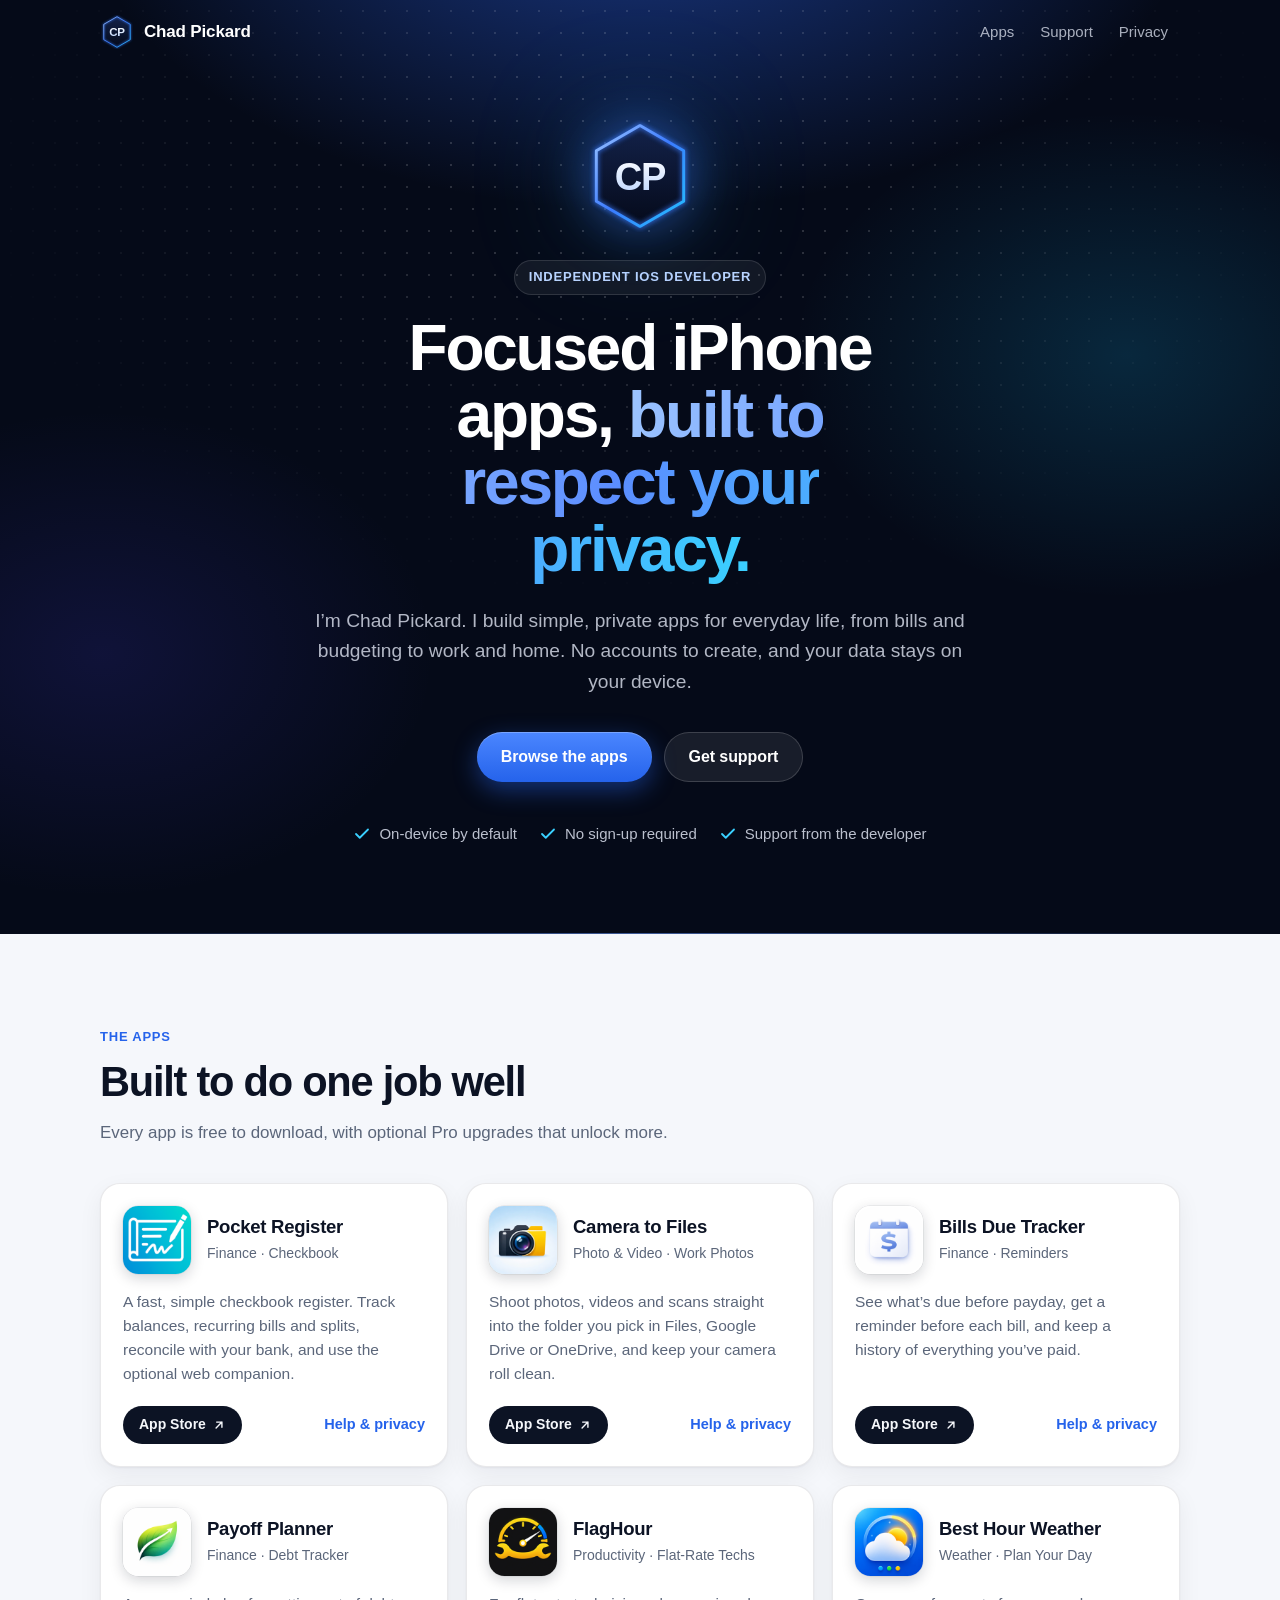
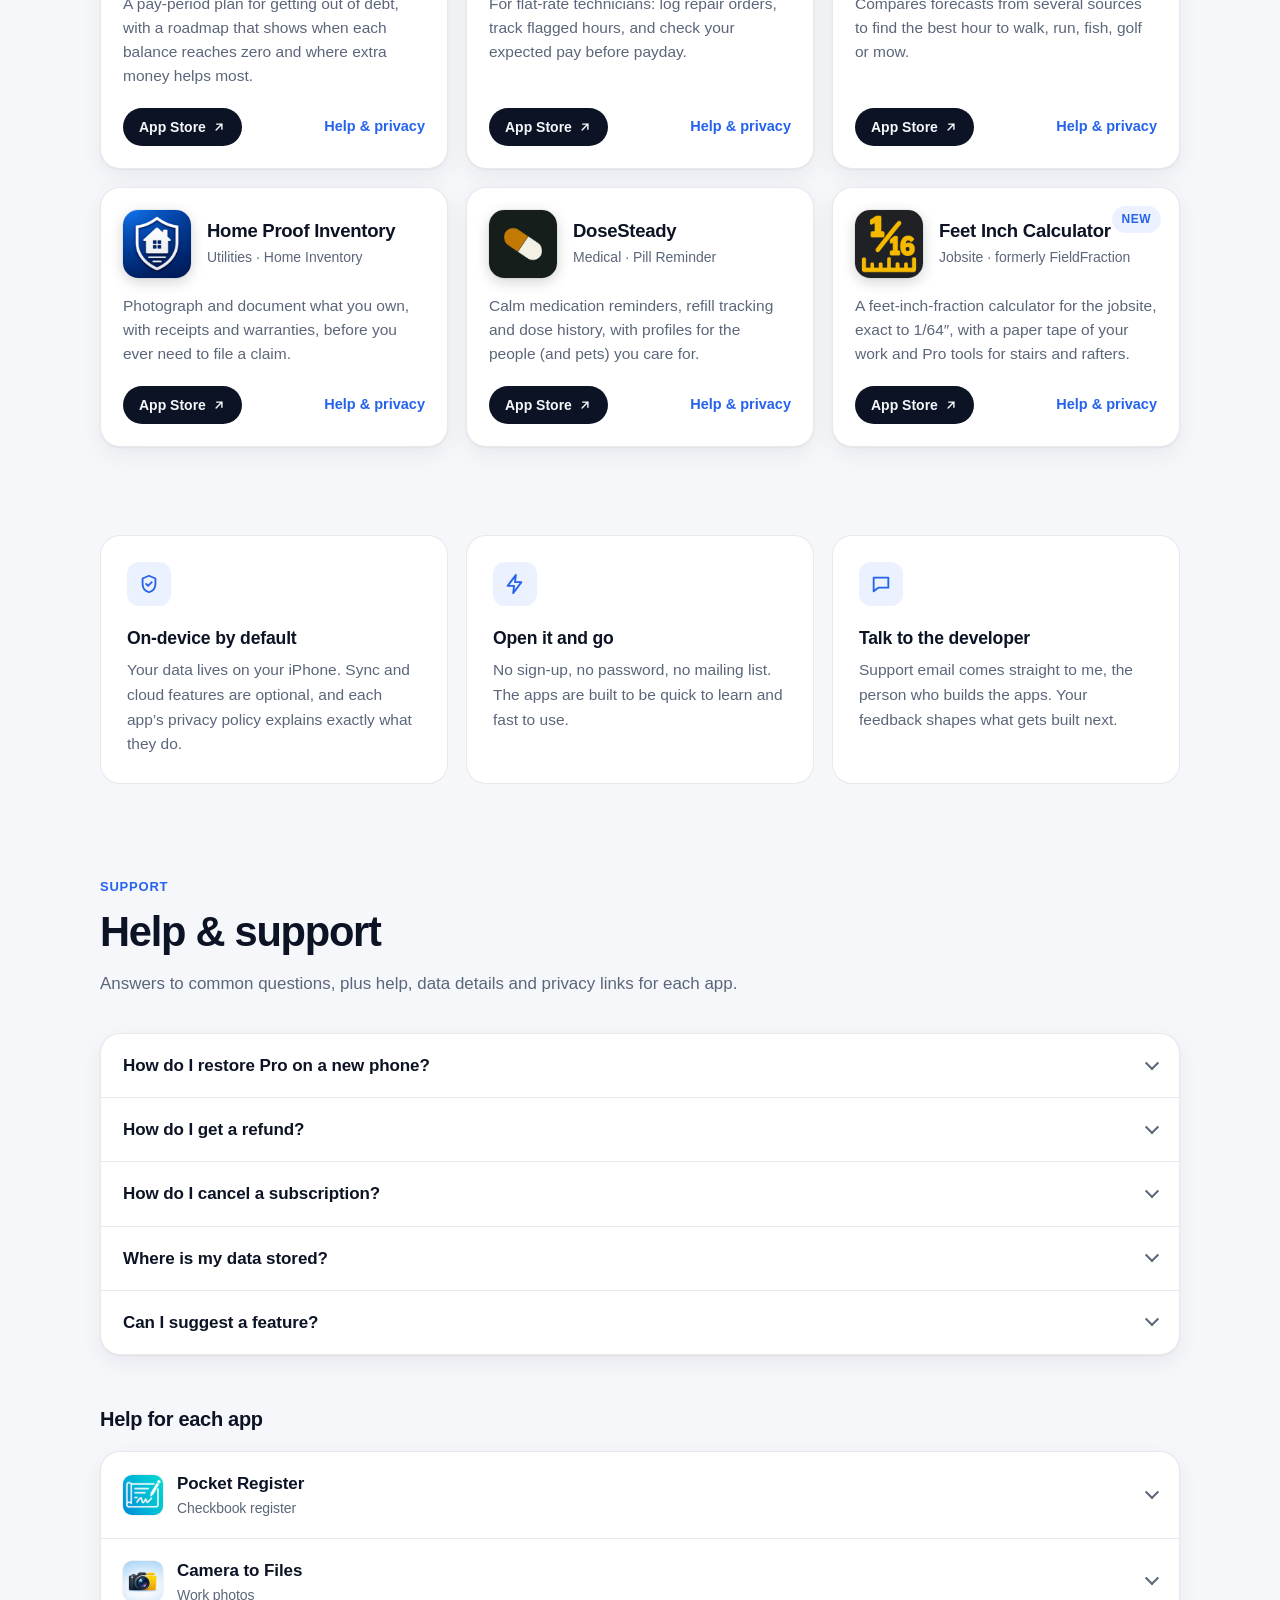
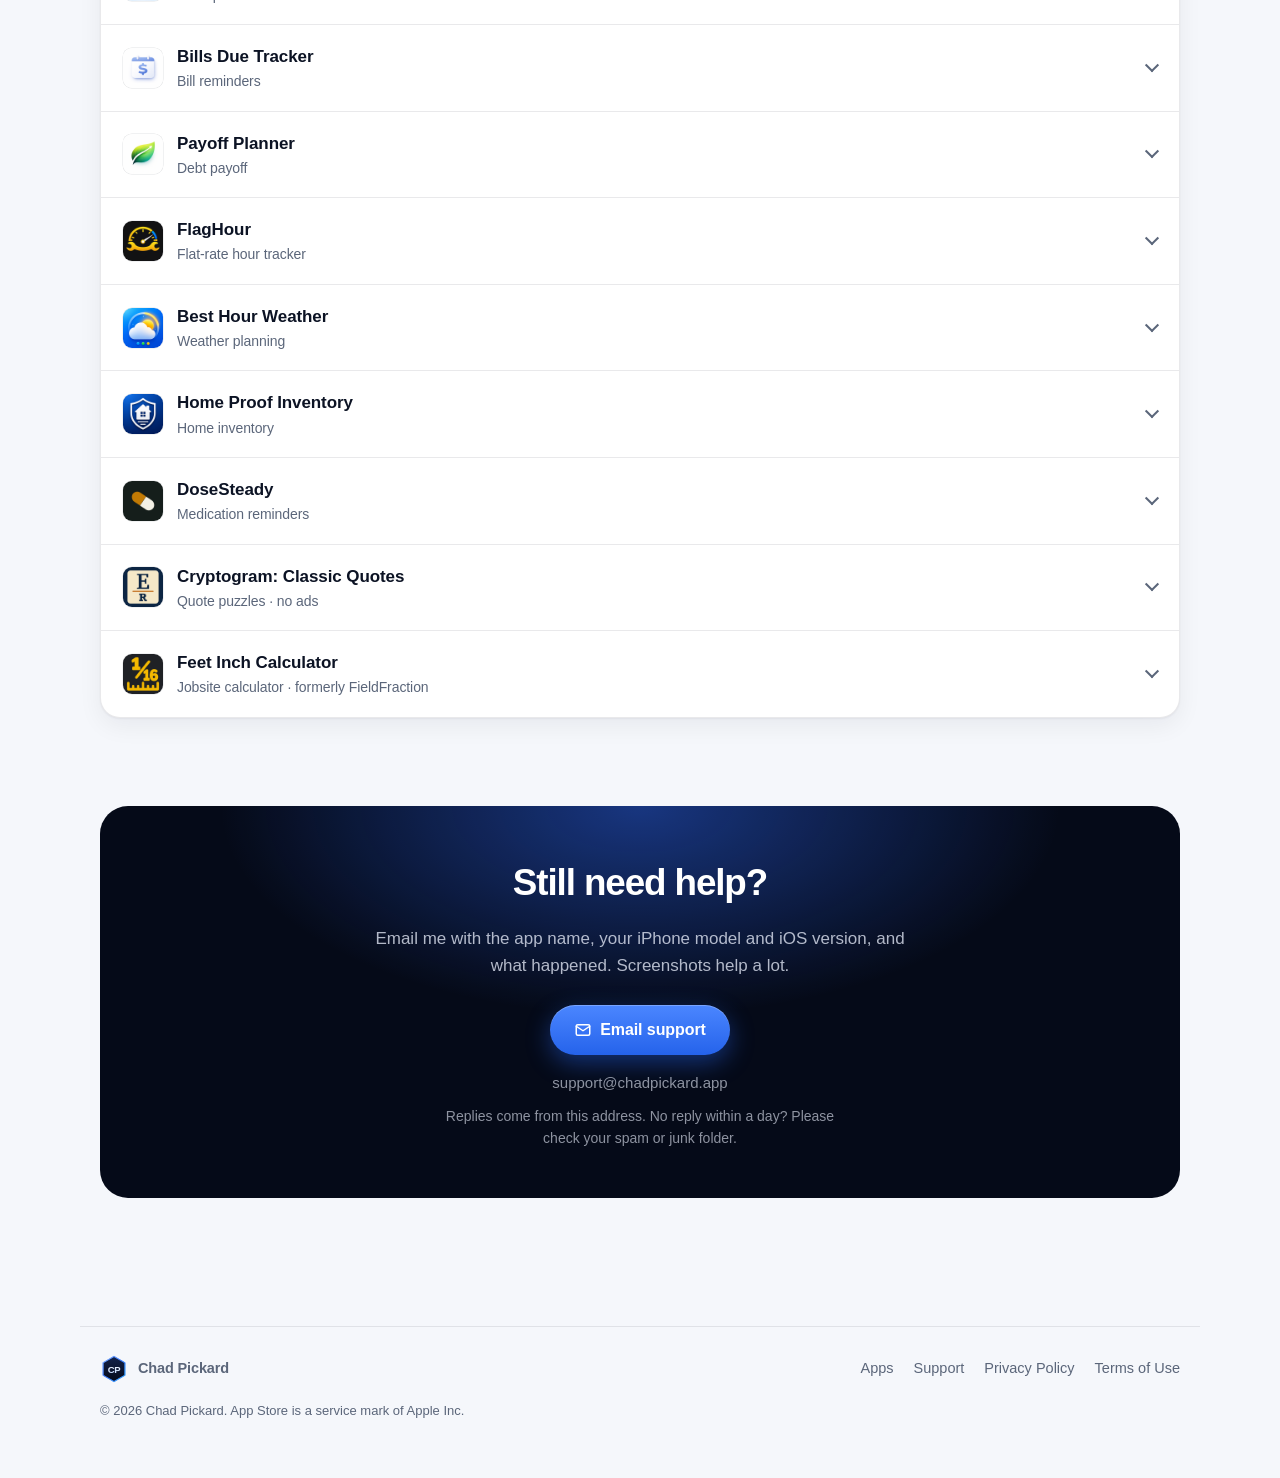
<file: index.html>
<!doctype html>
<html lang="en">
<head>
  <meta charset="utf-8">
  <meta name="viewport" content="width=device-width, initial-scale=1, viewport-fit=cover">
  <title>Chad Pickard · iPhone Apps</title>
  <meta name="description" content="Focused iPhone apps by Chad Pickard: Pocket Register, Camera to Files, Bills Due Tracker, Payoff Planner, FlagHour and more. Support, privacy and help for every app.">
  <meta name="theme-color" content="#050a18">
  <meta property="og:title" content="Chad Pickard · iPhone Apps">
  <meta property="og:description" content="Focused iPhone apps, built to respect your privacy. Support and help for every app.">
  <meta property="og:type" content="website">
  <link rel="icon" href="assets/logo.svg" type="image/svg+xml">
  <link rel="apple-touch-icon" href="assets/apple-touch-icon.png">
  <link rel="stylesheet" href="assets/site.css">
  <script>document.documentElement.classList.add('js')</script>
</head>
<body>

<header class="topbar topbar--dark">
  <div class="wrap topbar-in">
    <a class="brand" href="./"><img src="assets/logo.svg" alt=""><span>Chad Pickard</span></a>
    <nav class="nav" aria-label="Main">
      <a href="#apps">Apps</a>
      <a href="#support">Support</a>
      <a href="privacy-policy.html">Privacy</a>
    </nav>
  </div>
</header>

<main>
  <section class="hero">
    <div class="wrap">
      <img class="hero-logo" src="assets/logo.svg" alt="CP logo">
      <span class="eyebrow">Independent iOS developer</span>
      <h1>Focused iPhone apps, <span class="grad">built to respect your privacy.</span></h1>
      <p class="hero-sub">I’m Chad Pickard. I build simple, private apps for everyday life, from bills and budgeting to work and home. No accounts to create, and your data stays on your device.</p>
      <div class="hero-ctas">
        <a class="btn btn-primary" href="#apps">Browse the apps</a>
        <a class="btn btn-ghost" href="#support">Get support</a>
      </div>
      <ul class="pills">
        <li><svg viewBox="0 0 24 24" fill="none" stroke="currentColor" stroke-width="2.4" stroke-linecap="round" stroke-linejoin="round" aria-hidden="true"><path d="M20 6 9 17l-5-5"/></svg>On-device by default</li>
        <li><svg viewBox="0 0 24 24" fill="none" stroke="currentColor" stroke-width="2.4" stroke-linecap="round" stroke-linejoin="round" aria-hidden="true"><path d="M20 6 9 17l-5-5"/></svg>No sign-up required</li>
        <li><svg viewBox="0 0 24 24" fill="none" stroke="currentColor" stroke-width="2.4" stroke-linecap="round" stroke-linejoin="round" aria-hidden="true"><path d="M20 6 9 17l-5-5"/></svg>Support from the developer</li>
      </ul>
    </div>
  </section>

  <!-- =================== Apps =================== -->
  <section class="section" id="apps">
    <div class="wrap">
      <div class="section-head">
        <span class="eyebrow">The apps</span>
        <h2>Built to do one job well</h2>
        <p>Every app is free to download, with optional Pro upgrades that unlock more.</p>
      </div>

      <div class="apps">
        <article class="app-card reveal">
          <div class="app-top">
            <img class="app-icon" src="assets/icons/pocket-register.png" alt="" width="68" height="68">
            <div><h3>Pocket Register</h3><p class="app-cat">Finance · Checkbook</p></div>
          </div>
          <p class="app-desc">A fast, simple checkbook register. Track balances, recurring bills and splits, reconcile with your bank, and use the optional web companion.</p>
          <div class="app-actions">
            <a class="store" href="https://apps.apple.com/app/id6749550108">App Store <svg viewBox="0 0 24 24" fill="none" stroke="currentColor" stroke-width="2.4" stroke-linecap="round" stroke-linejoin="round" aria-hidden="true"><path d="M7 17 17 7M8 7h9v9"/></svg></a>
            <a class="more" href="#pocket-register">Help &amp; privacy</a>
          </div>
        </article>

        <article class="app-card reveal" style="--d:1">
          <div class="app-top">
            <img class="app-icon" src="assets/icons/camera-to-files.png" alt="" width="68" height="68">
            <div><h3>Camera to Files</h3><p class="app-cat">Photo &amp; Video · Work Photos</p></div>
          </div>
          <p class="app-desc">Shoot photos, videos and scans straight into the folder you pick in Files, Google Drive or OneDrive, and keep your camera roll clean.</p>
          <div class="app-actions">
            <a class="store" href="https://apps.apple.com/app/id6757438740">App Store <svg viewBox="0 0 24 24" fill="none" stroke="currentColor" stroke-width="2.4" stroke-linecap="round" stroke-linejoin="round" aria-hidden="true"><path d="M7 17 17 7M8 7h9v9"/></svg></a>
            <a class="more" href="#shot2file">Help &amp; privacy</a>
          </div>
        </article>

        <article class="app-card reveal" style="--d:2">
          <div class="app-top">
            <img class="app-icon" src="assets/icons/bills-due-tracker.png" alt="" width="68" height="68">
            <div><h3>Bills Due Tracker</h3><p class="app-cat">Finance · Reminders</p></div>
          </div>
          <p class="app-desc">See what’s due before payday, get a reminder before each bill, and keep a history of everything you’ve paid.</p>
          <div class="app-actions">
            <a class="store" href="https://apps.apple.com/app/id6758108155">App Store <svg viewBox="0 0 24 24" fill="none" stroke="currentColor" stroke-width="2.4" stroke-linecap="round" stroke-linejoin="round" aria-hidden="true"><path d="M7 17 17 7M8 7h9v9"/></svg></a>
            <a class="more" href="#bills-due-tracker">Help &amp; privacy</a>
          </div>
        </article>

        <article class="app-card reveal">
          <div class="app-top">
            <img class="app-icon" src="assets/icons/payoff-planner.png" alt="" width="68" height="68">
            <div><h3>Payoff Planner</h3><p class="app-cat">Finance · Debt Tracker</p></div>
          </div>
          <p class="app-desc">A pay-period plan for getting out of debt, with a roadmap that shows when each balance reaches zero and where extra money helps most.</p>
          <div class="app-actions">
            <a class="store" href="https://apps.apple.com/app/id6762224309">App Store <svg viewBox="0 0 24 24" fill="none" stroke="currentColor" stroke-width="2.4" stroke-linecap="round" stroke-linejoin="round" aria-hidden="true"><path d="M7 17 17 7M8 7h9v9"/></svg></a>
            <a class="more" href="#debt-payoff-sprint">Help &amp; privacy</a>
          </div>
        </article>

        <article class="app-card reveal" style="--d:1">
          <div class="app-top">
            <img class="app-icon" src="assets/icons/flaghour.png" alt="" width="68" height="68">
            <div><h3>FlagHour</h3><p class="app-cat">Productivity · Flat-Rate Techs</p></div>
          </div>
          <p class="app-desc">For flat-rate technicians: log repair orders, track flagged hours, and check your expected pay before payday.</p>
          <div class="app-actions">
            <a class="store" href="https://apps.apple.com/app/id6812485562">App Store <svg viewBox="0 0 24 24" fill="none" stroke="currentColor" stroke-width="2.4" stroke-linecap="round" stroke-linejoin="round" aria-hidden="true"><path d="M7 17 17 7M8 7h9v9"/></svg></a>
            <a class="more" href="#flaghour">Help &amp; privacy</a>
          </div>
        </article>

        <article class="app-card reveal" style="--d:2">
          <div class="app-top">
            <img class="app-icon" src="assets/icons/best-hour-weather.png" alt="" width="68" height="68">
            <div><h3>Best Hour Weather</h3><p class="app-cat">Weather · Plan Your Day</p></div>
          </div>
          <p class="app-desc">Compares forecasts from several sources to find the best hour to walk, run, fish, golf or mow.</p>
          <div class="app-actions">
            <a class="store" href="https://apps.apple.com/app/id6763914233">App Store <svg viewBox="0 0 24 24" fill="none" stroke="currentColor" stroke-width="2.4" stroke-linecap="round" stroke-linejoin="round" aria-hidden="true"><path d="M7 17 17 7M8 7h9v9"/></svg></a>
            <a class="more" href="#best-hour-weather">Help &amp; privacy</a>
          </div>
        </article>

        <article class="app-card reveal">
          <div class="app-top">
            <img class="app-icon" src="assets/icons/home-proof-inventory.png" alt="" width="68" height="68">
            <div><h3>Home Proof Inventory</h3><p class="app-cat">Utilities · Home Inventory</p></div>
          </div>
          <p class="app-desc">Photograph and document what you own, with receipts and warranties, before you ever need to file a claim.</p>
          <div class="app-actions">
            <a class="store" href="https://apps.apple.com/app/id6763613138">App Store <svg viewBox="0 0 24 24" fill="none" stroke="currentColor" stroke-width="2.4" stroke-linecap="round" stroke-linejoin="round" aria-hidden="true"><path d="M7 17 17 7M8 7h9v9"/></svg></a>
            <a class="more" href="#homeproof">Help &amp; privacy</a>
          </div>
        </article>

        <article class="app-card reveal" style="--d:1">
          <div class="app-top">
            <img class="app-icon" src="assets/icons/dosesteady.png" alt="" width="68" height="68">
            <div><h3>DoseSteady</h3><p class="app-cat">Medical · Pill Reminder</p></div>
          </div>
          <p class="app-desc">Calm medication reminders, refill tracking and dose history, with profiles for the people (and pets) you care for.</p>
          <div class="app-actions">
            <a class="store" href="https://apps.apple.com/app/id6799980820">App Store <svg viewBox="0 0 24 24" fill="none" stroke="currentColor" stroke-width="2.4" stroke-linecap="round" stroke-linejoin="round" aria-hidden="true"><path d="M7 17 17 7M8 7h9v9"/></svg></a>
            <a class="more" href="#dosesteady">Help &amp; privacy</a>
          </div>
        </article>

        <article class="app-card reveal" style="--d:2">
          <span class="badge-new">New</span>
          <div class="app-top">
            <img class="app-icon" src="assets/icons/fieldfraction.png" alt="" width="68" height="68">
            <div><h3>Feet Inch Calculator</h3><p class="app-cat">Jobsite · formerly FieldFraction</p></div>
          </div>
          <p class="app-desc">A feet-inch-fraction calculator for the jobsite, exact to 1/64″, with a paper tape of your work and Pro tools for stairs and rafters.</p>
          <div class="app-actions">
            <a class="store" href="https://apps.apple.com/app/id6830302583">App Store <svg viewBox="0 0 24 24" fill="none" stroke="currentColor" stroke-width="2.4" stroke-linecap="round" stroke-linejoin="round" aria-hidden="true"><path d="M7 17 17 7M8 7h9v9"/></svg></a>
            <a class="more" href="#fieldfraction">Help &amp; privacy</a>
          </div>
        </article>
      </div>
    </div>
  </section>

  <!-- =================== Values =================== -->
  <section class="section">
    <div class="wrap">
      <div class="values">
        <div class="value reveal">
          <div class="value-icon"><svg viewBox="0 0 24 24" fill="none" stroke="currentColor" stroke-width="2" stroke-linecap="round" stroke-linejoin="round" aria-hidden="true"><path d="M12 3 5 6v6c0 4.5 3 7.7 7 9 4-1.3 7-4.5 7-9V6l-7-3z"/><path d="m9 12 2 2 4-4"/></svg></div>
          <h3>On-device by default</h3>
          <p>Your data lives on your iPhone. Sync and cloud features are optional, and each app’s privacy policy explains exactly what they do.</p>
        </div>
        <div class="value reveal" style="--d:1">
          <div class="value-icon"><svg viewBox="0 0 24 24" fill="none" stroke="currentColor" stroke-width="2" stroke-linecap="round" stroke-linejoin="round" aria-hidden="true"><path d="M13 2 4 14h7l-1 8 9-12h-7l1-8z"/></svg></div>
          <h3>Open it and go</h3>
          <p>No sign-up, no password, no mailing list. The apps are built to be quick to learn and fast to use.</p>
        </div>
        <div class="value reveal" style="--d:2">
          <div class="value-icon"><svg viewBox="0 0 24 24" fill="none" stroke="currentColor" stroke-width="2" stroke-linecap="round" stroke-linejoin="round" aria-hidden="true"><path d="M4 5h16v11H9l-5 4V5z"/></svg></div>
          <h3>Talk to the developer</h3>
          <p>Support email comes straight to me, the person who builds the apps. Your feedback shapes what gets built next.</p>
        </div>
      </div>
    </div>
  </section>

  <!-- =================== Support =================== -->
  <section class="section" id="support">
    <div class="wrap">
      <div class="section-head">
        <span class="eyebrow">Support</span>
        <h2>Help &amp; support</h2>
        <p>Answers to common questions, plus help, data details and privacy links for each app.</p>
      </div>

      <div class="stack">
        <details>
          <summary>How do I restore Pro on a new phone?</summary>
          <div class="detail-body"><p>Open the app’s Settings or Pro screen and tap <strong>Restore Purchases</strong>. Make sure you’re signed in with the same Apple Account you used to buy it.</p></div>
        </details>
        <details>
          <summary>How do I get a refund?</summary>
          <div class="detail-body"><p>All purchases go through Apple, so refunds do too. Request one at <a href="https://reportaproblem.apple.com">reportaproblem.apple.com</a>. I can’t issue refunds directly.</p></div>
        </details>
        <details>
          <summary>How do I cancel a subscription?</summary>
          <div class="detail-body"><p>On your iPhone, open <strong>Settings</strong>, tap your name, then <strong>Subscriptions</strong>. Cancel at least 24 hours before it renews.</p></div>
        </details>
        <details>
          <summary>Where is my data stored?</summary>
          <div class="detail-body"><p>On your iPhone. Some apps offer optional iCloud sync or backup to your own iCloud account, and a few connect to services you choose (like Google Drive). Each app’s details are below and in the <a href="privacy-policy.html">privacy policy</a>.</p></div>
        </details>
        <details>
          <summary>Can I suggest a feature?</summary>
          <div class="detail-body"><p>Yes, please do. Email me with the app name and what you’d like it to do. I read every message.</p></div>
        </details>
      </div>

      <h3 class="help-title">Help for each app</h3>
      <div class="stack">

        <!-- =================== Pocket Register =================== -->
        <details id="pocket-register">
          <summary><img src="assets/icons/pocket-register.png" alt=""><span>Pocket Register<small>Checkbook register</small></span></summary>
          <div class="detail-body">
            <p>A simple, offline-first check register and ledger. Track transactions, recurring bills, splits and reconciling, with optional iCloud sync and a web companion at pocketregister.app.</p>
            <ul class="link-row">
              <li><a href="pocket-register.html">About &amp; FAQ</a></li>
              <li><a href="support-pocket-register.html">Full help guide</a></li>
              <li><a href="https://apps.apple.com/app/id6749550108">App Store</a></li>
              <li><a href="privacy-policy.html#pocket-register">Privacy policy</a></li>
              <li><a href="terms.html">Terms of use</a></li>
            </ul>
            <p class="data-note"><strong>Your data:</strong> Your register is stored on-device. Optional iCloud sync (Pro) uses your private iCloud. Optional web companion sync sends your register to pocketregister.app. The free version shows ads from Google AdMob; the app doesn't ask to track you, but Google may collect limited data to show and measure ads.</p>
          </div>
        </details>

        <!-- =================== Camera to Files =================== -->
        <details id="shot2file">
          <summary><img src="assets/icons/camera-to-files.png" alt=""><span>Camera to Files<small>Work photos</small></span></summary>
          <div class="detail-body">
            <p>A fast way to save photos, videos and scans directly to Files, iCloud Drive, Google Drive or OneDrive. Skip Photos and keep your storage tidy.</p>
            <ul class="link-row">
              <li><a href="camera-to-files.html">About &amp; FAQ</a></li>
              <li><a href="https://apps.apple.com/app/id6757438740">App Store</a></li>
              <li><a href="privacy-policy.html#shot2file">Privacy policy</a></li>
              <li><a href="terms.html">Terms of use</a></li>
            </ul>
            <p class="data-note"><strong>Your data:</strong> Saves to folders you choose. If you connect Google Drive or OneDrive, uploads go straight from your phone to your account. No accounts with us. The free version shows ads from Google AdMob; the app doesn't ask to track you, but Google may collect limited data to show and measure ads.</p>
          </div>
        </details>

        <!-- =================== Bills Due Tracker =================== -->
        <details id="bills-due-tracker">
          <summary><img src="assets/icons/bills-due-tracker.png" alt=""><span>Bills Due Tracker<small>Bill reminders</small></span></summary>
          <div class="detail-body">
            <p>A simple bill tracker to stay on top of due dates, reminders and payment history.</p>
            <ul class="link-row">
              <li><a href="bills-due-tracker.html">About &amp; FAQ</a></li>
              <li><a href="https://apps.apple.com/app/id6758108155">App Store</a></li>
              <li><a href="privacy-policy.html#bills-due-tracker">Privacy policy</a></li>
              <li><a href="terms.html">Terms of use</a></li>
            </ul>
            <p class="data-note"><strong>Your data:</strong> Bill data is stored on-device. Scan a Bill and smart features read text on your device using Apple’s on-device tools. No accounts required. The free version shows ads from Google AdMob; the app doesn't ask to track you, but Google may collect limited data to show and measure ads.</p>
          </div>
        </details>

        <!-- =================== Payoff Planner =================== -->
        <details id="debt-payoff-sprint">
          <summary><img src="assets/icons/payoff-planner.png" alt=""><span>Payoff Planner<small>Debt payoff</small></span></summary>
          <div class="detail-body">
            <p>A debt payoff planner built around your paycheck. See how much extra you can safely put toward debt after bills, minimums and living money, which debt to pay first, and your debt-free date. Works with credit cards, car loans, mortgages and student loans.</p>
            <ul class="link-row">
              <li><a href="https://apps.apple.com/app/id6762224309">App Store</a></li>
              <li><a href="payoff-planner.html">About &amp; FAQ</a></li>
              <li><a href="privacy-policy.html#debt-payoff-sprint">Privacy policy</a></li>
              <li><a href="terms.html">Terms of use</a></li>
            </ul>
            <p class="data-note"><strong>Your data:</strong> Financial data is stored on-device. No bank linking or accounts required. Pro's automatic backups are saved in your own iCloud Drive when it's on. The roadmap may estimate interest for timing, but your balances only change when you update them. No ads (since version 1.4.1). Pro is a one-time purchase.</p>
          </div>
        </details>

        <!-- =================== FlagHour =================== -->
        <details id="flaghour">
          <summary><img src="assets/icons/flaghour.png" alt=""><span>FlagHour<small>Flat-rate hour tracker</small></span></summary>
          <div class="detail-body">
            <p>A flat-rate technician’s hour tracker. Log repair orders, track flagged hours, see your expected pay, set goals and manage pay periods.</p>
            <ul class="link-row">
              <li><a href="https://apps.apple.com/app/id6812485562">App Store</a></li>
              <li><a href="privacy-policy.html#flaghour">Privacy policy</a></li>
              <li><a href="terms.html">Terms of use</a></li>
            </ul>
            <p class="data-note"><strong>Your data:</strong> Repair orders, pay periods, templates and pay plans are stored on-device, and RO scanning reads text on your device. Optional iCloud sync (Pro) uses your private iCloud account. No accounts and no ads. Pro is a subscription or a one-time lifetime purchase.</p>
          </div>
        </details>

        <!-- =================== Best Hour Weather =================== -->
        <details id="best-hour-weather">
          <summary><img src="assets/icons/best-hour-weather.png" alt=""><span>Best Hour Weather<small>Weather planning</small></span></summary>
          <div class="detail-body">
            <p>A weather planning app that finds the best hour to head outside, comparing Apple Weather, Google Weather, OpenWeather, Visual Crossing and the National Weather Service.</p>
            <ul class="link-row">
              <li><a href="https://apps.apple.com/app/id6763914233">App Store</a></li>
              <li><a href="privacy-policy.html#best-hour-weather">Privacy policy</a></li>
              <li><a href="terms.html">Terms of use</a></li>
            </ul>
            <p class="data-note"><strong>Your data:</strong> Forecasts are requested for the location you choose. Settings and preferences stay on-device. The free version shows ads from Google AdMob; the app doesn't ask to track you, but Google may collect limited data to show and measure ads.</p>
          </div>
        </details>

        <!-- =================== Home Proof Inventory =================== -->
        <details id="homeproof">
          <summary><img src="assets/icons/home-proof-inventory.png" alt=""><span>Home Proof Inventory<small>Home inventory</small></span></summary>
          <div class="detail-body">
            <p>A calm home inventory app that helps you document what you own before you need to file a claim.</p>
            <ul class="link-row">
              <li><a href="https://apps.apple.com/app/id6763613138">App Store</a></li>
              <li><a href="privacy-policy.html#homeproof">Privacy policy</a></li>
              <li><a href="terms.html">Terms of use</a></li>
            </ul>
            <p class="data-note"><strong>Your data:</strong> Homes, rooms, items, photos, receipts and warranties are stored on-device. The optional Pro backup saves to your iCloud Drive or Files. No accounts and no ads.</p>
          </div>
        </details>

        <!-- =================== DoseSteady =================== -->
        <details id="dosesteady">
          <summary><img src="assets/icons/dosesteady.png" alt=""><span>DoseSteady<small>Medication reminders</small></span></summary>
          <div class="detail-body">
            <p>A calm, reliable medication reminder and tracker. Manage doses, refills, schedules and health insights, all on-device.</p>
            <ul class="link-row">
              <li><a href="https://apps.apple.com/app/id6799980820">App Store</a></li>
              <li><a href="privacy-policy.html#dosesteady">Privacy policy</a></li>
              <li><a href="terms.html">Terms of use</a></li>
            </ul>
            <p class="data-note"><strong>Your data:</strong> Medication, dose, schedule, refill and symptom data is stored on-device. Medication name searches go to public U.S. government drug databases. Optional Apple Health access only reads what you allow and never leaves your phone. No accounts and no ads.</p>
            <p class="muted">DoseSteady is not a medical device. Always follow your healthcare provider’s instructions.</p>
          </div>
        </details>

        <!-- =================== Cryptogram: Classic Quotes =================== -->
        <details id="cryptograms">
          <summary><img src="assets/icons/cryptograms.png" alt=""><span>Cryptogram: Classic Quotes<small>Quote puzzles · no ads</small></span></summary>
          <div class="detail-body">
            <p>Classic newspaper-style cryptograms: crack the code to reveal a famous quote. A daily puzzle, themed packs, classic stories to decode part by part, and you can scan the cryptogram from your printed newspaper. Quotes come from public-domain books, checked against the original text. Works offline, no ads, no timers.</p>
            <ul class="link-row">
              <li><a href="privacy-policy.html#cryptograms">Privacy policy</a></li>
              <li><a href="terms.html">Terms of use</a></li>
            </ul>
            <p class="faq-sub">How do I restore Pro on a new device?</p>
            <p>Open Settings in the app and tap Restore Purchase, signed in with the same Apple Account you bought it with.</p>
            <p class="faq-sub">When does the daily puzzle change?</p>
            <p>At midnight where you are. The last 7 days are free to play; Pro opens the full archive.</p>
            <p class="faq-sub">Will I lose my streak on a new phone?</p>
            <p>No. If you're signed in to iCloud, your solved puzzles, streak, stats and favorite quotes are backed up to your own iCloud and come back on a new phone, after a reinstall, or on an iPad with the same Apple Account. Puzzles you're partway through stay on the device.</p>
            <p class="faq-sub">How do I add the widget or the daily reminder?</p>
            <p>Widget: touch and hold your Home Screen, tap Edit, then Add Widget, and choose Cryptograms. Reminder: turn on Daily reminder in the app's Settings and pick a time.</p>
            <p class="faq-sub">The scan read a letter wrong.</p>
            <p>Check the letters on the screen before you start and fix any the camera misread. Flat paper and good light help. Scanned puzzles can't be checked or hinted, since the answer is in tomorrow's paper.</p>
            <p class="faq-sub">I think a quote or author is wrong.</p>
            <p>Every quote was checked against the book it comes from, but tell me: email <a href="mailto:support@chadpickard.app">support@chadpickard.app</a> with the quote and I'll look it up.</p>
            <p class="data-note"><strong>Your data:</strong> Progress, your Quote Book and settings stay on your device, with a backup of solved puzzles and favorites in your own iCloud. No data collected, no ads, no account. Pro is a one-time purchase, not a subscription.</p>
          </div>
        </details>

        <!-- =================== Feet Inch Calculator (FieldFraction) =================== -->
        <details id="fieldfraction">
          <summary><img src="assets/icons/fieldfraction.png" alt=""><span>Feet Inch Calculator<small>Jobsite calculator · formerly FieldFraction</small></span></summary>
          <div class="detail-body">
            <p>A feet-inch-fraction construction calculator. Add, subtract, multiply and divide feet, inches and fractions exactly, down to 1/64″, with a paper tape of your work. Pro adds stairs, rafters, pitch and triangle, and materials tools. Works offline.</p>
            <ul class="link-row">
              <li><a href="https://apps.apple.com/app/id6830302583">App Store</a></li>
              <li><a href="privacy-policy.html#fieldfraction">Privacy policy</a></li>
              <li><a href="terms.html">Terms of use</a></li>
            </ul>
            <p class="faq-sub">How do I restore Pro on a new device?</p>
            <p>Open Settings in the app and tap Restore purchase, signed in with the same Apple Account you bought it with.</p>
            <p class="faq-sub">How exact are the results?</p>
            <p>Math is done in exact fractions. When a result is shown at your chosen fraction (for example 1/16″), the app tells you how much it rounded. Change the smallest fraction in Settings.</p>
            <p class="faq-sub">Can I rely on the stair and rafter results?</p>
            <p>Feet Inch Calculator is a calculation aid. Always check your measurements and your local building code before you cut or build.</p>
            <p class="faq-sub">Something looks wrong?</p>
            <p>Email <a href="mailto:support@chadpickard.app">support@chadpickard.app</a> with the numbers you entered and the result you expected.</p>
            <p class="data-note"><strong>Your data:</strong> Calculations, tape history and settings stay on-device. No data collected, no ads, no account. Pro is a one-time purchase, not a subscription.</p>
          </div>
        </details>
      </div>
    </div>
  </section>

  <!-- =================== Contact =================== -->
  <section class="section" id="contact">
    <div class="wrap">
      <div class="contact reveal">
        <h2>Still need help?</h2>
        <p>Email me with the app name, your iPhone model and iOS version, and what happened. Screenshots help a lot.</p>
        <a class="btn btn-primary" href="mailto:support@chadpickard.app?subject=App%20support">
          <svg viewBox="0 0 24 24" fill="none" stroke="currentColor" stroke-width="2" stroke-linecap="round" stroke-linejoin="round" aria-hidden="true"><rect x="3" y="5" width="18" height="14" rx="2"/><path d="m3 7 9 6 9-6"/></svg>
          Email support
        </a>
        <span class="addr">support@chadpickard.app</span>
        <span class="note">Replies come from this address. No reply within a day? Please check your spam or junk folder.</span>
      </div>
    </div>
  </section>
</main>

<footer class="footer">
  <div class="wrap footer-in">
    <a class="brand" href="./"><img src="assets/logo.svg" alt=""><span>Chad Pickard</span></a>
    <nav aria-label="Footer">
      <a href="#apps">Apps</a>
      <a href="#support">Support</a>
      <a href="privacy-policy.html">Privacy Policy</a>
      <a href="terms.html">Terms of Use</a>
    </nav>
    <p class="fine">© <span id="year">2026</span> Chad Pickard. App Store is a service mark of Apple Inc.</p>
  </div>
</footer>

<script src="assets/site.js"></script>
</body>
</html>
</file>
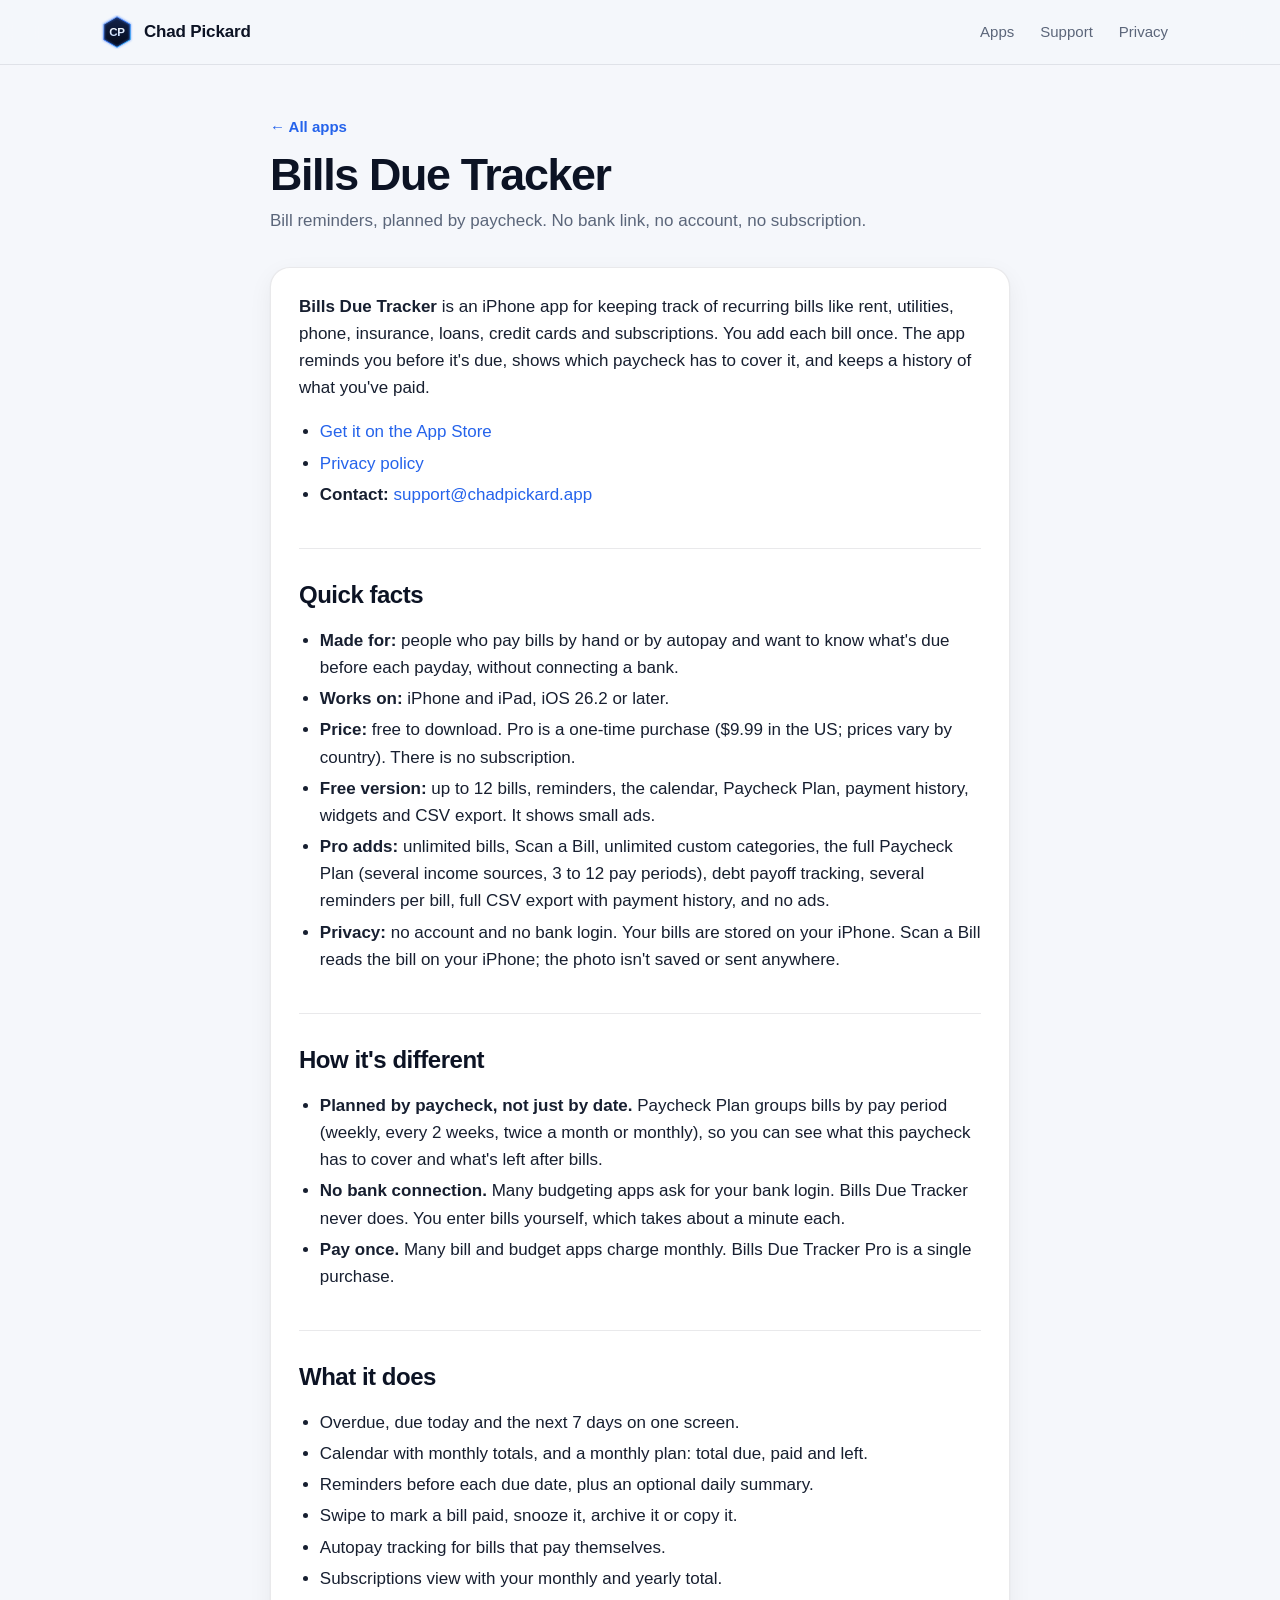
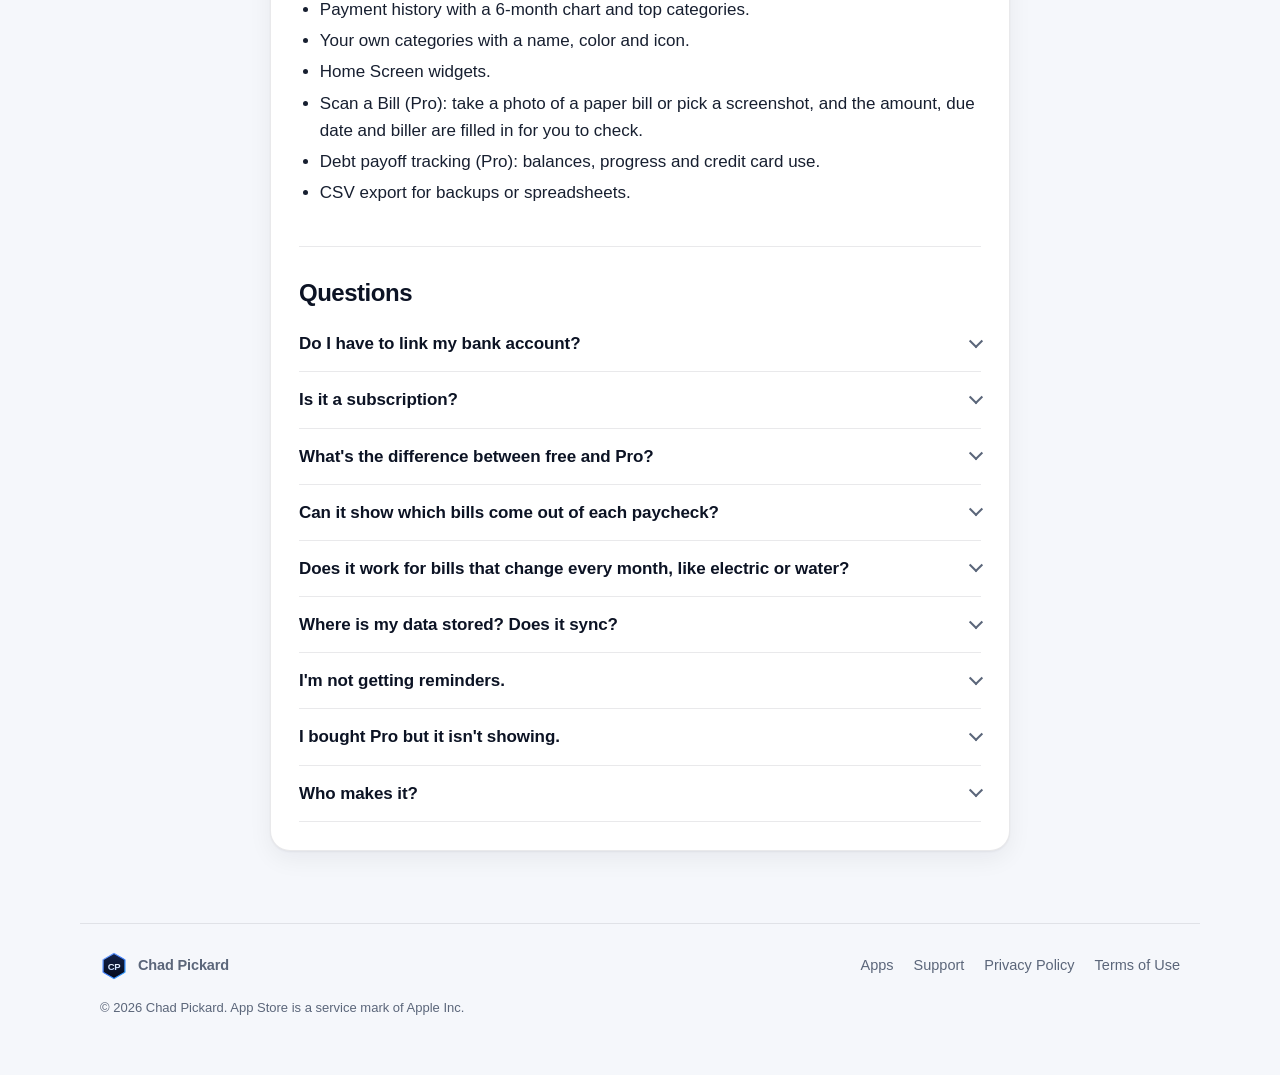
<file: bills-due-tracker.html>
<!doctype html>
<html lang="en">
<head>
  <meta charset="utf-8">
  <meta name="viewport" content="width=device-width, initial-scale=1, viewport-fit=cover">
  <title>Bills Due Tracker: Bill Reminders by Paycheck · Chad Pickard</title>
  <meta name="description" content="Bills Due Tracker is an iPhone bill tracker that shows which bills each paycheck has to cover, reminds you before due dates, and never links to your bank. Free to start; Pro is a one-time purchase.">
  <meta name="theme-color" content="#050a18">
  <link rel="canonical" href="https://chadpickard.app/bills-due-tracker.html">
  <link rel="icon" href="assets/logo.svg" type="image/svg+xml">
  <link rel="apple-touch-icon" href="assets/apple-touch-icon.png">
  <link rel="stylesheet" href="assets/site.css">
  <script type="application/ld+json">
  {
    "@context": "https://schema.org",
    "@type": "SoftwareApplication",
    "name": "Bills Due Tracker: Reminders",
    "operatingSystem": "iOS 26.2 or later (iPhone and iPad)",
    "applicationCategory": "FinanceApplication",
    "url": "https://chadpickard.app/bills-due-tracker.html",
    "downloadUrl": "https://apps.apple.com/app/id6758108155",
    "author": { "@type": "Person", "name": "Chad Pickard", "url": "https://chadpickard.app/" },
    "offers": { "@type": "Offer", "price": "0", "priceCurrency": "USD", "description": "Free download. Pro is a one-time in-app purchase ($9.99 in the US), not a subscription." },
    "description": "Bill tracker for iPhone that groups bills by paycheck, sends reminders before due dates, and works without linking a bank account."
  }
  </script>
</head>
<body>

<header class="topbar">
  <div class="wrap topbar-in">
    <a class="brand" href="./"><img src="assets/logo.svg" alt=""><span>Chad Pickard</span></a>
    <nav class="nav" aria-label="Main">
      <a href="./#apps">Apps</a>
      <a href="./#support">Support</a>
      <a href="privacy-policy.html">Privacy</a>
    </nav>
  </div>
</header>

<main class="wrap doc">
  <div class="doc-head">
    <a class="back" href="./#bills-due-tracker">&larr; All apps</a>
    <h1>Bills Due Tracker</h1>
    <p>Bill reminders, planned by paycheck. No bank link, no account, no subscription.</p>
  </div>
  <div class="prose">

<p><strong>Bills Due Tracker</strong> is an iPhone app for keeping track of recurring bills like rent, utilities, phone, insurance, loans, credit cards and subscriptions. You add each bill once. The app reminds you before it's due, shows which paycheck has to cover it, and keeps a history of what you've paid.</p>

<ul>
  <li><a href="https://apps.apple.com/app/id6758108155">Get it on the App Store</a></li>
  <li><a href="privacy-policy.html#bills-due-tracker">Privacy policy</a></li>
  <li><strong>Contact:</strong> <a href="mailto:support@chadpickard.app">support@chadpickard.app</a></li>
</ul>

<h2>Quick facts</h2>
<ul>
  <li><strong>Made for:</strong> people who pay bills by hand or by autopay and want to know what's due before each payday, without connecting a bank.</li>
  <li><strong>Works on:</strong> iPhone and iPad, iOS 26.2 or later.</li>
  <li><strong>Price:</strong> free to download. Pro is a one-time purchase ($9.99 in the US; prices vary by country). There is no subscription.</li>
  <li><strong>Free version:</strong> up to 12 bills, reminders, the calendar, Paycheck Plan, payment history, widgets and CSV export. It shows small ads.</li>
  <li><strong>Pro adds:</strong> unlimited bills, Scan a Bill, unlimited custom categories, the full Paycheck Plan (several income sources, 3 to 12 pay periods), debt payoff tracking, several reminders per bill, full CSV export with payment history, and no ads.</li>
  <li><strong>Privacy:</strong> no account and no bank login. Your bills are stored on your iPhone. Scan a Bill reads the bill on your iPhone; the photo isn't saved or sent anywhere.</li>
</ul>

<h2>How it's different</h2>
<ul>
  <li><strong>Planned by paycheck, not just by date.</strong> Paycheck Plan groups bills by pay period (weekly, every 2 weeks, twice a month or monthly), so you can see what this paycheck has to cover and what's left after bills.</li>
  <li><strong>No bank connection.</strong> Many budgeting apps ask for your bank login. Bills Due Tracker never does. You enter bills yourself, which takes about a minute each.</li>
  <li><strong>Pay once.</strong> Many bill and budget apps charge monthly. Bills Due Tracker Pro is a single purchase.</li>
</ul>

<h2>What it does</h2>
<ul>
  <li>Overdue, due today and the next 7 days on one screen.</li>
  <li>Calendar with monthly totals, and a monthly plan: total due, paid and left.</li>
  <li>Reminders before each due date, plus an optional daily summary.</li>
  <li>Swipe to mark a bill paid, snooze it, archive it or copy it.</li>
  <li>Autopay tracking for bills that pay themselves.</li>
  <li>Subscriptions view with your monthly and yearly total.</li>
  <li>Payment history with a 6-month chart and top categories.</li>
  <li>Your own categories with a name, color and icon.</li>
  <li>Home Screen widgets.</li>
  <li>Scan a Bill (Pro): take a photo of a paper bill or pick a screenshot, and the amount, due date and biller are filled in for you to check.</li>
  <li>Debt payoff tracking (Pro): balances, progress and credit card use.</li>
  <li>CSV export for backups or spreadsheets.</li>
</ul>

<h2>Questions</h2>

<details>
  <summary>Do I have to link my bank account?</summary>
  <p>No. Bills Due Tracker never asks for a bank login. You type in each bill (or scan it with Pro) and mark it paid when you pay it.</p>
</details>

<details>
  <summary>Is it a subscription?</summary>
  <p>No. The app is free to download, and Pro is a one-time in-app purchase that unlocks everything for good.</p>
</details>

<details>
  <summary>What's the difference between free and Pro?</summary>
  <p>Free covers up to 12 bills with reminders, the calendar, Paycheck Plan, history, widgets and CSV export, with small ads. Pro removes the limit and the ads and adds Scan a Bill, unlimited categories, the full Paycheck Plan, debt payoff tracking, several reminders per bill and full CSV export.</p>
</details>

<details>
  <summary>Can it show which bills come out of each paycheck?</summary>
  <p>Yes. Set how often you're paid in Paycheck Plan and it groups your bills by pay period, with the amount left after bills. Pro adds more than one income source and up to 12 pay periods ahead.</p>
</details>

<details>
  <summary>Does it work for bills that change every month, like electric or water?</summary>
  <p>Yes. Set the bill's amount as variable and enter an estimate. When you mark it paid, you enter what you actually paid, and that goes into your payment history. With Pro, Scan a Bill reads the amount from the paper bill or a screenshot.</p>
</details>

<details>
  <summary>Where is my data stored? Does it sync?</summary>
  <p>Your bills stay on your iPhone and are included in your normal iPhone backup. There is no account and no cloud sync between devices. Use CSV export to keep a copy or open your bills in a spreadsheet.</p>
</details>

<details>
  <summary>I'm not getting reminders.</summary>
  <p>Check Settings &gt; Notifications &gt; Bills Due Tracker and make sure notifications are allowed. Focus modes can also hide them. Then open the app once so it can schedule upcoming reminders again.</p>
</details>

<details>
  <summary>I bought Pro but it isn't showing.</summary>
  <p>Open the Pro screen in the app and tap Restore Purchases while signed in with the same Apple Account you bought it with. If that doesn't work, email <a href="mailto:support@chadpickard.app">support@chadpickard.app</a>.</p>
</details>

<details>
  <summary>Who makes it?</summary>
  <p>Chad Pickard, an independent developer in the US. Questions and ideas go to <a href="mailto:support@chadpickard.app">support@chadpickard.app</a>, and every email gets a reply.</p>
</details>

  </div>
</main>

<footer class="footer">
  <div class="wrap footer-in">
    <a class="brand" href="./"><img src="assets/logo.svg" alt=""><span>Chad Pickard</span></a>
    <nav aria-label="Footer">
      <a href="./#apps">Apps</a>
      <a href="./#support">Support</a>
      <a href="privacy-policy.html">Privacy Policy</a>
      <a href="terms.html">Terms of Use</a>
    </nav>
    <p class="fine">© <span id="year">2026</span> Chad Pickard. App Store is a service mark of Apple Inc.</p>
  </div>
</footer>

<script src="assets/site.js"></script>
</body>
</html>
</file>
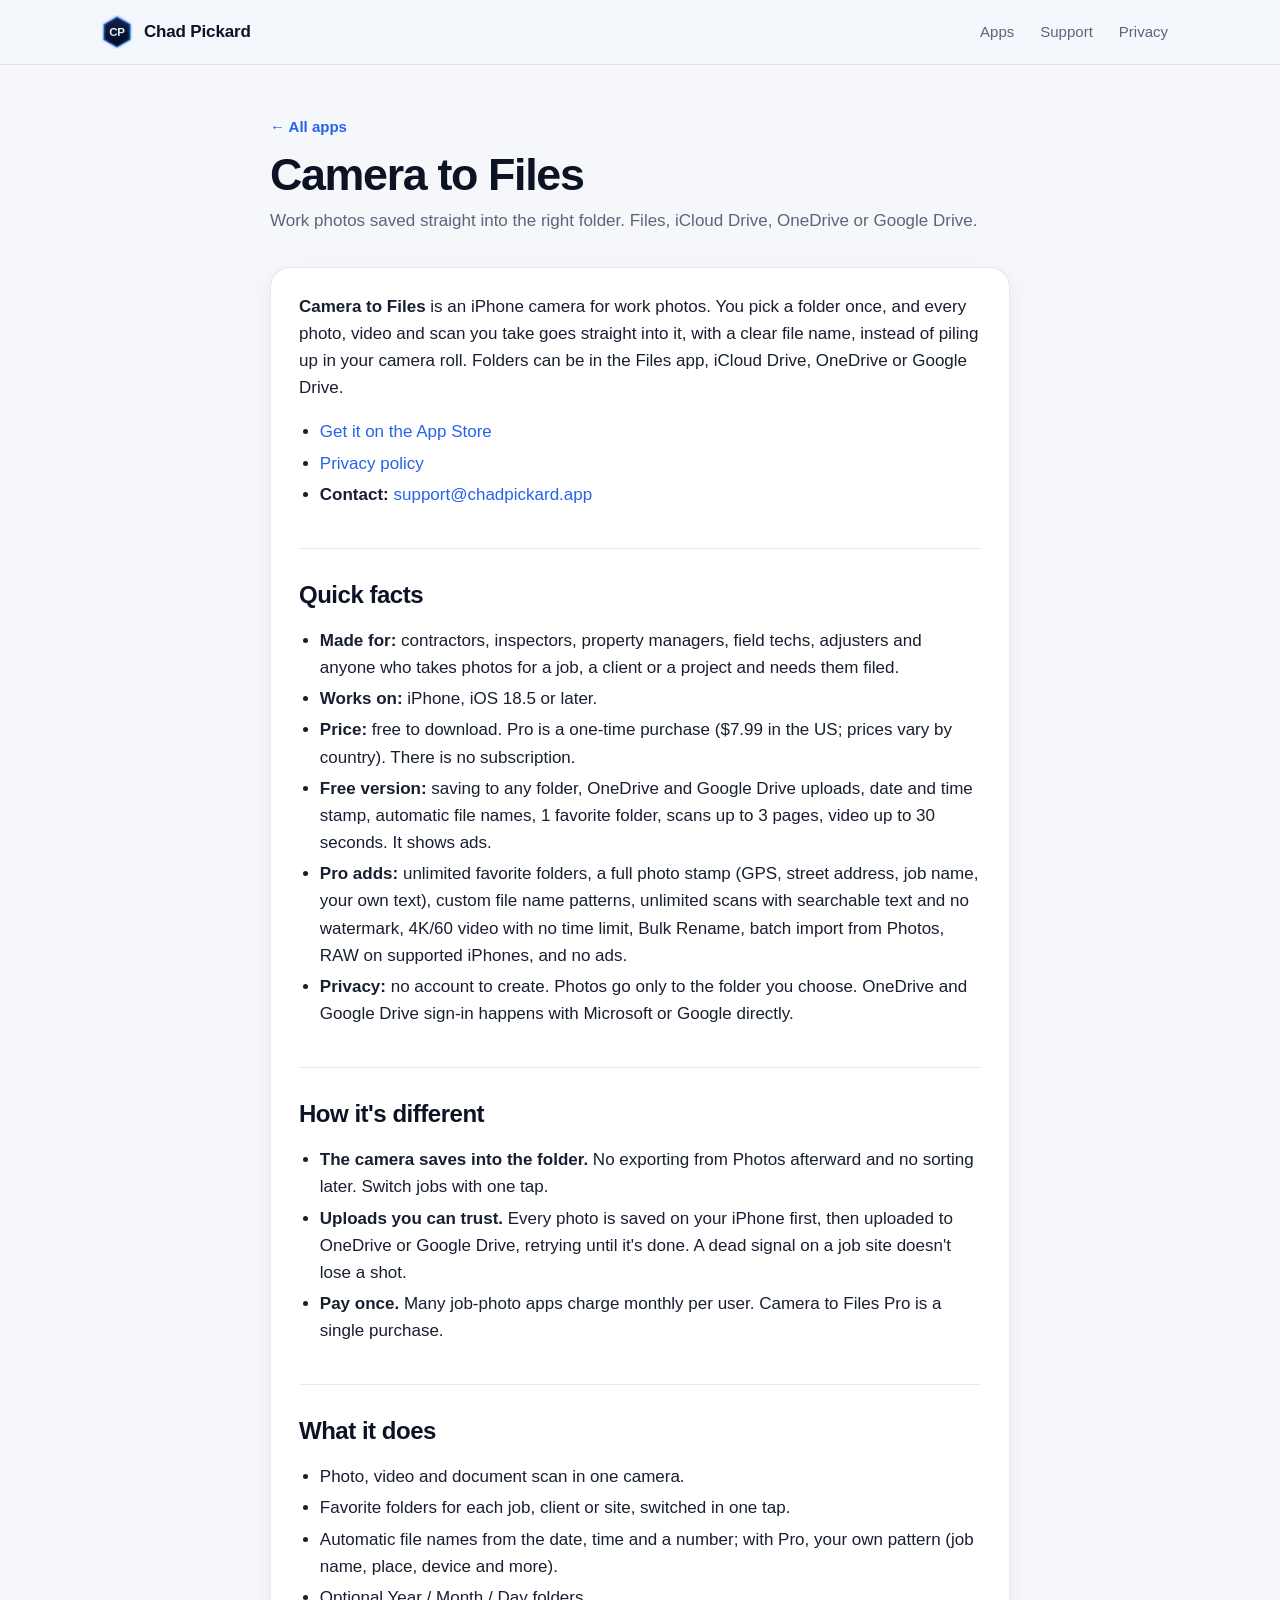
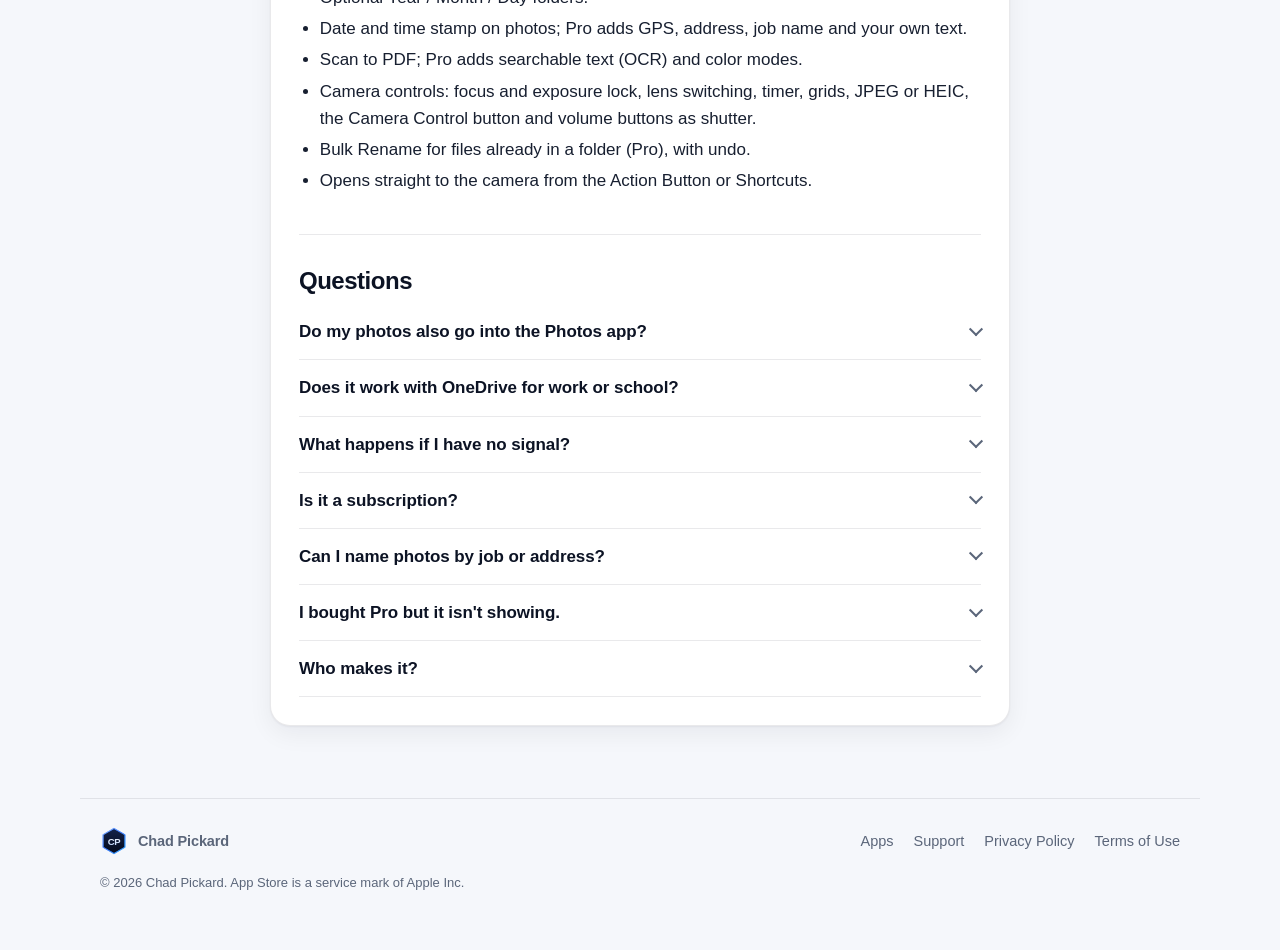
<file: camera-to-files.html>
<!doctype html>
<html lang="en">
<head>
  <meta charset="utf-8">
  <meta name="viewport" content="width=device-width, initial-scale=1, viewport-fit=cover">
  <title>Camera to Files: Work Photos Saved to Folders · Chad Pickard</title>
  <meta name="description" content="Camera to Files is an iPhone camera that saves work photos, videos and scans straight into a folder in Files, iCloud Drive, OneDrive or Google Drive. Free to start; Pro is a one-time purchase.">
  <meta name="theme-color" content="#050a18">
  <link rel="canonical" href="https://chadpickard.app/camera-to-files.html">
  <link rel="icon" href="assets/logo.svg" type="image/svg+xml">
  <link rel="apple-touch-icon" href="assets/apple-touch-icon.png">
  <link rel="stylesheet" href="assets/site.css">
  <script type="application/ld+json">
  {
    "@context": "https://schema.org",
    "@type": "SoftwareApplication",
    "name": "Camera to Files: Work Photos",
    "operatingSystem": "iOS 18.5 or later (iPhone)",
    "applicationCategory": "PhotographyApplication",
    "url": "https://chadpickard.app/camera-to-files.html",
    "downloadUrl": "https://apps.apple.com/app/id6757438740",
    "author": { "@type": "Person", "name": "Chad Pickard", "url": "https://chadpickard.app/" },
    "offers": { "@type": "Offer", "price": "0", "priceCurrency": "USD", "description": "Free download. Pro is a one-time in-app purchase ($7.99 in the US), not a subscription." },
    "description": "iPhone camera that saves work photos, videos and scans straight into a chosen folder in Files, iCloud Drive, OneDrive or Google Drive, with clear file names and an optional date and GPS stamp."
  }
  </script>
</head>
<body>

<header class="topbar">
  <div class="wrap topbar-in">
    <a class="brand" href="./"><img src="assets/logo.svg" alt=""><span>Chad Pickard</span></a>
    <nav class="nav" aria-label="Main">
      <a href="./#apps">Apps</a>
      <a href="./#support">Support</a>
      <a href="privacy-policy.html">Privacy</a>
    </nav>
  </div>
</header>

<main class="wrap doc">
  <div class="doc-head">
    <a class="back" href="./#shot2file">&larr; All apps</a>
    <h1>Camera to Files</h1>
    <p>Work photos saved straight into the right folder. Files, iCloud Drive, OneDrive or Google Drive.</p>
  </div>
  <div class="prose">

<p><strong>Camera to Files</strong> is an iPhone camera for work photos. You pick a folder once, and every photo, video and scan you take goes straight into it, with a clear file name, instead of piling up in your camera roll. Folders can be in the Files app, iCloud Drive, OneDrive or Google Drive.</p>

<ul>
  <li><a href="https://apps.apple.com/app/id6757438740">Get it on the App Store</a></li>
  <li><a href="privacy-policy.html#camera-to-files">Privacy policy</a></li>
  <li><strong>Contact:</strong> <a href="mailto:support@chadpickard.app">support@chadpickard.app</a></li>
</ul>

<h2>Quick facts</h2>
<ul>
  <li><strong>Made for:</strong> contractors, inspectors, property managers, field techs, adjusters and anyone who takes photos for a job, a client or a project and needs them filed.</li>
  <li><strong>Works on:</strong> iPhone, iOS 18.5 or later.</li>
  <li><strong>Price:</strong> free to download. Pro is a one-time purchase ($7.99 in the US; prices vary by country). There is no subscription.</li>
  <li><strong>Free version:</strong> saving to any folder, OneDrive and Google Drive uploads, date and time stamp, automatic file names, 1 favorite folder, scans up to 3 pages, video up to 30 seconds. It shows ads.</li>
  <li><strong>Pro adds:</strong> unlimited favorite folders, a full photo stamp (GPS, street address, job name, your own text), custom file name patterns, unlimited scans with searchable text and no watermark, 4K/60 video with no time limit, Bulk Rename, batch import from Photos, RAW on supported iPhones, and no ads.</li>
  <li><strong>Privacy:</strong> no account to create. Photos go only to the folder you choose. OneDrive and Google Drive sign-in happens with Microsoft or Google directly.</li>
</ul>

<h2>How it's different</h2>
<ul>
  <li><strong>The camera saves into the folder.</strong> No exporting from Photos afterward and no sorting later. Switch jobs with one tap.</li>
  <li><strong>Uploads you can trust.</strong> Every photo is saved on your iPhone first, then uploaded to OneDrive or Google Drive, retrying until it's done. A dead signal on a job site doesn't lose a shot.</li>
  <li><strong>Pay once.</strong> Many job-photo apps charge monthly per user. Camera to Files Pro is a single purchase.</li>
</ul>

<h2>What it does</h2>
<ul>
  <li>Photo, video and document scan in one camera.</li>
  <li>Favorite folders for each job, client or site, switched in one tap.</li>
  <li>Automatic file names from the date, time and a number; with Pro, your own pattern (job name, place, device and more).</li>
  <li>Optional Year / Month / Day folders.</li>
  <li>Date and time stamp on photos; Pro adds GPS, address, job name and your own text.</li>
  <li>Scan to PDF; Pro adds searchable text (OCR) and color modes.</li>
  <li>Camera controls: focus and exposure lock, lens switching, timer, grids, JPEG or HEIC, the Camera Control button and volume buttons as shutter.</li>
  <li>Bulk Rename for files already in a folder (Pro), with undo.</li>
  <li>Opens straight to the camera from the Action Button or Shortcuts.</li>
</ul>

<h2>Questions</h2>

<details>
  <summary>Do my photos also go into the Photos app?</summary>
  <p>No. Photos save only to the folder you pick, so your camera roll stays personal.</p>
</details>

<details>
  <summary>Does it work with OneDrive for work or school?</summary>
  <p>Yes. It uploads to OneDrive Personal and OneDrive for work or school (Business), and to Google Drive. You can also use any folder the Files app can reach, such as iCloud Drive or a drive provider's folder.</p>
</details>

<details>
  <summary>What happens if I have no signal?</summary>
  <p>The photo is saved on your iPhone first and waits in the Uploads list. It uploads when you're back online and keeps retrying until it's done.</p>
</details>

<details>
  <summary>Is it a subscription?</summary>
  <p>No. The app is free to download, and Pro is a one-time in-app purchase that unlocks everything for good. You can also watch a short ad for a 15-minute Pro preview once a day.</p>
</details>

<details>
  <summary>Can I name photos by job or address?</summary>
  <p>Yes. Free names files by date, time and number. Pro lets you build your own pattern, for example the job name, date and a sequence number.</p>
</details>

<details>
  <summary>I bought Pro but it isn't showing.</summary>
  <p>Use Restore Purchases in the app's settings while signed in with the same Apple Account you bought it with. If that doesn't work, email <a href="mailto:support@chadpickard.app">support@chadpickard.app</a>.</p>
</details>

<details>
  <summary>Who makes it?</summary>
  <p>Chad Pickard, an independent developer in the US. Questions and ideas go to <a href="mailto:support@chadpickard.app">support@chadpickard.app</a>, and every email gets a reply.</p>
</details>

  </div>
</main>

<footer class="footer">
  <div class="wrap footer-in">
    <a class="brand" href="./"><img src="assets/logo.svg" alt=""><span>Chad Pickard</span></a>
    <nav aria-label="Footer">
      <a href="./#apps">Apps</a>
      <a href="./#support">Support</a>
      <a href="privacy-policy.html">Privacy Policy</a>
      <a href="terms.html">Terms of Use</a>
    </nav>
    <p class="fine">© <span id="year">2026</span> Chad Pickard. App Store is a service mark of Apple Inc.</p>
  </div>
</footer>

<script src="assets/site.js"></script>
</body>
</html>
</file>
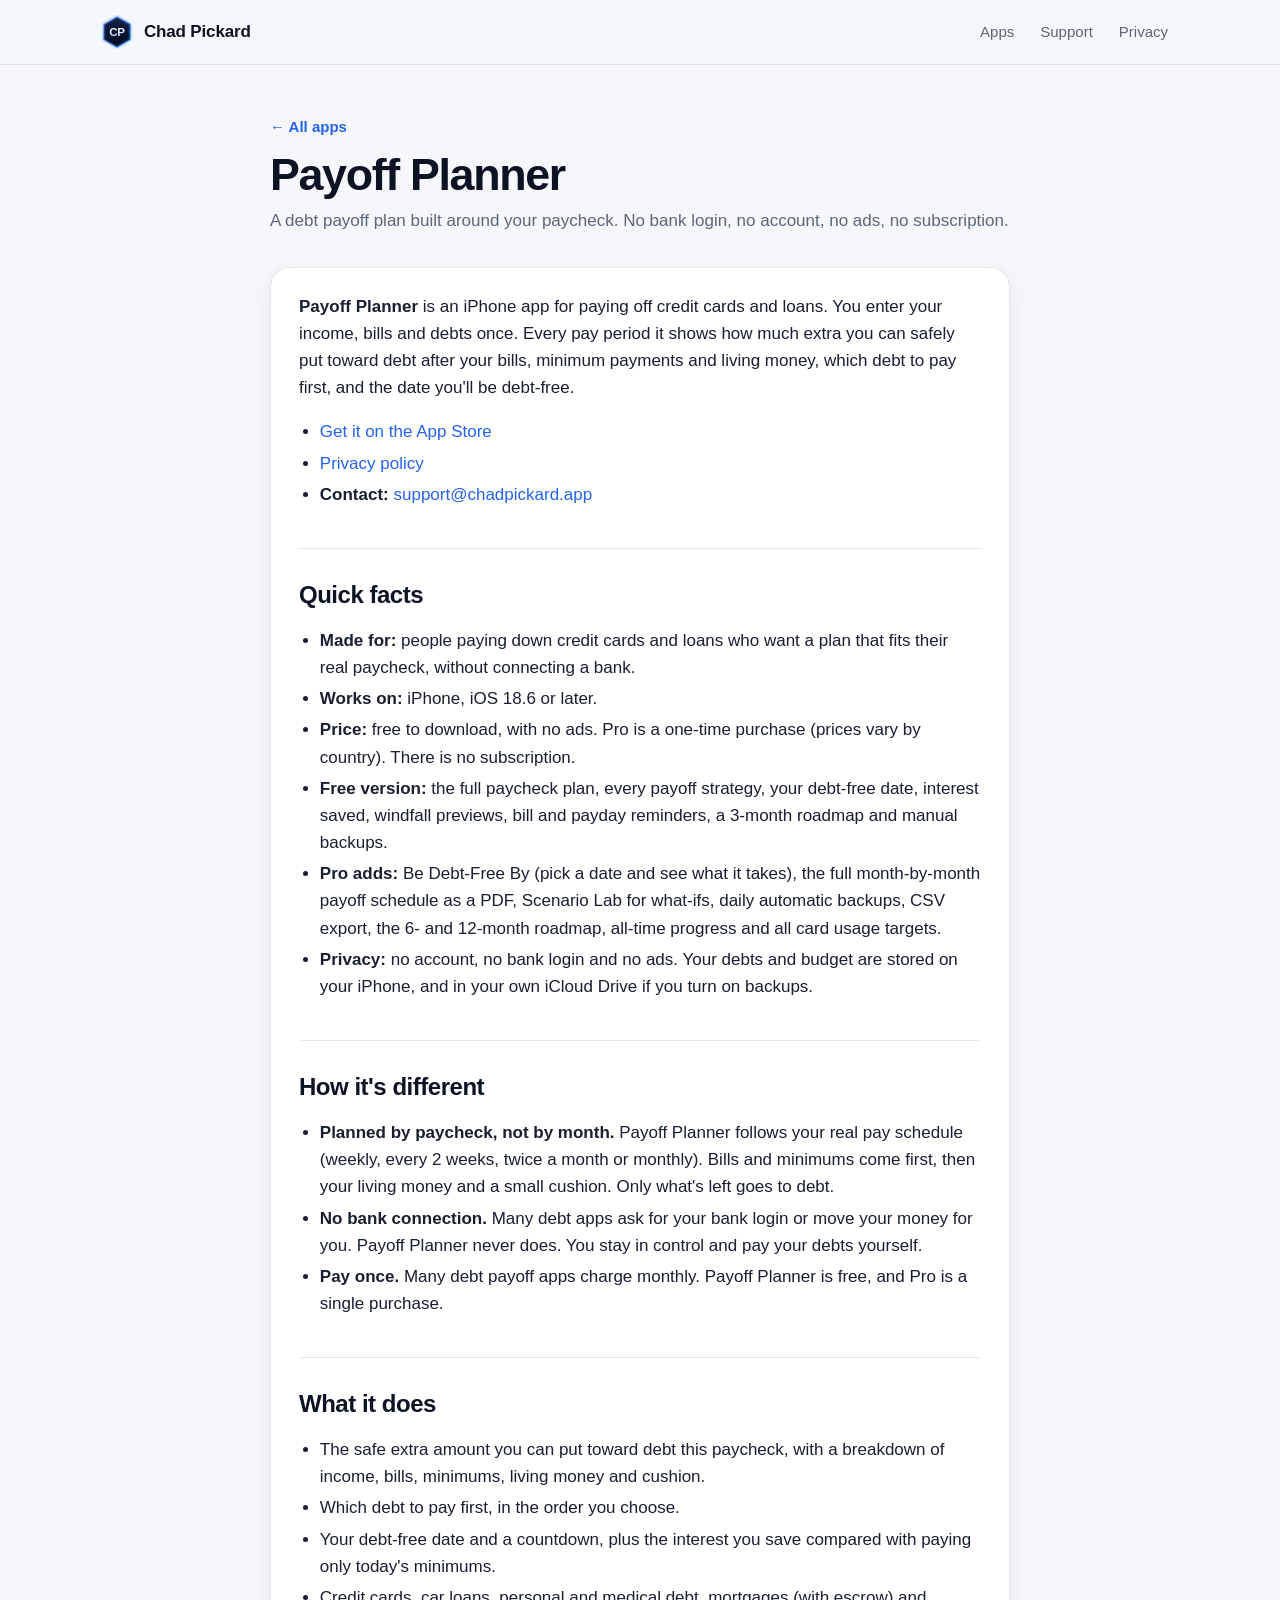
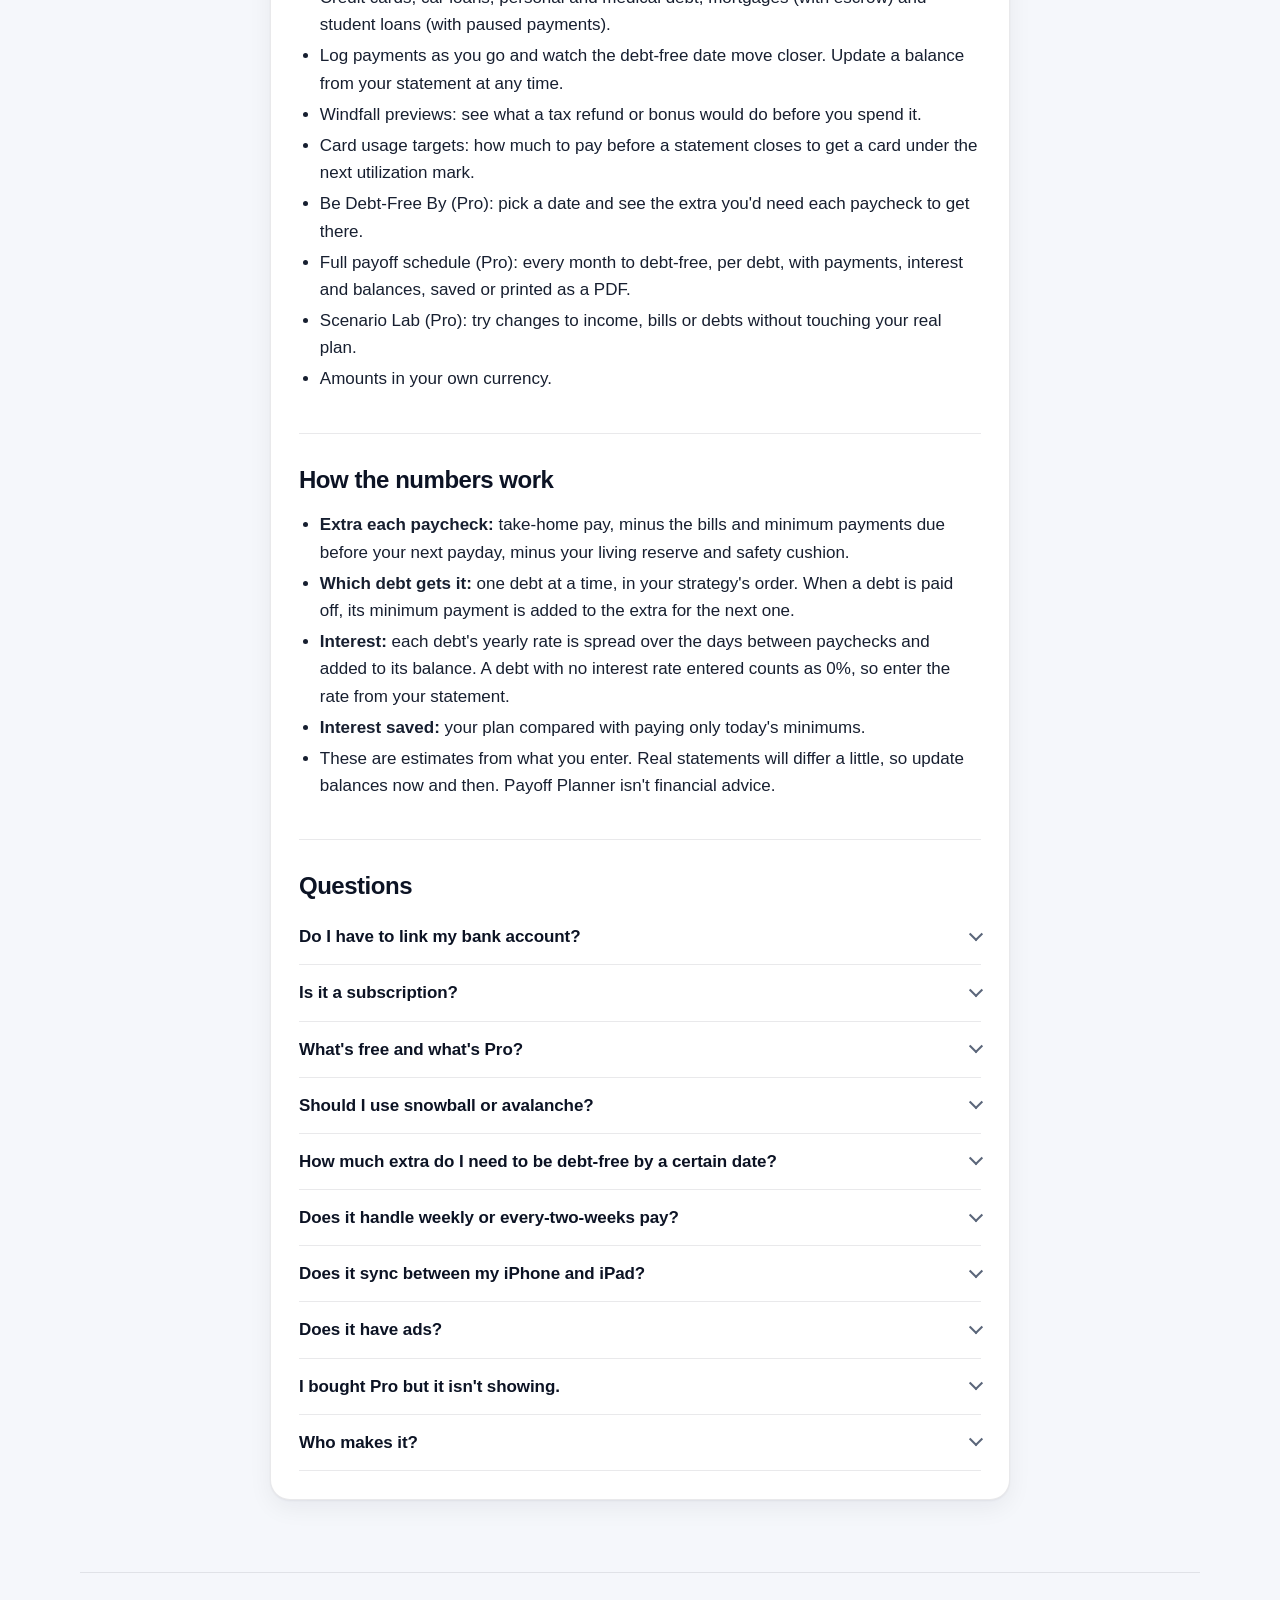
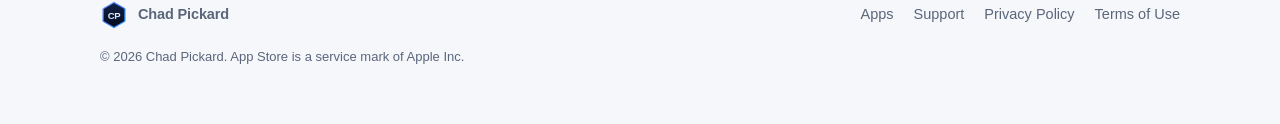
<file: payoff-planner.html>
<!doctype html>
<html lang="en">
<head>
  <meta charset="utf-8">
  <meta name="viewport" content="width=device-width, initial-scale=1, viewport-fit=cover">
  <title>Payoff Planner: Debt Payoff Plan by Paycheck · Chad Pickard</title>
  <meta name="description" content="Payoff Planner is an iPhone debt payoff planner that shows how much extra you can safely put toward debt from each paycheck, which debt to pay first (snowball, avalanche or your own order), and your debt-free date. No bank login, no ads; Pro is a one-time purchase.">
  <meta name="theme-color" content="#050a18">
  <link rel="canonical" href="https://chadpickard.app/payoff-planner.html">
  <link rel="icon" href="assets/logo.svg" type="image/svg+xml">
  <link rel="apple-touch-icon" href="assets/apple-touch-icon.png">
  <link rel="stylesheet" href="assets/site.css">
  <script type="application/ld+json">
  {
    "@context": "https://schema.org",
    "@type": "SoftwareApplication",
    "name": "Payoff Planner: Get Debt Free",
    "operatingSystem": "iOS 18.6 or later (iPhone)",
    "applicationCategory": "FinanceApplication",
    "url": "https://chadpickard.app/payoff-planner.html",
    "downloadUrl": "https://apps.apple.com/app/id6762224309",
    "author": { "@type": "Person", "name": "Chad Pickard", "url": "https://chadpickard.app/" },
    "offers": { "@type": "Offer", "price": "0", "priceCurrency": "USD", "description": "Free download with no ads. Pro is a one-time in-app purchase, not a subscription." },
    "description": "Debt payoff planner for iPhone that plans extra debt payments around your real pay schedule, supports snowball and avalanche, and works without linking a bank account."
  }
  </script>
</head>
<body>

<header class="topbar">
  <div class="wrap topbar-in">
    <a class="brand" href="./"><img src="assets/logo.svg" alt=""><span>Chad Pickard</span></a>
    <nav class="nav" aria-label="Main">
      <a href="./#apps">Apps</a>
      <a href="./#support">Support</a>
      <a href="privacy-policy.html">Privacy</a>
    </nav>
  </div>
</header>

<main class="wrap doc">
  <div class="doc-head">
    <a class="back" href="./#debt-payoff-sprint">&larr; All apps</a>
    <h1>Payoff Planner</h1>
    <p>A debt payoff plan built around your paycheck. No bank login, no account, no ads, no subscription.</p>
  </div>
  <div class="prose">

<p><strong>Payoff Planner</strong> is an iPhone app for paying off credit cards and loans. You enter your income, bills and debts once. Every pay period it shows how much extra you can safely put toward debt after your bills, minimum payments and living money, which debt to pay first, and the date you'll be debt-free.</p>

<ul>
  <li><a href="https://apps.apple.com/app/id6762224309">Get it on the App Store</a></li>
  <li><a href="privacy-policy.html#debt-payoff-sprint">Privacy policy</a></li>
  <li><strong>Contact:</strong> <a href="mailto:support@chadpickard.app">support@chadpickard.app</a></li>
</ul>

<h2>Quick facts</h2>
<ul>
  <li><strong>Made for:</strong> people paying down credit cards and loans who want a plan that fits their real paycheck, without connecting a bank.</li>
  <li><strong>Works on:</strong> iPhone, iOS 18.6 or later.</li>
  <li><strong>Price:</strong> free to download, with no ads. Pro is a one-time purchase (prices vary by country). There is no subscription.</li>
  <li><strong>Free version:</strong> the full paycheck plan, every payoff strategy, your debt-free date, interest saved, windfall previews, bill and payday reminders, a 3-month roadmap and manual backups.</li>
  <li><strong>Pro adds:</strong> Be Debt-Free By (pick a date and see what it takes), the full month-by-month payoff schedule as a PDF, Scenario Lab for what-ifs, daily automatic backups, CSV export, the 6- and 12-month roadmap, all-time progress and all card usage targets.</li>
  <li><strong>Privacy:</strong> no account, no bank login and no ads. Your debts and budget are stored on your iPhone, and in your own iCloud Drive if you turn on backups.</li>
</ul>

<h2>How it's different</h2>
<ul>
  <li><strong>Planned by paycheck, not by month.</strong> Payoff Planner follows your real pay schedule (weekly, every 2 weeks, twice a month or monthly). Bills and minimums come first, then your living money and a small cushion. Only what's left goes to debt.</li>
  <li><strong>No bank connection.</strong> Many debt apps ask for your bank login or move your money for you. Payoff Planner never does. You stay in control and pay your debts yourself.</li>
  <li><strong>Pay once.</strong> Many debt payoff apps charge monthly. Payoff Planner is free, and Pro is a single purchase.</li>
</ul>

<h2>What it does</h2>
<ul>
  <li>The safe extra amount you can put toward debt this paycheck, with a breakdown of income, bills, minimums, living money and cushion.</li>
  <li>Which debt to pay first, in the order you choose.</li>
  <li>Your debt-free date and a countdown, plus the interest you save compared with paying only today's minimums.</li>
  <li>Credit cards, car loans, personal and medical debt, mortgages (with escrow) and student loans (with paused payments).</li>
  <li>Log payments as you go and watch the debt-free date move closer. Update a balance from your statement at any time.</li>
  <li>Windfall previews: see what a tax refund or bonus would do before you spend it.</li>
  <li>Card usage targets: how much to pay before a statement closes to get a card under the next utilization mark.</li>
  <li>Be Debt-Free By (Pro): pick a date and see the extra you'd need each paycheck to get there.</li>
  <li>Full payoff schedule (Pro): every month to debt-free, per debt, with payments, interest and balances, saved or printed as a PDF.</li>
  <li>Scenario Lab (Pro): try changes to income, bills or debts without touching your real plan.</li>
  <li>Amounts in your own currency.</li>
</ul>

<h2>How the numbers work</h2>
<ul>
  <li><strong>Extra each paycheck:</strong> take-home pay, minus the bills and minimum payments due before your next payday, minus your living reserve and safety cushion.</li>
  <li><strong>Which debt gets it:</strong> one debt at a time, in your strategy's order. When a debt is paid off, its minimum payment is added to the extra for the next one.</li>
  <li><strong>Interest:</strong> each debt's yearly rate is spread over the days between paychecks and added to its balance. A debt with no interest rate entered counts as 0%, so enter the rate from your statement.</li>
  <li><strong>Interest saved:</strong> your plan compared with paying only today's minimums.</li>
  <li>These are estimates from what you enter. Real statements will differ a little, so update balances now and then. Payoff Planner isn't financial advice.</li>
</ul>

<h2>Questions</h2>

<details>
  <summary>Do I have to link my bank account?</summary>
  <p>No. Payoff Planner never asks for a bank login and never moves money. You enter your debts, bills and income yourself, and log payments when you make them.</p>
</details>

<details>
  <summary>Is it a subscription?</summary>
  <p>No. The app is free to download with no ads, and Pro is a one-time in-app purchase that unlocks everything for good.</p>
</details>

<details>
  <summary>What's free and what's Pro?</summary>
  <p>Free includes the whole paycheck plan, every strategy, your debt-free date, interest saved, reminders and manual backups. Pro adds Be Debt-Free By, the full payoff schedule and PDF, Scenario Lab, daily automatic backups, CSV export, the 6- and 12-month roadmap, all-time progress and all card usage targets.</p>
</details>

<details>
  <summary>Should I use snowball or avalanche?</summary>
  <p>Snowball pays the smallest balance first, so you see debts disappear sooner, which keeps many people going. Avalanche pays the highest interest rate first, which usually costs the least interest overall. Payoff Planner does both, plus a hybrid, highest balance, debt-to-interest ratio, Score Sprint (credit score first) and your own custom order. You can switch any time and compare the debt-free dates.</p>
</details>

<details>
  <summary>How much extra do I need to be debt-free by a certain date?</summary>
  <p>Payoff Planner Pro has Be Debt-Free By: pick a date and it shows the extra you'd need each paycheck, using your real bills, minimums, interest rates and payoff order. Free users see one preview with their own numbers.</p>
</details>

<details>
  <summary>Does it handle weekly or every-two-weeks pay?</summary>
  <p>Yes. Set how often you're paid (weekly, every 2 weeks, twice a month or monthly) and the plan works per paycheck. Minimum payments are planned once a month on their due dates, and the extra goes out each payday.</p>
</details>

<details>
  <summary>Does it sync between my iPhone and iPad?</summary>
  <p>No. There's no account and no live sync. Your data stays on your iPhone. Pro saves a daily automatic backup to your iCloud Drive when it's on, and anyone can export a backup file to move to a new phone.</p>
</details>

<details>
  <summary>Does it have ads?</summary>
  <p>No. Starting with version 1.4.1, Payoff Planner has no ads in the free version or in Pro.</p>
</details>

<details>
  <summary>I bought Pro but it isn't showing.</summary>
  <p>Open More and tap Restore Purchases while signed in with the same Apple Account you bought it with. If that doesn't work, email <a href="mailto:support@chadpickard.app">support@chadpickard.app</a>.</p>
</details>

<details>
  <summary>Who makes it?</summary>
  <p>Chad Pickard, an independent developer in the US. Questions and ideas go to <a href="mailto:support@chadpickard.app">support@chadpickard.app</a>, and every email gets a reply.</p>
</details>

  </div>
</main>

<footer class="footer">
  <div class="wrap footer-in">
    <a class="brand" href="./"><img src="assets/logo.svg" alt=""><span>Chad Pickard</span></a>
    <nav aria-label="Footer">
      <a href="./#apps">Apps</a>
      <a href="./#support">Support</a>
      <a href="privacy-policy.html">Privacy Policy</a>
      <a href="terms.html">Terms of Use</a>
    </nav>
    <p class="fine">© <span id="year">2026</span> Chad Pickard. App Store is a service mark of Apple Inc.</p>
  </div>
</footer>

<script src="assets/site.js"></script>
</body>
</html>
</file>
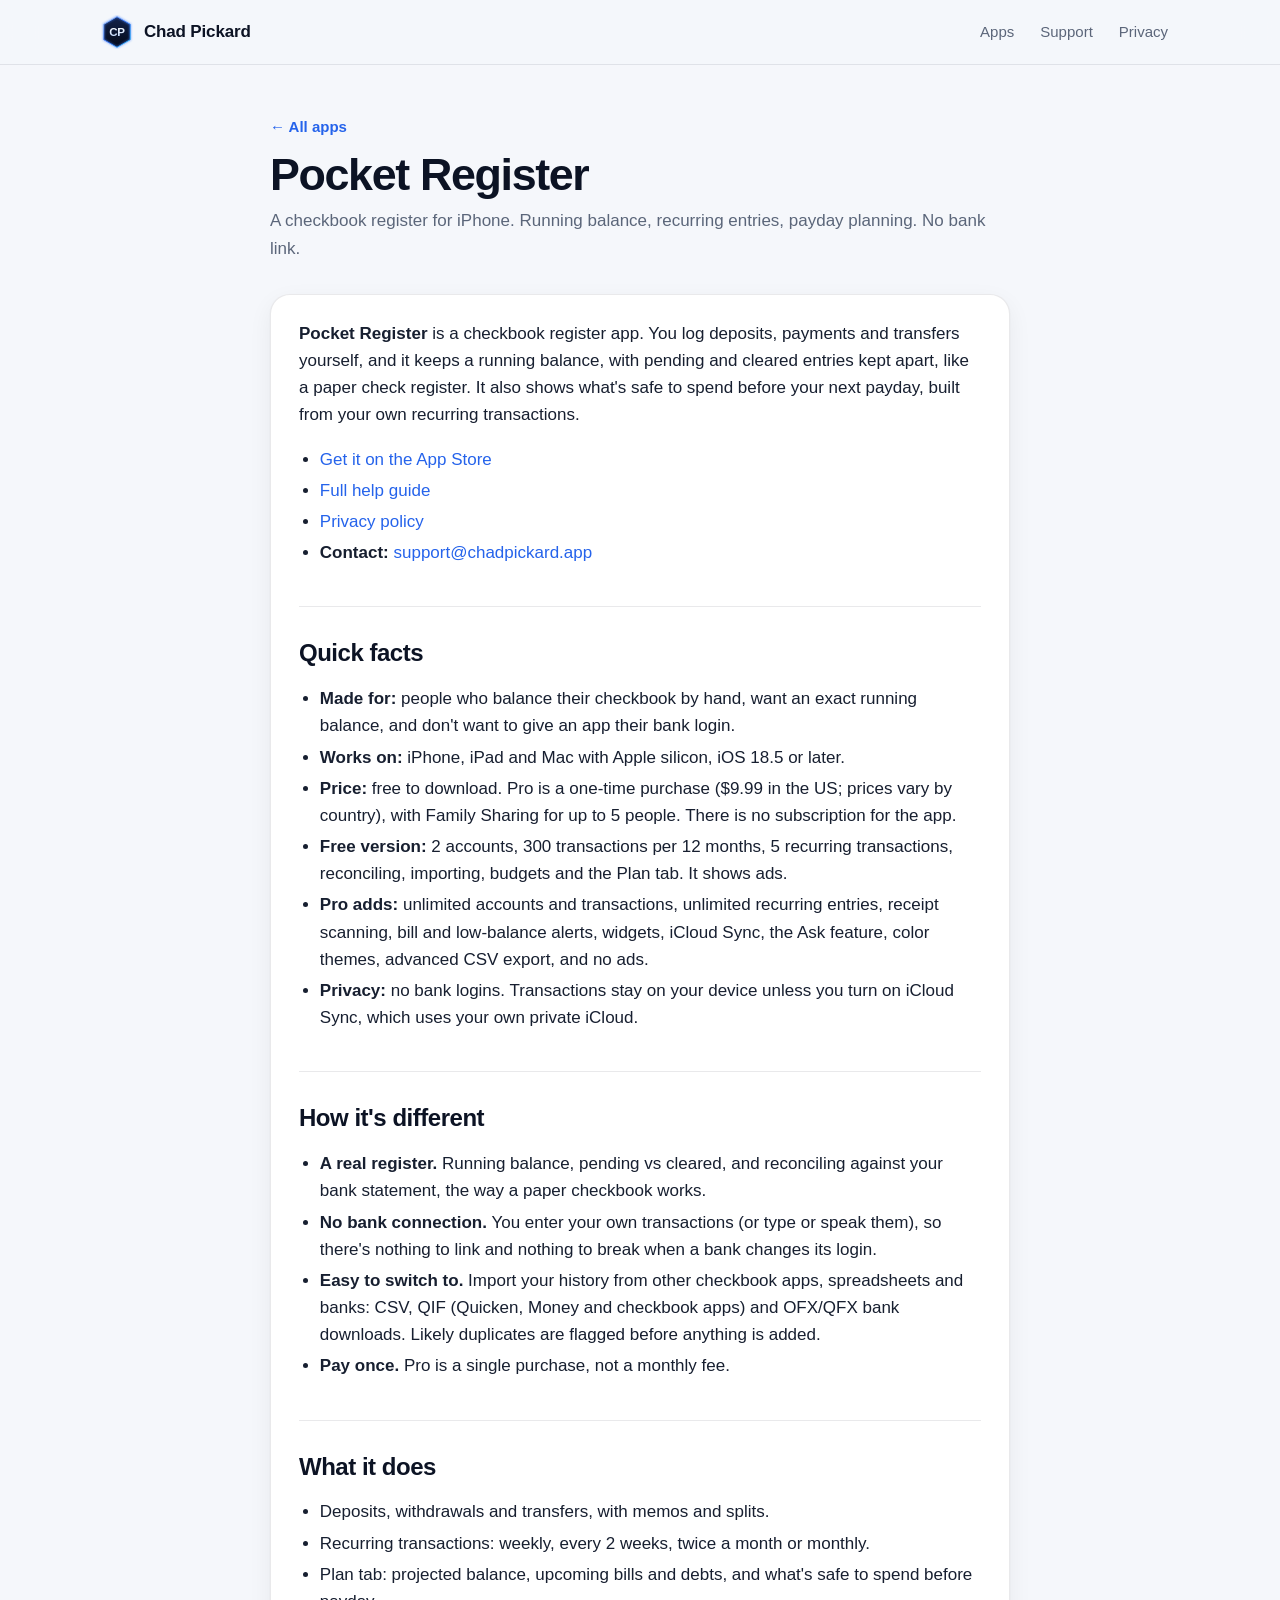
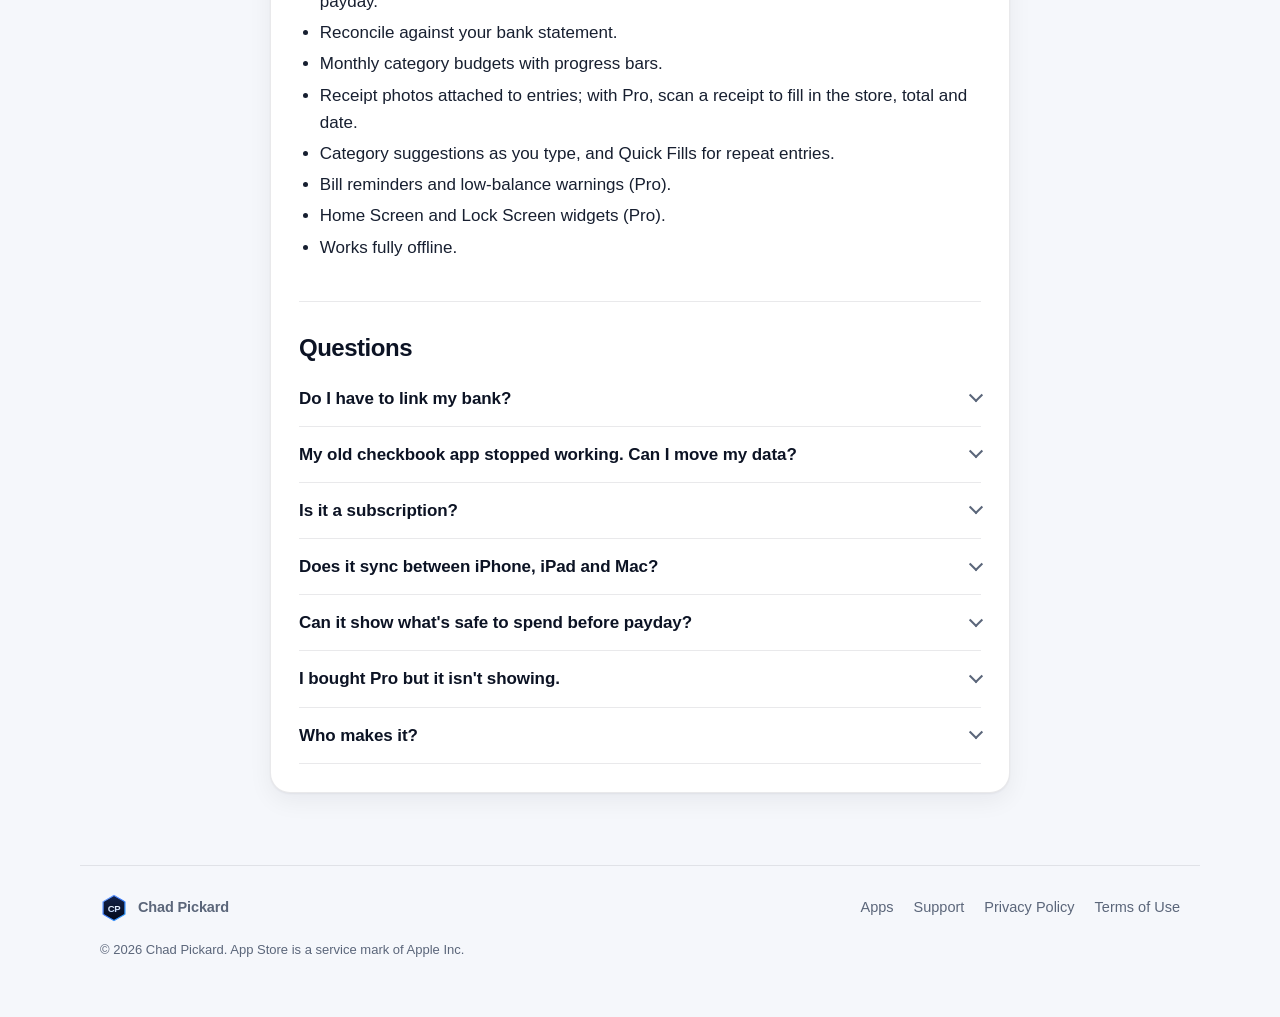
<file: pocket-register.html>
<!doctype html>
<html lang="en">
<head>
  <meta charset="utf-8">
  <meta name="viewport" content="width=device-width, initial-scale=1, viewport-fit=cover">
  <title>Pocket Register: Checkbook Register for iPhone · Chad Pickard</title>
  <meta name="description" content="Pocket Register is a checkbook register for iPhone, iPad and Mac with running balances, recurring transactions, reconciling and payday planning, without linking a bank. Free to start; Pro is a one-time purchase.">
  <meta name="theme-color" content="#050a18">
  <link rel="canonical" href="https://chadpickard.app/pocket-register.html">
  <link rel="icon" href="assets/logo.svg" type="image/svg+xml">
  <link rel="apple-touch-icon" href="assets/apple-touch-icon.png">
  <link rel="stylesheet" href="assets/site.css">
  <script type="application/ld+json">
  {
    "@context": "https://schema.org",
    "@type": "SoftwareApplication",
    "name": "Pocket Register: Checkbook",
    "operatingSystem": "iOS 18.5 or later (iPhone, iPad, Mac with Apple silicon)",
    "applicationCategory": "FinanceApplication",
    "url": "https://chadpickard.app/pocket-register.html",
    "downloadUrl": "https://apps.apple.com/app/id6749550108",
    "author": { "@type": "Person", "name": "Chad Pickard", "url": "https://chadpickard.app/" },
    "offers": { "@type": "Offer", "price": "0", "priceCurrency": "USD", "description": "Free download. Pro is a one-time in-app purchase ($9.99 in the US), not a subscription." },
    "description": "Checkbook register for iPhone with running balances, recurring transactions, reconciling and payday planning, without linking a bank."
  }
  </script>
</head>
<body>

<header class="topbar">
  <div class="wrap topbar-in">
    <a class="brand" href="./"><img src="assets/logo.svg" alt=""><span>Chad Pickard</span></a>
    <nav class="nav" aria-label="Main">
      <a href="./#apps">Apps</a>
      <a href="./#support">Support</a>
      <a href="privacy-policy.html">Privacy</a>
    </nav>
  </div>
</header>

<main class="wrap doc">
  <div class="doc-head">
    <a class="back" href="./#pocket-register">&larr; All apps</a>
    <h1>Pocket Register</h1>
    <p>A checkbook register for iPhone. Running balance, recurring entries, payday planning. No bank link.</p>
  </div>
  <div class="prose">

<p><strong>Pocket Register</strong> is a checkbook register app. You log deposits, payments and transfers yourself, and it keeps a running balance, with pending and cleared entries kept apart, like a paper check register. It also shows what's safe to spend before your next payday, built from your own recurring transactions.</p>

<ul>
  <li><a href="https://apps.apple.com/app/id6749550108">Get it on the App Store</a></li>
  <li><a href="support-pocket-register.html">Full help guide</a></li>
  <li><a href="privacy-policy.html#pocket-register">Privacy policy</a></li>
  <li><strong>Contact:</strong> <a href="mailto:support@chadpickard.app">support@chadpickard.app</a></li>
</ul>

<h2>Quick facts</h2>
<ul>
  <li><strong>Made for:</strong> people who balance their checkbook by hand, want an exact running balance, and don't want to give an app their bank login.</li>
  <li><strong>Works on:</strong> iPhone, iPad and Mac with Apple silicon, iOS 18.5 or later.</li>
  <li><strong>Price:</strong> free to download. Pro is a one-time purchase ($9.99 in the US; prices vary by country), with Family Sharing for up to 5 people. There is no subscription for the app.</li>
  <li><strong>Free version:</strong> 2 accounts, 300 transactions per 12 months, 5 recurring transactions, reconciling, importing, budgets and the Plan tab. It shows ads.</li>
  <li><strong>Pro adds:</strong> unlimited accounts and transactions, unlimited recurring entries, receipt scanning, bill and low-balance alerts, widgets, iCloud Sync, the Ask feature, color themes, advanced CSV export, and no ads.</li>
  <li><strong>Privacy:</strong> no bank logins. Transactions stay on your device unless you turn on iCloud Sync, which uses your own private iCloud.</li>
</ul>

<h2>How it's different</h2>
<ul>
  <li><strong>A real register.</strong> Running balance, pending vs cleared, and reconciling against your bank statement, the way a paper checkbook works.</li>
  <li><strong>No bank connection.</strong> You enter your own transactions (or type or speak them), so there's nothing to link and nothing to break when a bank changes its login.</li>
  <li><strong>Easy to switch to.</strong> Import your history from other checkbook apps, spreadsheets and banks: CSV, QIF (Quicken, Money and checkbook apps) and OFX/QFX bank downloads. Likely duplicates are flagged before anything is added.</li>
  <li><strong>Pay once.</strong> Pro is a single purchase, not a monthly fee.</li>
</ul>

<h2>What it does</h2>
<ul>
  <li>Deposits, withdrawals and transfers, with memos and splits.</li>
  <li>Recurring transactions: weekly, every 2 weeks, twice a month or monthly.</li>
  <li>Plan tab: projected balance, upcoming bills and debts, and what's safe to spend before payday.</li>
  <li>Reconcile against your bank statement.</li>
  <li>Monthly category budgets with progress bars.</li>
  <li>Receipt photos attached to entries; with Pro, scan a receipt to fill in the store, total and date.</li>
  <li>Category suggestions as you type, and Quick Fills for repeat entries.</li>
  <li>Bill reminders and low-balance warnings (Pro).</li>
  <li>Home Screen and Lock Screen widgets (Pro).</li>
  <li>Works fully offline.</li>
</ul>

<h2>Questions</h2>

<details>
  <summary>Do I have to link my bank?</summary>
  <p>No. Pocket Register never asks for a bank login. You enter transactions yourself, or import a file you download from your bank.</p>
</details>

<details>
  <summary>My old checkbook app stopped working. Can I move my data?</summary>
  <p>Usually, yes. If your old app or your bank can export a CSV, QIF or OFX/QFX file, Pocket Register can import it. You review everything before it's added. If an export won't import, email it to <a href="mailto:support@chadpickard.app">support@chadpickard.app</a> (remove anything private first) and I'll look at it.</p>
</details>

<details>
  <summary>Is it a subscription?</summary>
  <p>No. The app is free to download, and Pro is a one-time in-app purchase. The optional web companion at pocketregister.app is a separate service with its own subscription; you don't need it to use the app.</p>
</details>

<details>
  <summary>Does it sync between iPhone, iPad and Mac?</summary>
  <p>Yes, with Pro's iCloud Sync, which uses your own private iCloud account. Without it, your data stays on the one device.</p>
</details>

<details>
  <summary>Can it show what's safe to spend before payday?</summary>
  <p>Yes. Set up your paycheck and bills as recurring transactions, and the Plan tab shows your projected balance and what's left until your next payday.</p>
</details>

<details>
  <summary>I bought Pro but it isn't showing.</summary>
  <p>Use Restore Purchases in the app while signed in with the same Apple Account you bought it with. If that doesn't work, email <a href="mailto:support@chadpickard.app">support@chadpickard.app</a>. More answers are in the <a href="support-pocket-register.html">full help guide</a>.</p>
</details>

<details>
  <summary>Who makes it?</summary>
  <p>Chad Pickard, an independent developer in the US. Questions and ideas go to <a href="mailto:support@chadpickard.app">support@chadpickard.app</a>, and every email gets a reply.</p>
</details>

  </div>
</main>

<footer class="footer">
  <div class="wrap footer-in">
    <a class="brand" href="./"><img src="assets/logo.svg" alt=""><span>Chad Pickard</span></a>
    <nav aria-label="Footer">
      <a href="./#apps">Apps</a>
      <a href="./#support">Support</a>
      <a href="privacy-policy.html">Privacy Policy</a>
      <a href="terms.html">Terms of Use</a>
    </nav>
    <p class="fine">© <span id="year">2026</span> Chad Pickard. App Store is a service mark of Apple Inc.</p>
  </div>
</footer>

<script src="assets/site.js"></script>
</body>
</html>
</file>
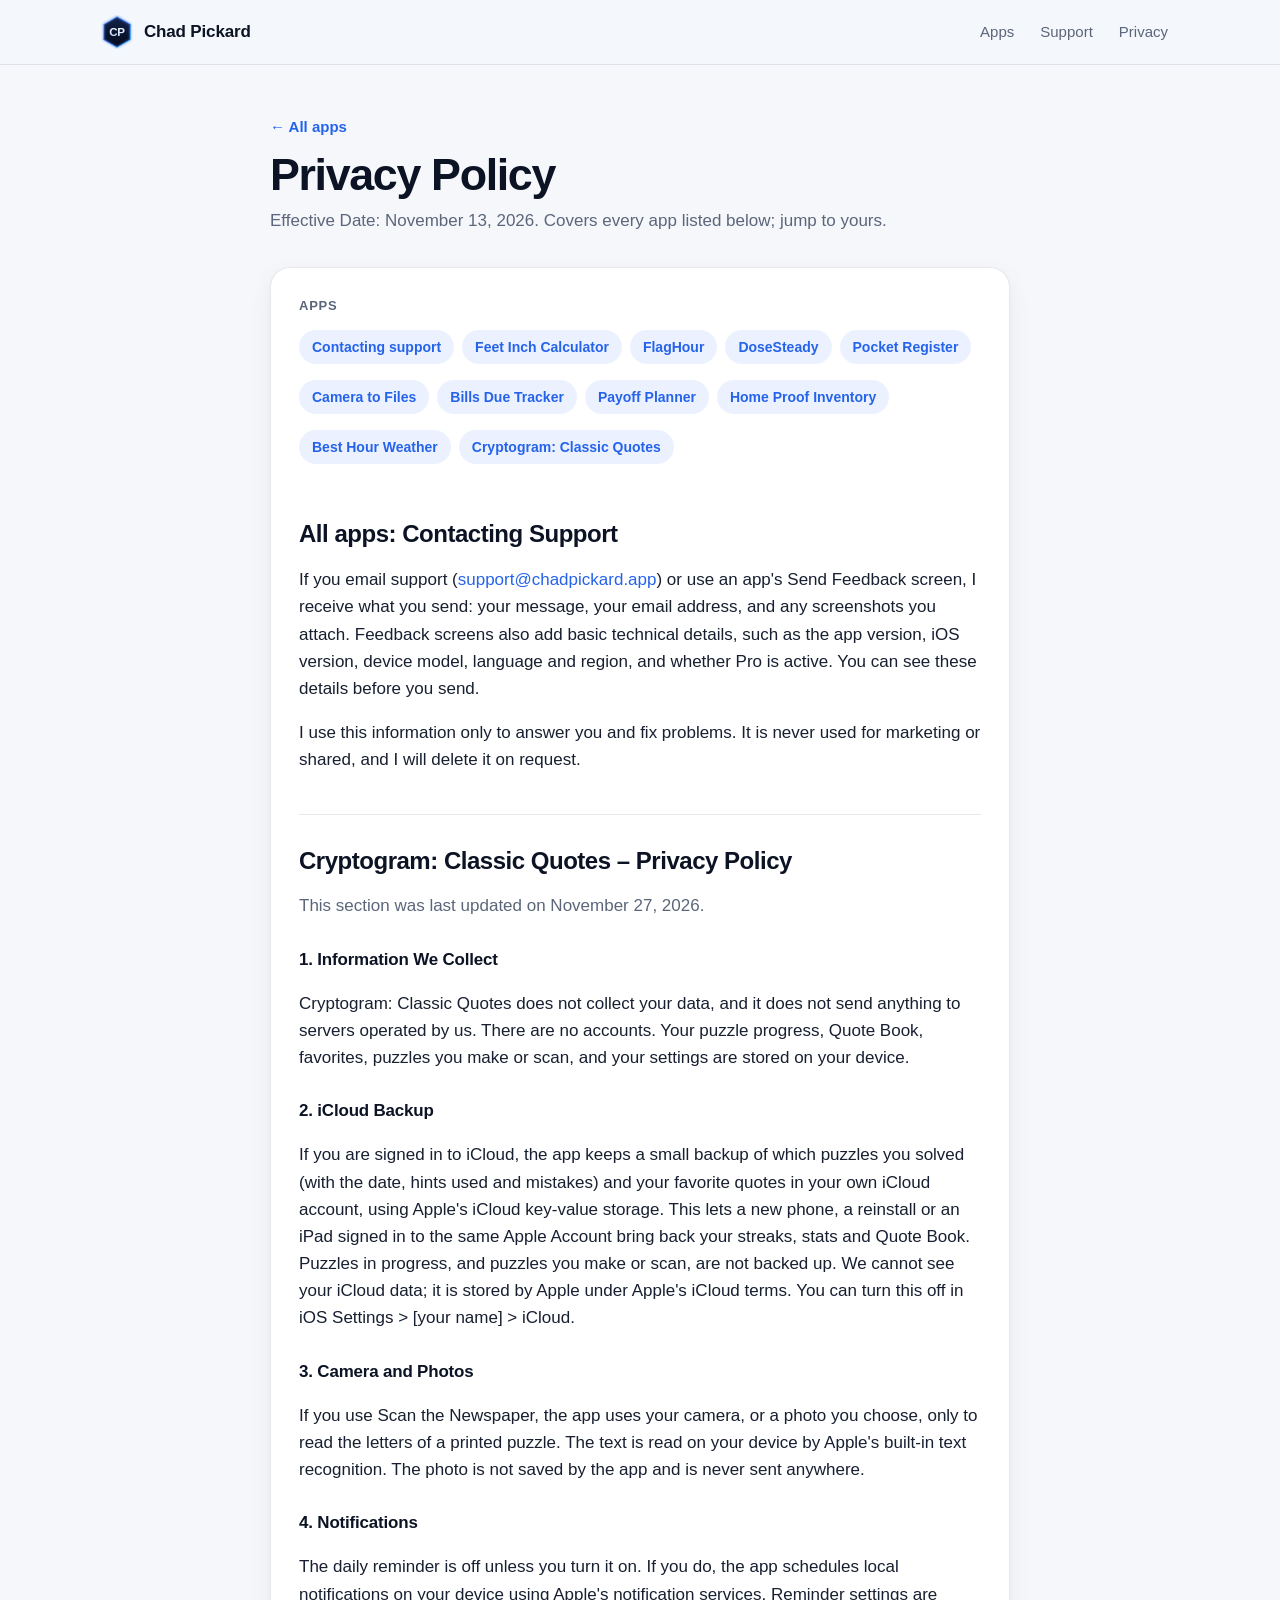
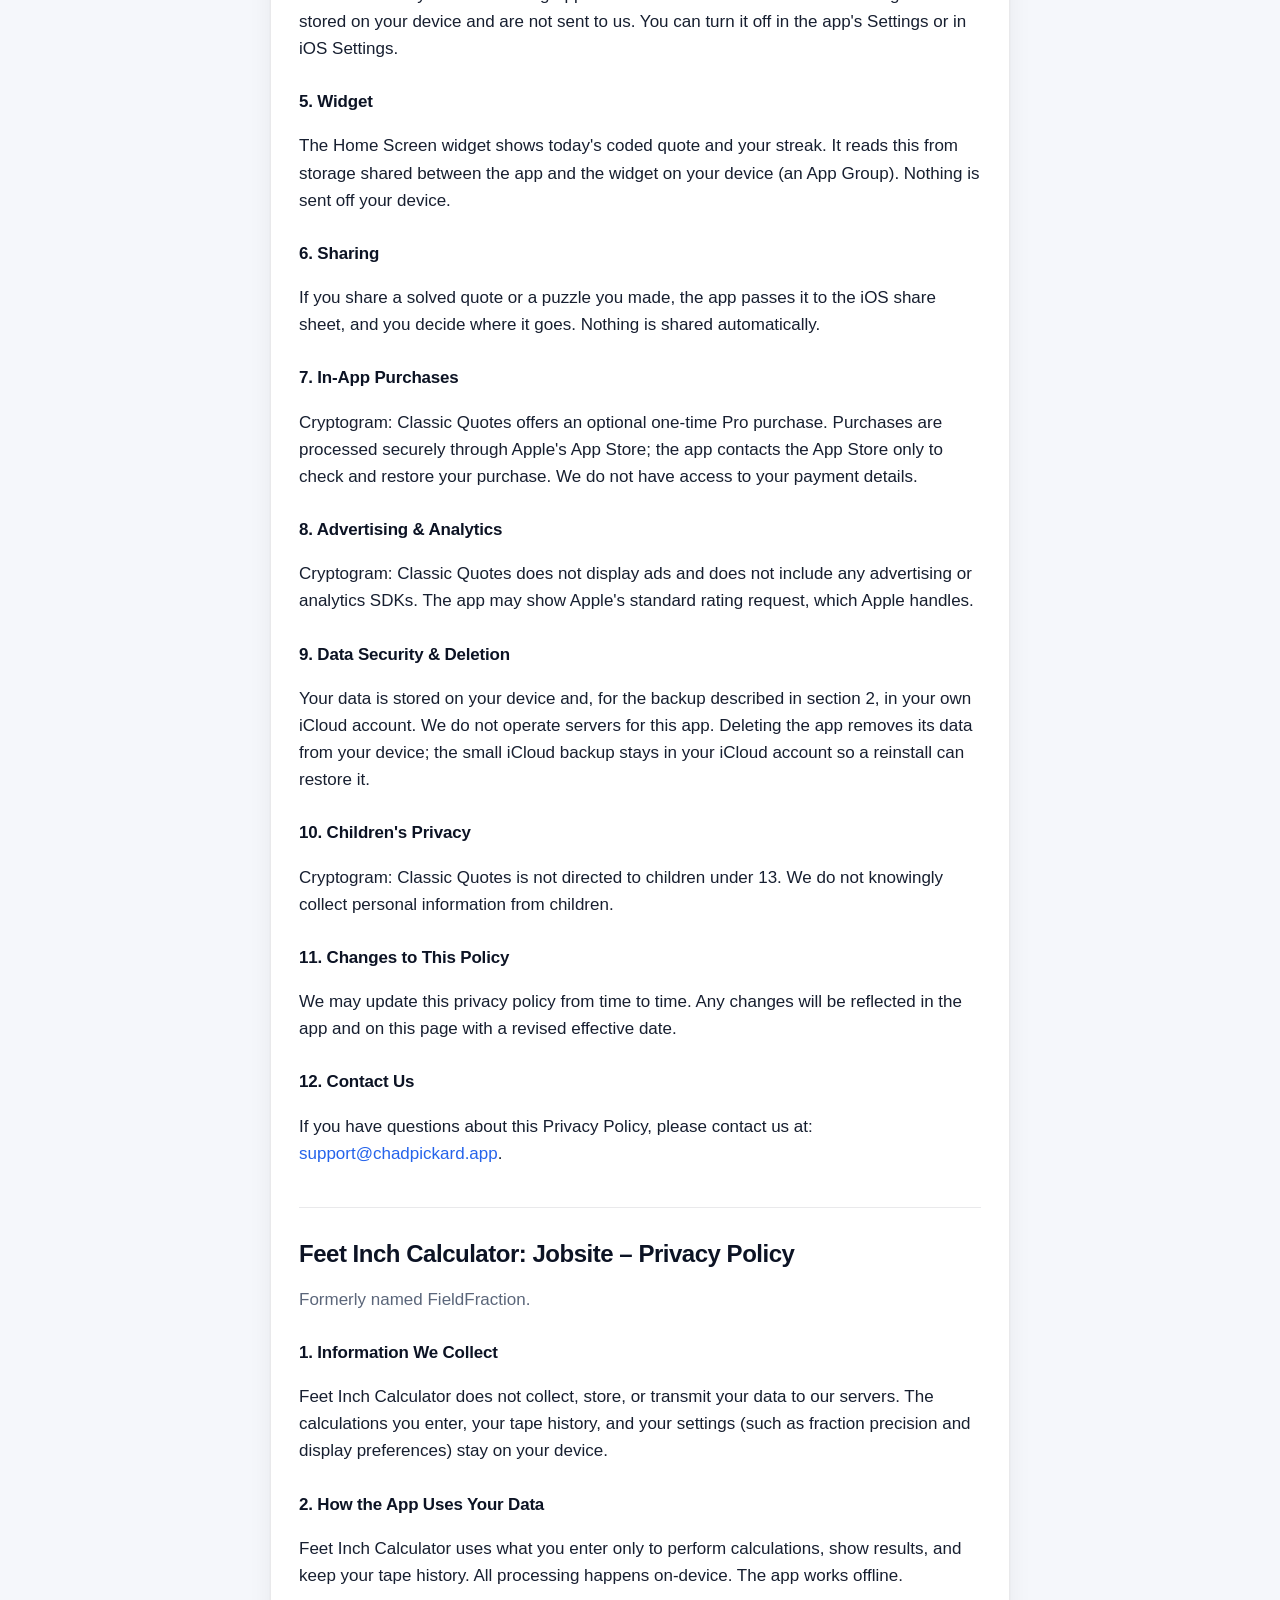
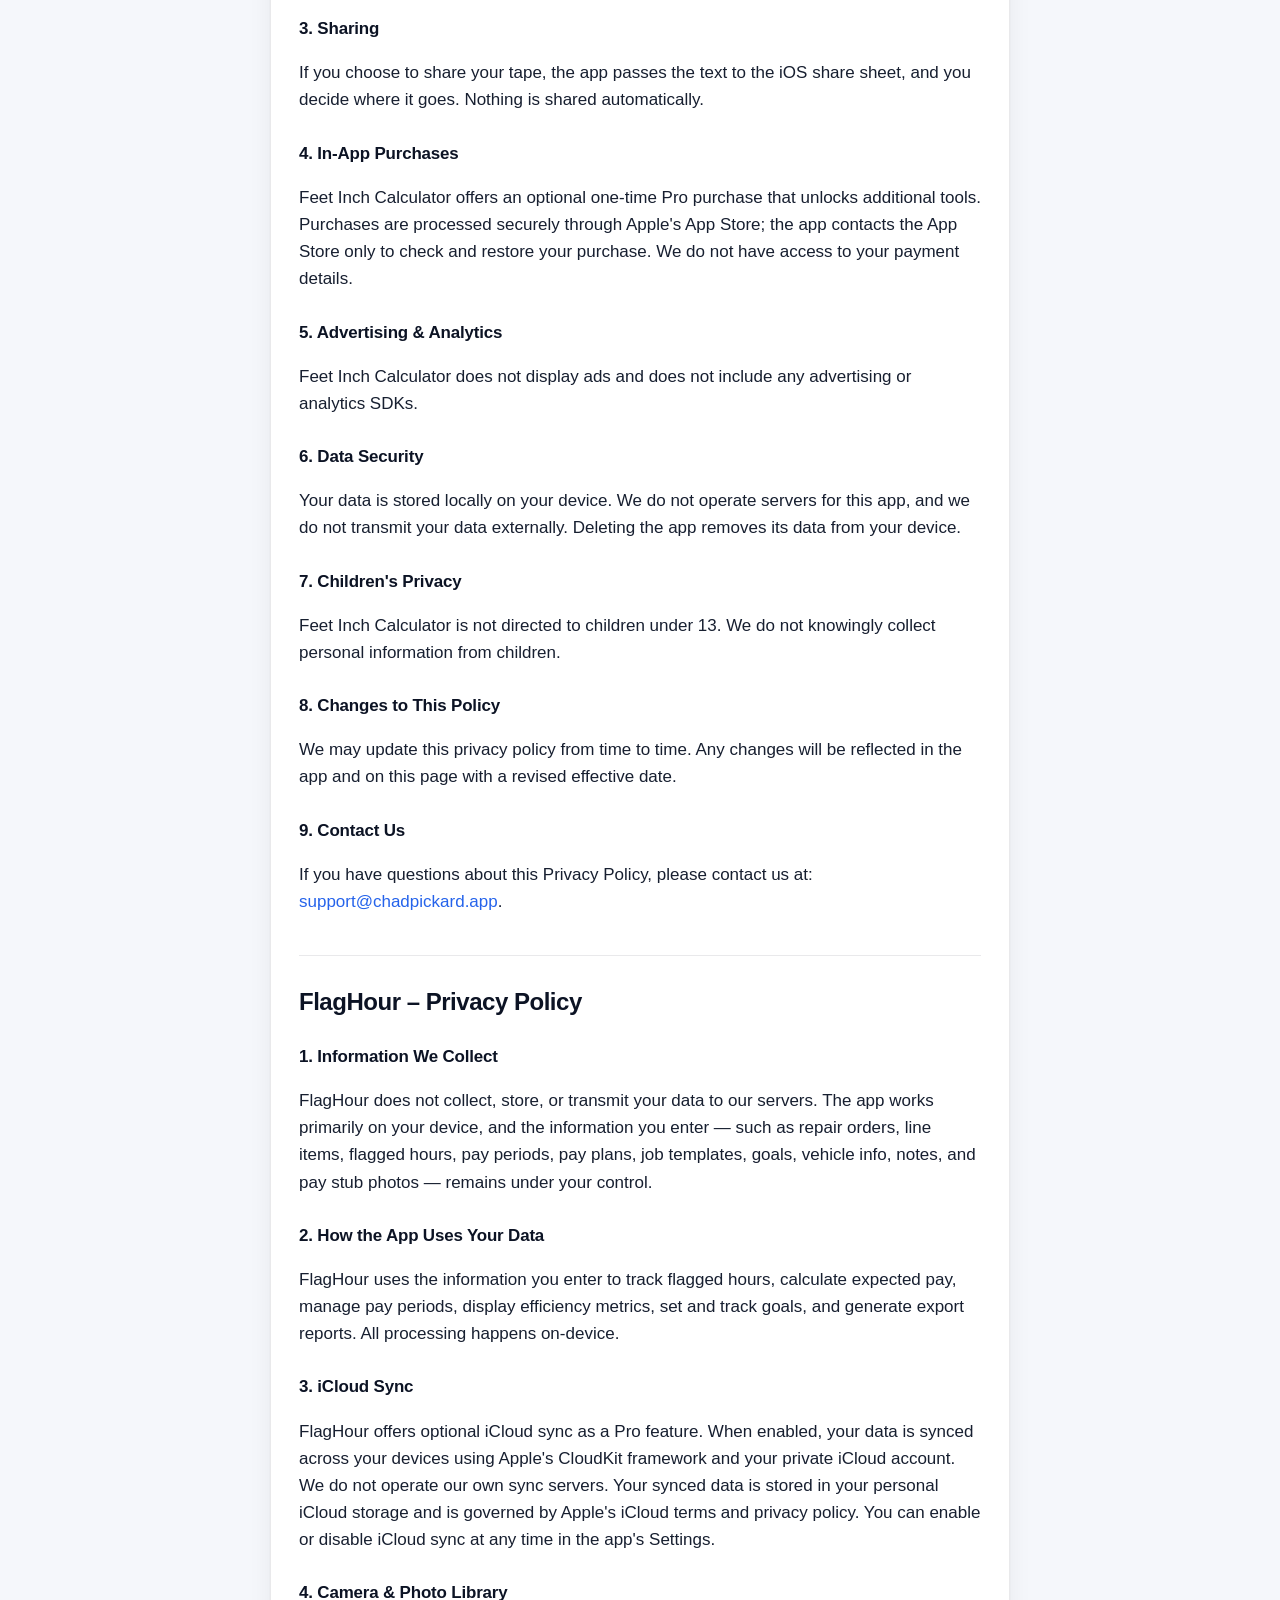
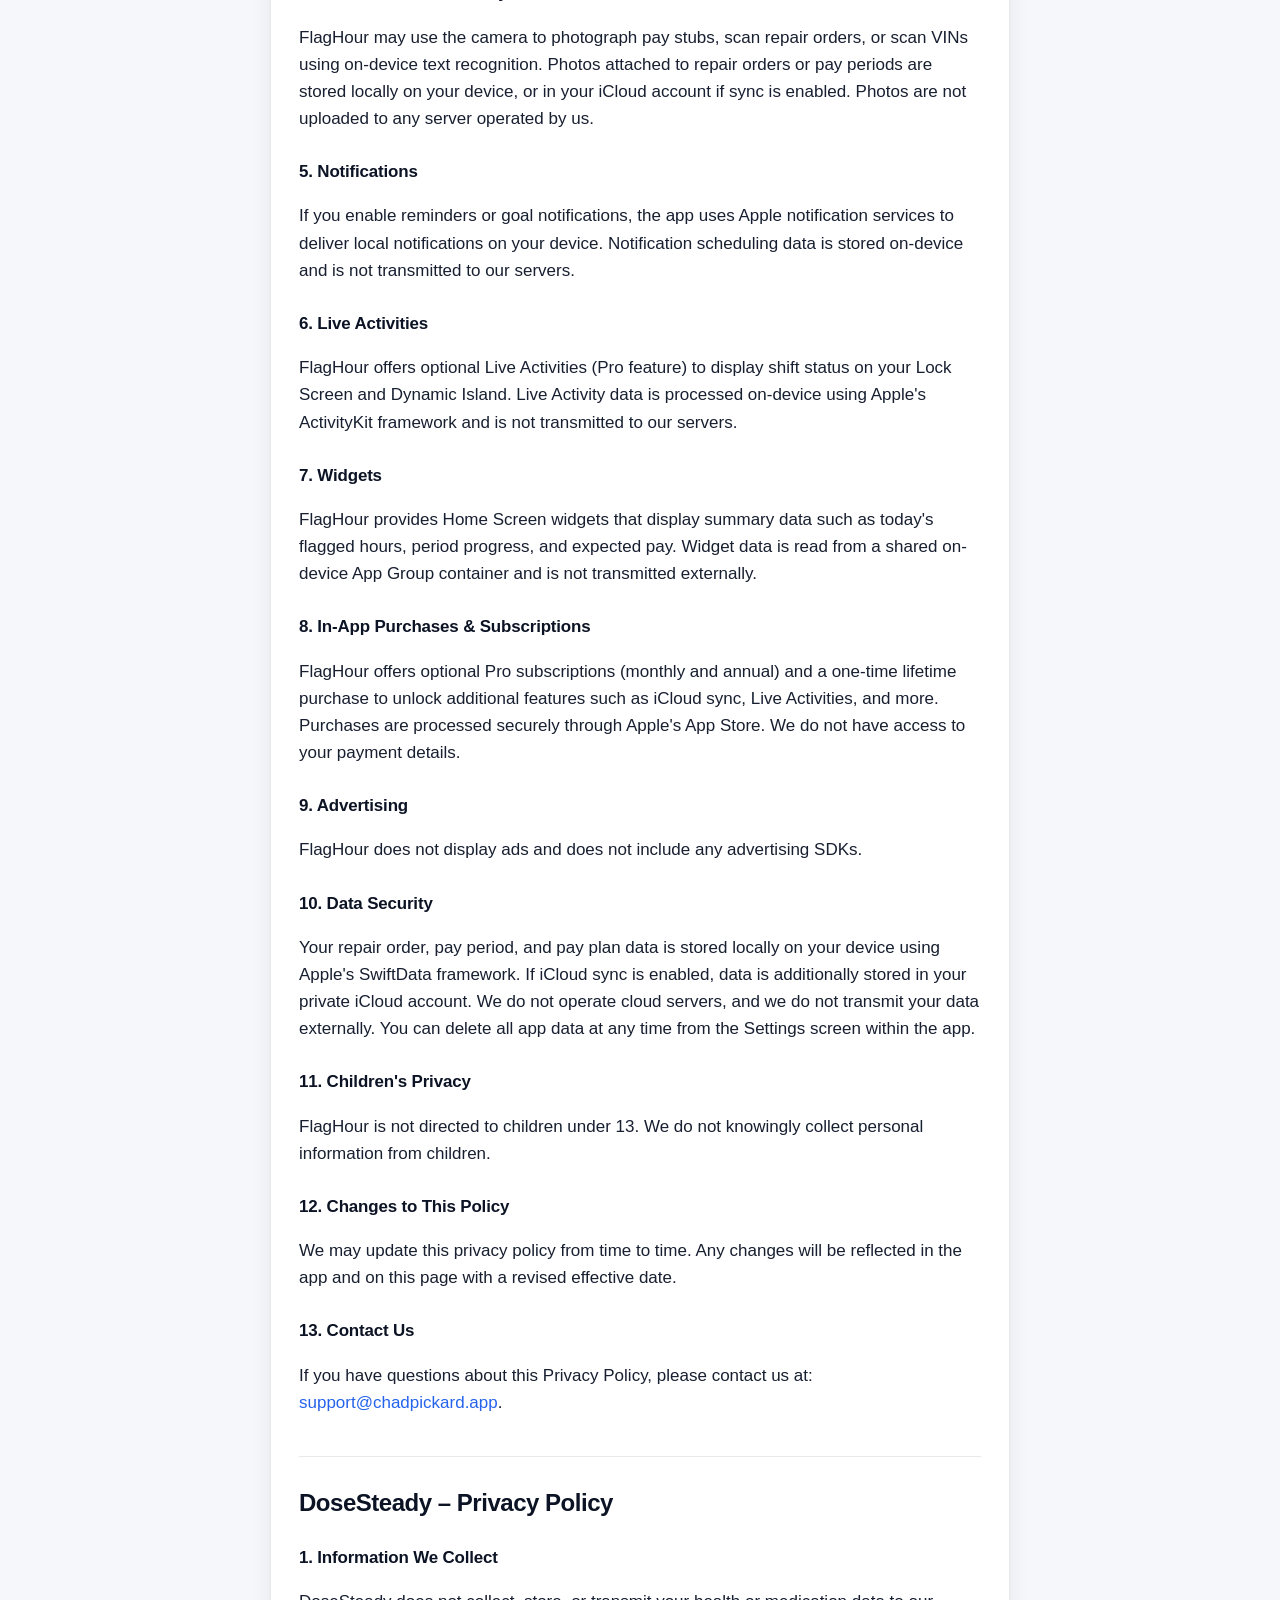
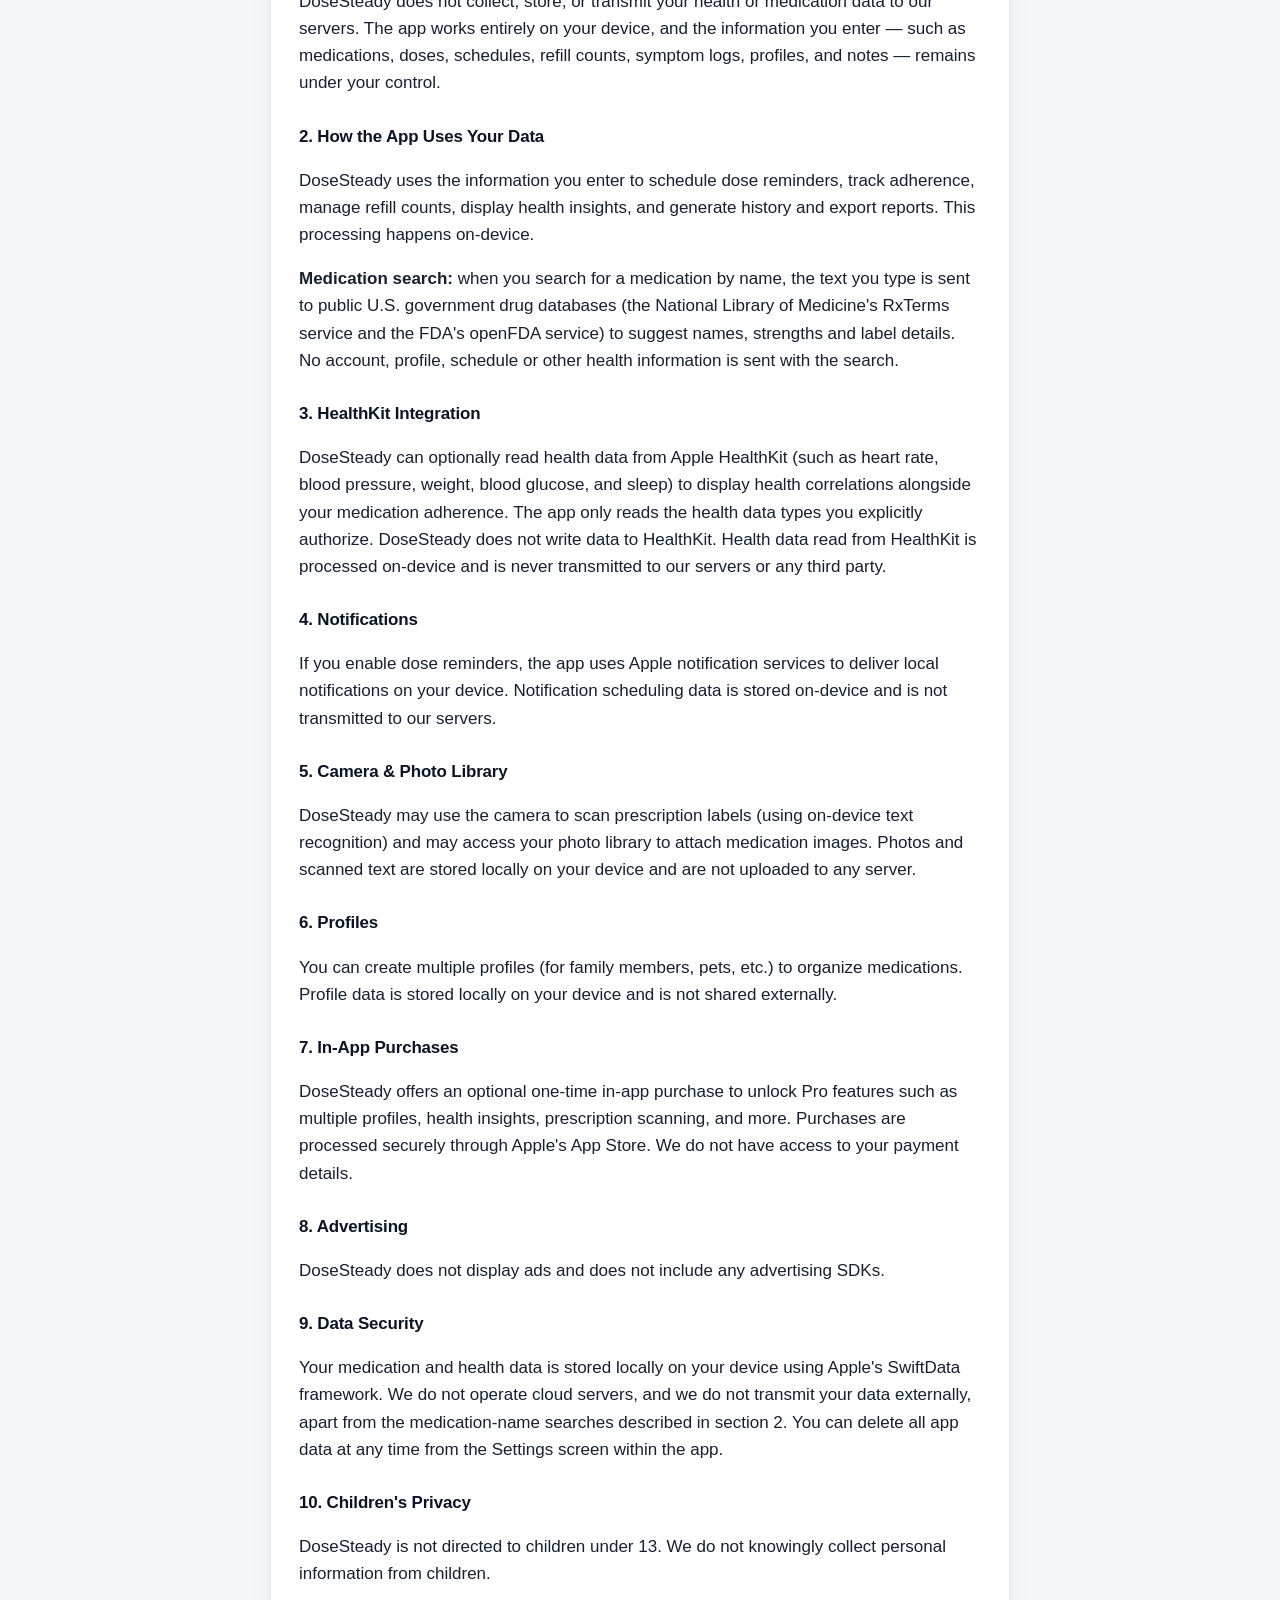
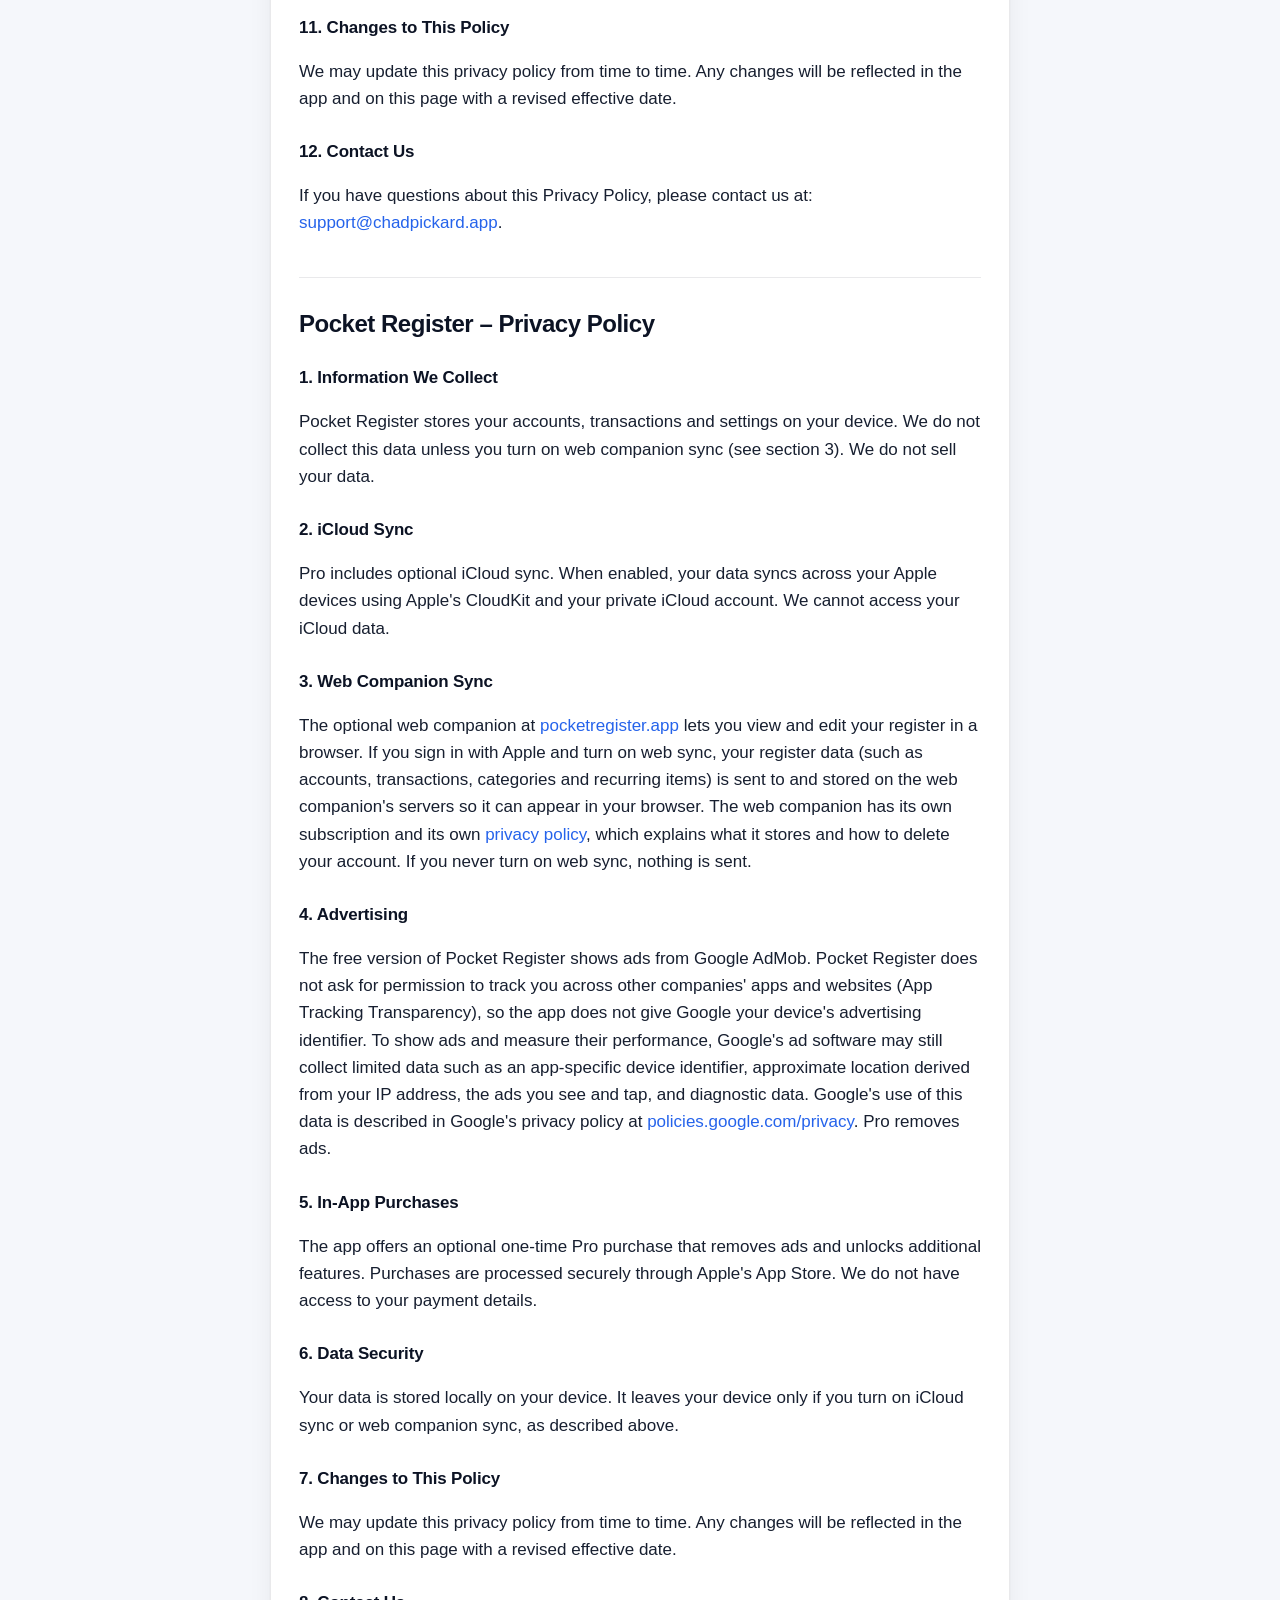
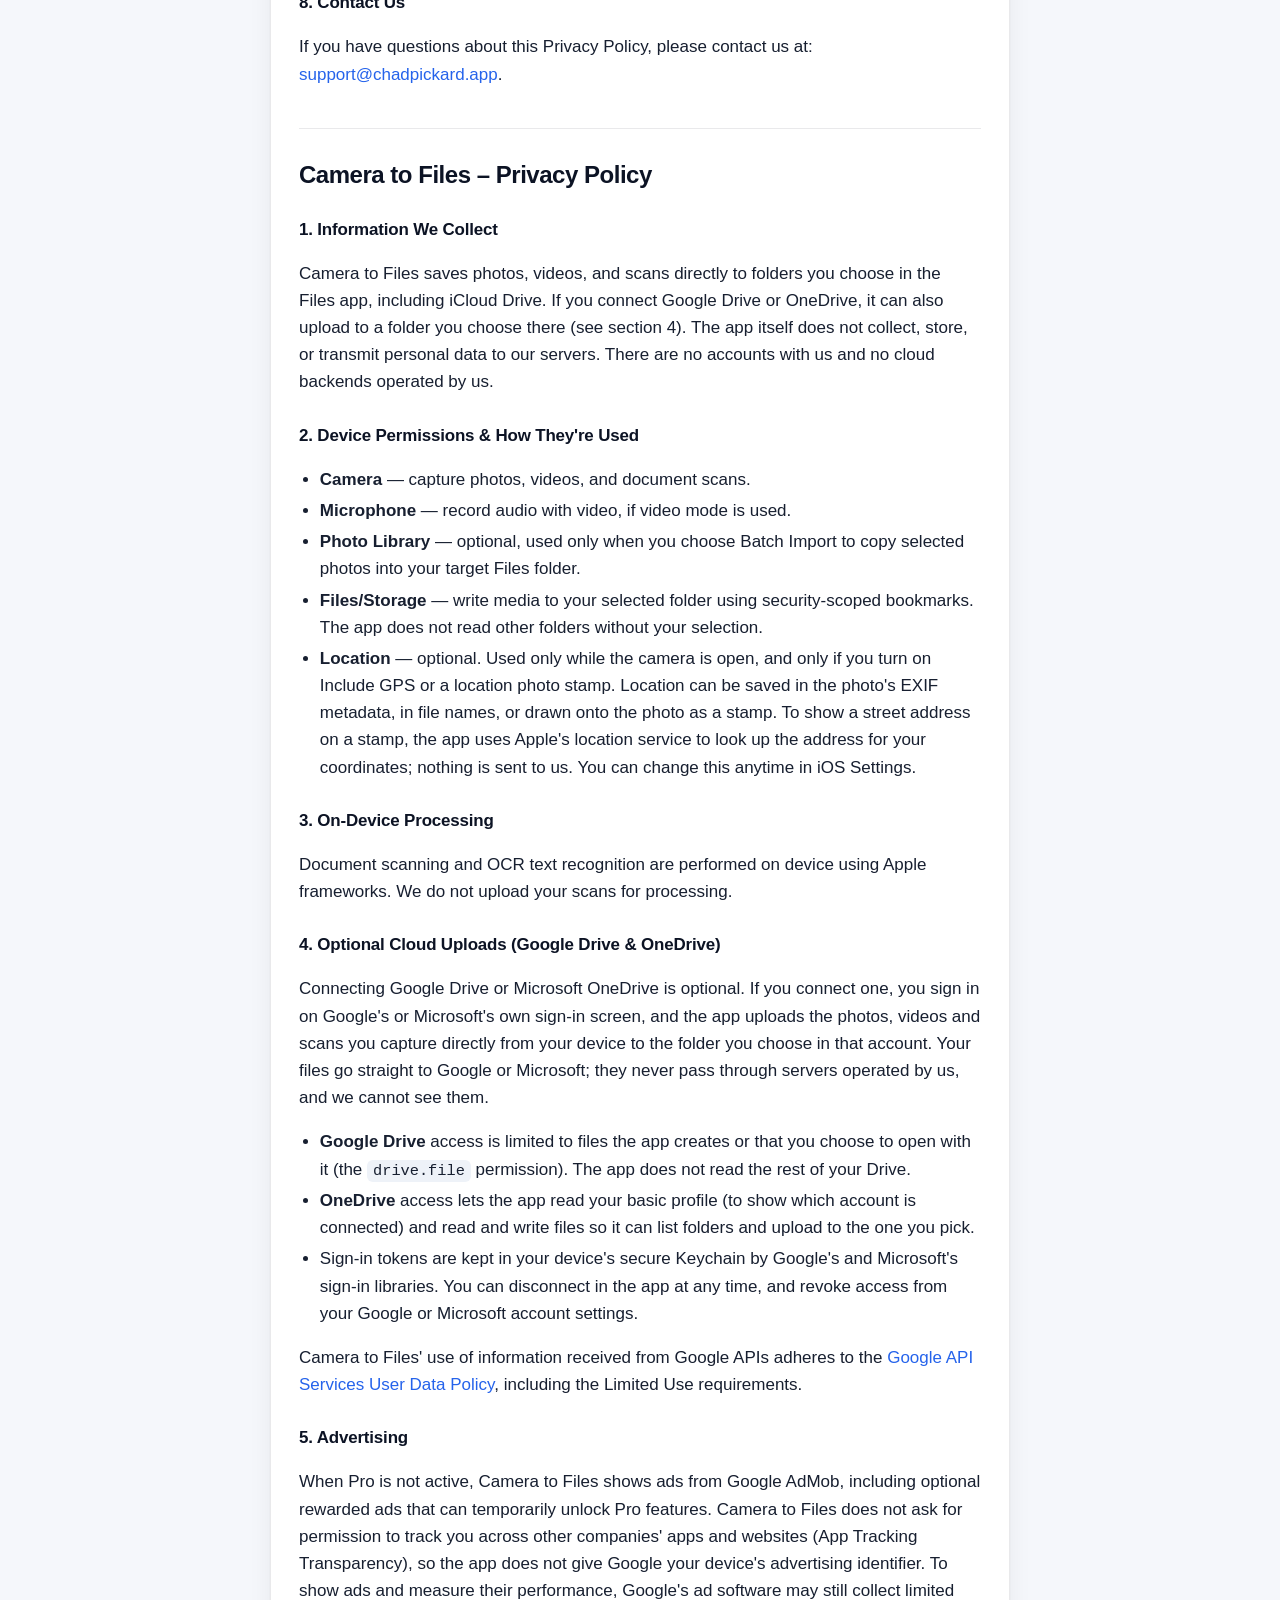
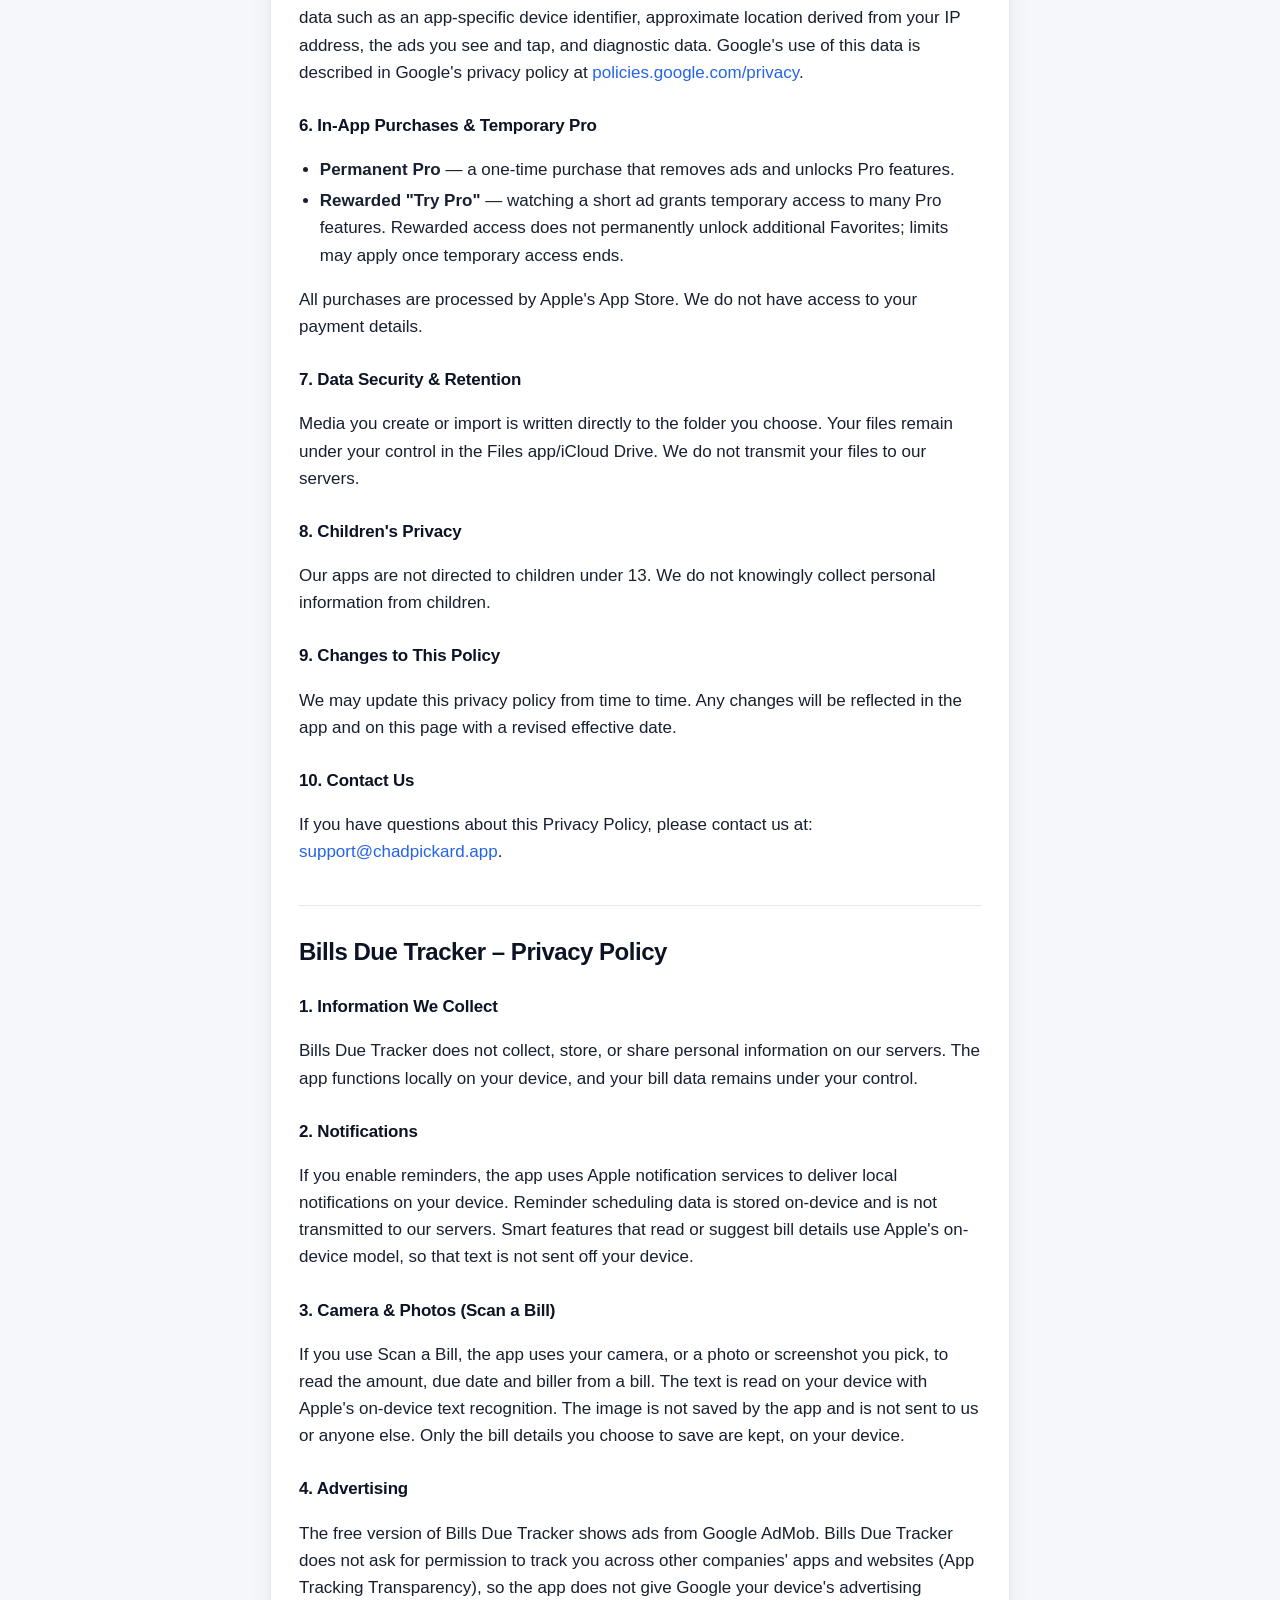
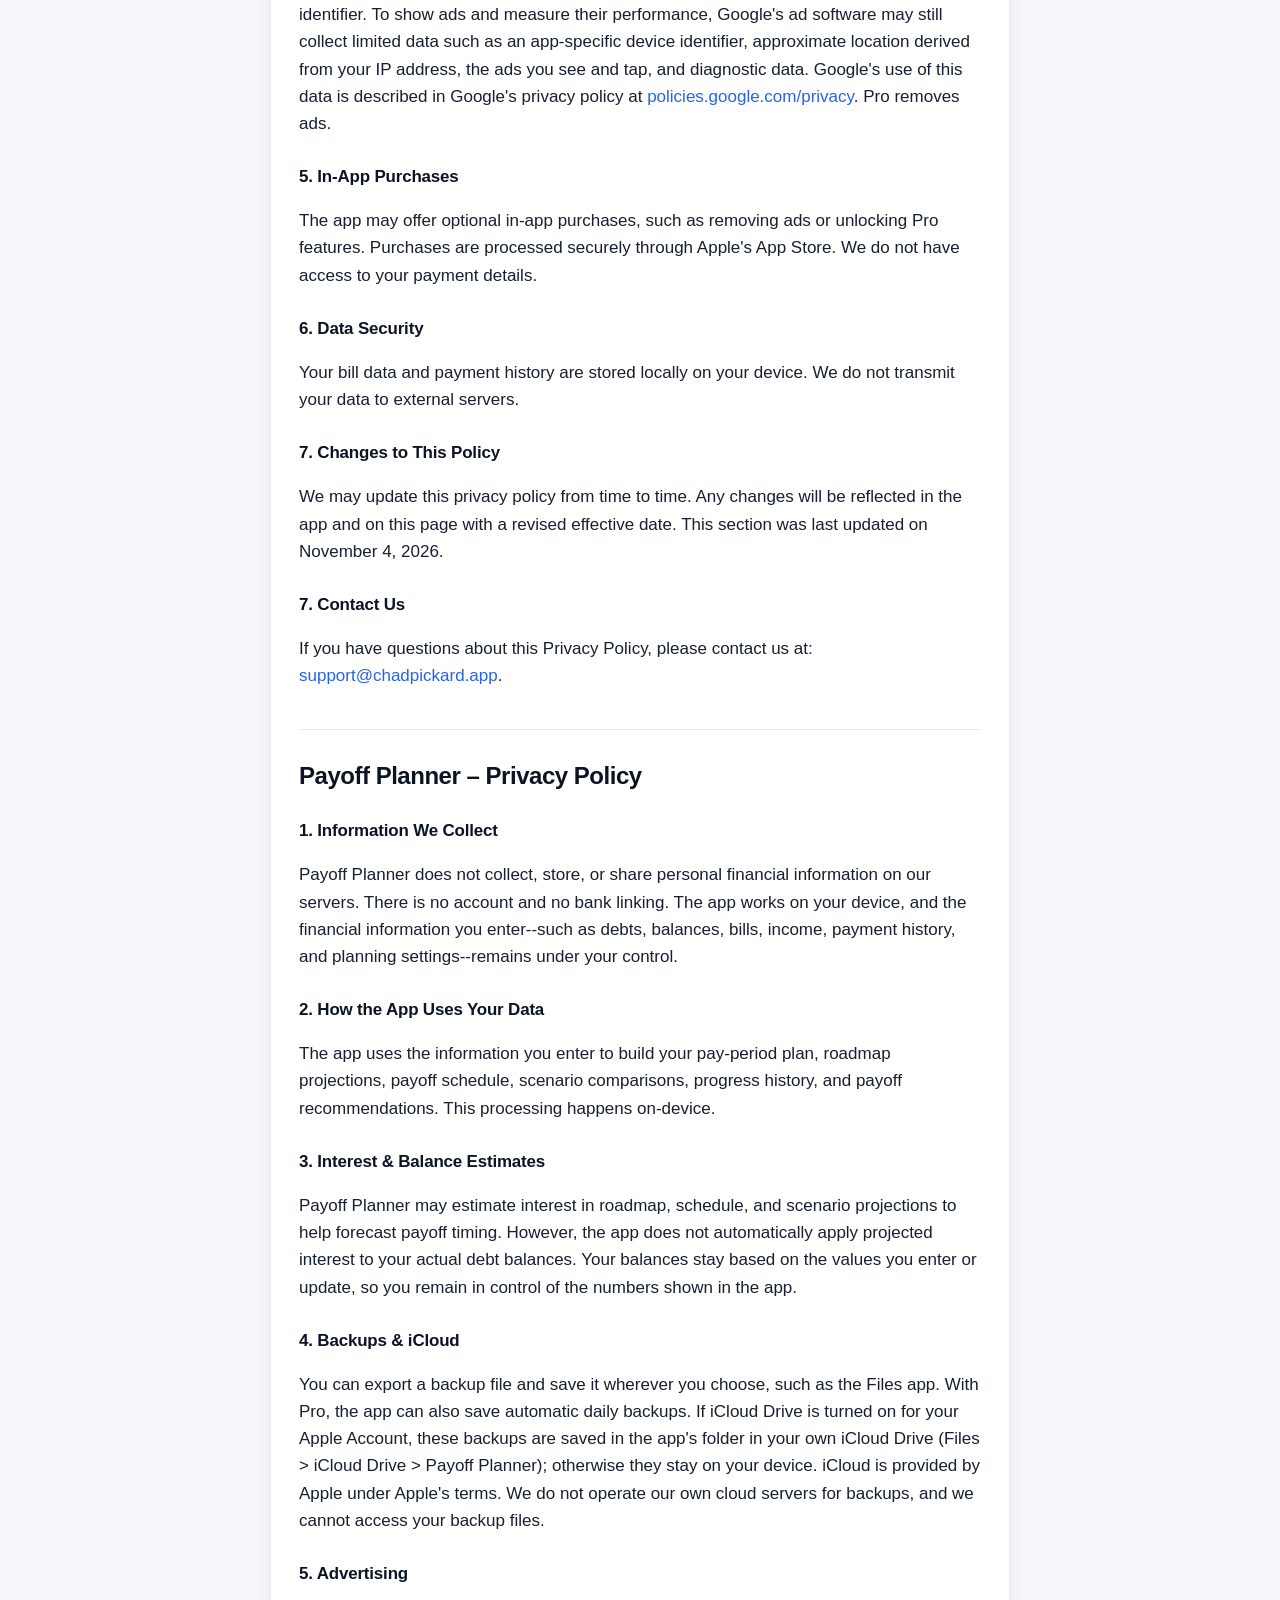
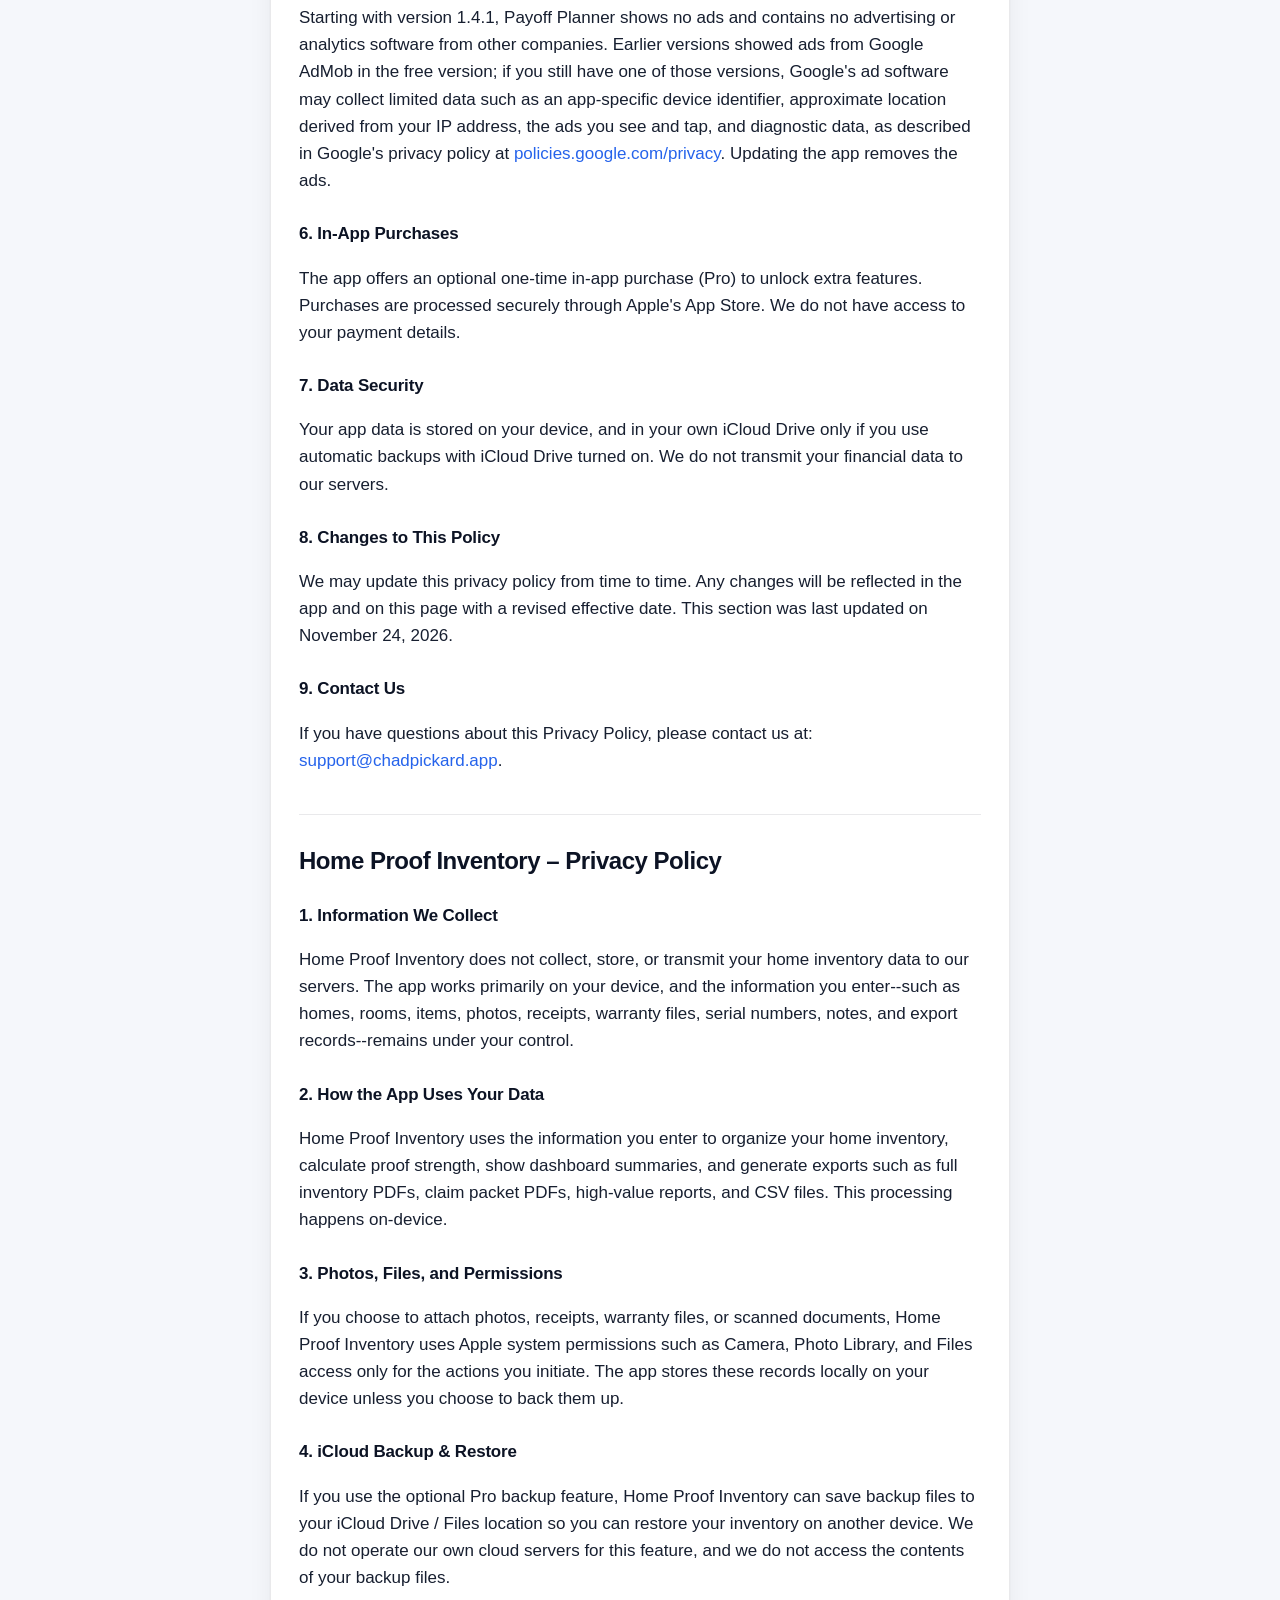
<file: privacy-policy.html>
<!doctype html>
<html lang="en">
<head>
  <meta charset="utf-8">
  <meta name="viewport" content="width=device-width, initial-scale=1, viewport-fit=cover">
  <title>Privacy Policy · Chad Pickard</title>
  <meta name="description" content="Privacy policy for Chad Pickard's iPhone apps.">
  <meta name="theme-color" content="#050a18">
  <link rel="icon" href="assets/logo.svg" type="image/svg+xml">
  <link rel="apple-touch-icon" href="assets/apple-touch-icon.png">
  <link rel="stylesheet" href="assets/site.css">
</head>
<body>

<header class="topbar">
  <div class="wrap topbar-in">
    <a class="brand" href="./"><img src="assets/logo.svg" alt=""><span>Chad Pickard</span></a>
    <nav class="nav" aria-label="Main">
      <a href="./#apps">Apps</a>
      <a href="./#support">Support</a>
      <a href="privacy-policy.html">Privacy</a>
    </nav>
  </div>
</header>

<main class="wrap doc">
  <div class="doc-head">
    <a class="back" href="./">&larr; All apps</a>
    <h1>Privacy Policy</h1>
    <p>Effective Date: November 13, 2026. Covers every app listed below; jump to yours.</p>
  </div>
  <div class="prose">
  <nav class="doc-nav" aria-label="Apps">
    <strong>Apps</strong>
    <ul>
      <li><a href="#contacting-support">Contacting support</a></li>
      <li><a href="#fieldfraction">Feet Inch Calculator</a></li>
      <li><a href="#flaghour">FlagHour</a></li>
      <li><a href="#dosesteady">DoseSteady</a></li>
      <li><a href="#pocket-register">Pocket Register</a></li>
      <li><a href="#shot2file">Camera to Files</a></li>
      <li><a href="#bills-due-tracker">Bills Due Tracker</a></li>
      <li><a href="#debt-payoff-sprint">Payoff Planner</a></li>
      <li><a href="#homeproof">Home Proof Inventory</a></li>
      <li><a href="#best-hour-weather">Best Hour Weather</a></li>
      <li><a href="#cryptograms">Cryptogram: Classic Quotes</a></li>
    </ul>
  </nav>

  

  <h2 id="contacting-support">All apps: Contacting Support</h2>
  <p>If you email support (<a href="mailto:support@chadpickard.app">support@chadpickard.app</a>) or use an app's Send Feedback screen, I receive what you send: your message, your email address, and any screenshots you attach. Feedback screens also add basic technical details, such as the app version, iOS version, device model, language and region, and whether Pro is active. You can see these details before you send.</p>
  <p>I use this information only to answer you and fix problems. It is never used for marketing or shared, and I will delete it on request.</p>

  <!-- =================== Cryptogram: Classic Quotes =================== -->
  <h2 id="cryptograms">Cryptogram: Classic Quotes – Privacy Policy</h2>
  <p class="muted">This section was last updated on November 27, 2026.</p>

  <h3>1. Information We Collect</h3>
  <p>Cryptogram: Classic Quotes does not collect your data, and it does not send anything to servers operated by us. There are no accounts. Your puzzle progress, Quote Book, favorites, puzzles you make or scan, and your settings are stored on your device.</p>

  <h3>2. iCloud Backup</h3>
  <p>If you are signed in to iCloud, the app keeps a small backup of which puzzles you solved (with the date, hints used and mistakes) and your favorite quotes in your own iCloud account, using Apple's iCloud key-value storage. This lets a new phone, a reinstall or an iPad signed in to the same Apple Account bring back your streaks, stats and Quote Book. Puzzles in progress, and puzzles you make or scan, are not backed up. We cannot see your iCloud data; it is stored by Apple under Apple's iCloud terms. You can turn this off in iOS Settings &gt; [your name] &gt; iCloud.</p>

  <h3>3. Camera and Photos</h3>
  <p>If you use Scan the Newspaper, the app uses your camera, or a photo you choose, only to read the letters of a printed puzzle. The text is read on your device by Apple's built-in text recognition. The photo is not saved by the app and is never sent anywhere.</p>

  <h3>4. Notifications</h3>
  <p>The daily reminder is off unless you turn it on. If you do, the app schedules local notifications on your device using Apple's notification services. Reminder settings are stored on your device and are not sent to us. You can turn it off in the app's Settings or in iOS Settings.</p>

  <h3>5. Widget</h3>
  <p>The Home Screen widget shows today's coded quote and your streak. It reads this from storage shared between the app and the widget on your device (an App Group). Nothing is sent off your device.</p>

  <h3>6. Sharing</h3>
  <p>If you share a solved quote or a puzzle you made, the app passes it to the iOS share sheet, and you decide where it goes. Nothing is shared automatically.</p>

  <h3>7. In-App Purchases</h3>
  <p>Cryptogram: Classic Quotes offers an optional one-time Pro purchase. Purchases are processed securely through Apple's App Store; the app contacts the App Store only to check and restore your purchase. We do not have access to your payment details.</p>

  <h3>8. Advertising &amp; Analytics</h3>
  <p>Cryptogram: Classic Quotes does not display ads and does not include any advertising or analytics SDKs. The app may show Apple's standard rating request, which Apple handles.</p>

  <h3>9. Data Security &amp; Deletion</h3>
  <p>Your data is stored on your device and, for the backup described in section 2, in your own iCloud account. We do not operate servers for this app. Deleting the app removes its data from your device; the small iCloud backup stays in your iCloud account so a reinstall can restore it.</p>

  <h3>10. Children's Privacy</h3>
  <p>Cryptogram: Classic Quotes is not directed to children under 13. We do not knowingly collect personal information from children.</p>

  <h3>11. Changes to This Policy</h3>
  <p>We may update this privacy policy from time to time. Any changes will be reflected in the app and on this page with a revised effective date.</p>

  <h3>12. Contact Us</h3>
  <p>If you have questions about this Privacy Policy, please contact us at:
     <a href="mailto:support@chadpickard.app">support@chadpickard.app</a>.</p>

  <!-- =================== Feet Inch Calculator (FieldFraction) =================== -->
  <h2 id="fieldfraction">Feet Inch Calculator: Jobsite – Privacy Policy</h2>
  <p class="muted">Formerly named FieldFraction.</p>

  <h3>1. Information We Collect</h3>
  <p>Feet Inch Calculator does not collect, store, or transmit your data to our servers. The calculations you enter, your tape history, and your settings (such as fraction precision and display preferences) stay on your device.</p>

  <h3>2. How the App Uses Your Data</h3>
  <p>Feet Inch Calculator uses what you enter only to perform calculations, show results, and keep your tape history. All processing happens on-device. The app works offline.</p>

  <h3>3. Sharing</h3>
  <p>If you choose to share your tape, the app passes the text to the iOS share sheet, and you decide where it goes. Nothing is shared automatically.</p>

  <h3>4. In-App Purchases</h3>
  <p>Feet Inch Calculator offers an optional one-time Pro purchase that unlocks additional tools. Purchases are processed securely through Apple's App Store; the app contacts the App Store only to check and restore your purchase. We do not have access to your payment details.</p>

  <h3>5. Advertising &amp; Analytics</h3>
  <p>Feet Inch Calculator does not display ads and does not include any advertising or analytics SDKs.</p>

  <h3>6. Data Security</h3>
  <p>Your data is stored locally on your device. We do not operate servers for this app, and we do not transmit your data externally. Deleting the app removes its data from your device.</p>

  <h3>7. Children's Privacy</h3>
  <p>Feet Inch Calculator is not directed to children under 13. We do not knowingly collect personal information from children.</p>

  <h3>8. Changes to This Policy</h3>
  <p>We may update this privacy policy from time to time. Any changes will be reflected in the app and on this page with a revised effective date.</p>

  <h3>9. Contact Us</h3>
  <p>If you have questions about this Privacy Policy, please contact us at:
     <a href="mailto:support@chadpickard.app">support@chadpickard.app</a>.</p>

  

  <!-- =================== FlagHour =================== -->
  <h2 id="flaghour">FlagHour – Privacy Policy</h2>

  <h3>1. Information We Collect</h3>
  <p>FlagHour does not collect, store, or transmit your data to our servers. The app works primarily on your device, and the information you enter — such as repair orders, line items, flagged hours, pay periods, pay plans, job templates, goals, vehicle info, notes, and pay stub photos — remains under your control.</p>

  <h3>2. How the App Uses Your Data</h3>
  <p>FlagHour uses the information you enter to track flagged hours, calculate expected pay, manage pay periods, display efficiency metrics, set and track goals, and generate export reports. All processing happens on-device.</p>

  <h3>3. iCloud Sync</h3>
  <p>FlagHour offers optional iCloud sync as a Pro feature. When enabled, your data is synced across your devices using Apple's CloudKit framework and your private iCloud account. We do not operate our own sync servers. Your synced data is stored in your personal iCloud storage and is governed by Apple's iCloud terms and privacy policy. You can enable or disable iCloud sync at any time in the app's Settings.</p>

  <h3>4. Camera &amp; Photo Library</h3>
  <p>FlagHour may use the camera to photograph pay stubs, scan repair orders, or scan VINs using on-device text recognition. Photos attached to repair orders or pay periods are stored locally on your device, or in your iCloud account if sync is enabled. Photos are not uploaded to any server operated by us.</p>

  <h3>5. Notifications</h3>
  <p>If you enable reminders or goal notifications, the app uses Apple notification services to deliver local notifications on your device. Notification scheduling data is stored on-device and is not transmitted to our servers.</p>

  <h3>6. Live Activities</h3>
  <p>FlagHour offers optional Live Activities (Pro feature) to display shift status on your Lock Screen and Dynamic Island. Live Activity data is processed on-device using Apple's ActivityKit framework and is not transmitted to our servers.</p>

  <h3>7. Widgets</h3>
  <p>FlagHour provides Home Screen widgets that display summary data such as today's flagged hours, period progress, and expected pay. Widget data is read from a shared on-device App Group container and is not transmitted externally.</p>

  <h3>8. In-App Purchases &amp; Subscriptions</h3>
  <p>FlagHour offers optional Pro subscriptions (monthly and annual) and a one-time lifetime purchase to unlock additional features such as iCloud sync, Live Activities, and more. Purchases are processed securely through Apple's App Store. We do not have access to your payment details.</p>

  <h3>9. Advertising</h3>
  <p>FlagHour does not display ads and does not include any advertising SDKs.</p>

  <h3>10. Data Security</h3>
  <p>Your repair order, pay period, and pay plan data is stored locally on your device using Apple's SwiftData framework. If iCloud sync is enabled, data is additionally stored in your private iCloud account. We do not operate cloud servers, and we do not transmit your data externally. You can delete all app data at any time from the Settings screen within the app.</p>

  <h3>11. Children's Privacy</h3>
  <p>FlagHour is not directed to children under 13. We do not knowingly collect personal information from children.</p>

  <h3>12. Changes to This Policy</h3>
  <p>We may update this privacy policy from time to time. Any changes will be reflected in the app and on this page with a revised effective date.</p>

  <h3>13. Contact Us</h3>
  <p>If you have questions about this Privacy Policy, please contact us at:
     <a href="mailto:support@chadpickard.app">support@chadpickard.app</a>.</p>

  

  <!-- =================== DoseSteady =================== -->
  <h2 id="dosesteady">DoseSteady – Privacy Policy</h2>

  <h3>1. Information We Collect</h3>
  <p>DoseSteady does not collect, store, or transmit your health or medication data to our servers. The app works entirely on your device, and the information you enter — such as medications, doses, schedules, refill counts, symptom logs, profiles, and notes — remains under your control.</p>

  <h3>2. How the App Uses Your Data</h3>
  <p>DoseSteady uses the information you enter to schedule dose reminders, track adherence, manage refill counts, display health insights, and generate history and export reports. This processing happens on-device.</p>
  <p><strong>Medication search:</strong> when you search for a medication by name, the text you type is sent to public U.S. government drug databases (the National Library of Medicine's RxTerms service and the FDA's openFDA service) to suggest names, strengths and label details. No account, profile, schedule or other health information is sent with the search.</p>

  <h3>3. HealthKit Integration</h3>
  <p>DoseSteady can optionally read health data from Apple HealthKit (such as heart rate, blood pressure, weight, blood glucose, and sleep) to display health correlations alongside your medication adherence. The app only reads the health data types you explicitly authorize. DoseSteady does not write data to HealthKit. Health data read from HealthKit is processed on-device and is never transmitted to our servers or any third party.</p>

  <h3>4. Notifications</h3>
  <p>If you enable dose reminders, the app uses Apple notification services to deliver local notifications on your device. Notification scheduling data is stored on-device and is not transmitted to our servers.</p>

  <h3>5. Camera &amp; Photo Library</h3>
  <p>DoseSteady may use the camera to scan prescription labels (using on-device text recognition) and may access your photo library to attach medication images. Photos and scanned text are stored locally on your device and are not uploaded to any server.</p>

  <h3>6. Profiles</h3>
  <p>You can create multiple profiles (for family members, pets, etc.) to organize medications. Profile data is stored locally on your device and is not shared externally.</p>

  <h3>7. In-App Purchases</h3>
  <p>DoseSteady offers an optional one-time in-app purchase to unlock Pro features such as multiple profiles, health insights, prescription scanning, and more. Purchases are processed securely through Apple's App Store. We do not have access to your payment details.</p>

  <h3>8. Advertising</h3>
  <p>DoseSteady does not display ads and does not include any advertising SDKs.</p>

  <h3>9. Data Security</h3>
  <p>Your medication and health data is stored locally on your device using Apple's SwiftData framework. We do not operate cloud servers, and we do not transmit your data externally, apart from the medication-name searches described in section 2. You can delete all app data at any time from the Settings screen within the app.</p>

  <h3>10. Children's Privacy</h3>
  <p>DoseSteady is not directed to children under 13. We do not knowingly collect personal information from children.</p>

  <h3>11. Changes to This Policy</h3>
  <p>We may update this privacy policy from time to time. Any changes will be reflected in the app and on this page with a revised effective date.</p>

  <h3>12. Contact Us</h3>
  <p>If you have questions about this Privacy Policy, please contact us at:
     <a href="mailto:support@chadpickard.app">support@chadpickard.app</a>.</p>

  

  <!-- =================== Pocket Register =================== -->
  <h2 id="pocket-register">Pocket Register – Privacy Policy</h2>

  <h3>1. Information We Collect</h3>
  <p>Pocket Register stores your accounts, transactions and settings on your device. We do not collect this data unless you turn on web companion sync (see section 3). We do not sell your data.</p>

  <h3>2. iCloud Sync</h3>
  <p>Pro includes optional iCloud sync. When enabled, your data syncs across your Apple devices using Apple's CloudKit and your private iCloud account. We cannot access your iCloud data.</p>

  <h3>3. Web Companion Sync</h3>
  <p>The optional web companion at <a href="https://pocketregister.app">pocketregister.app</a> lets you view and edit your register in a browser. If you sign in with Apple and turn on web sync, your register data (such as accounts, transactions, categories and recurring items) is sent to and stored on the web companion's servers so it can appear in your browser. The web companion has its own subscription and its own <a href="https://pocketregister.app/legal/privacy">privacy policy</a>, which explains what it stores and how to delete your account. If you never turn on web sync, nothing is sent.</p>

  <h3>4. Advertising</h3>
  <p>The free version of Pocket Register shows ads from Google AdMob. Pocket Register does not ask for permission to track you across other companies' apps and websites (App Tracking Transparency), so the app does not give Google your device's advertising identifier. To show ads and measure their performance, Google's ad software may still collect limited data such as an app-specific device identifier, approximate location derived from your IP address, the ads you see and tap, and diagnostic data. Google's use of this data is described in Google's privacy policy at <a href="https://policies.google.com/privacy">policies.google.com/privacy</a>. Pro removes ads.</p>

  <h3>5. In-App Purchases</h3>
  <p>The app offers an optional one-time Pro purchase that removes ads and unlocks additional features. Purchases are processed securely through Apple's App Store. We do not have access to your payment details.</p>

  <h3>6. Data Security</h3>
  <p>Your data is stored locally on your device. It leaves your device only if you turn on iCloud sync or web companion sync, as described above.</p>

  <h3>7. Changes to This Policy</h3>
  <p>We may update this privacy policy from time to time. Any changes will be reflected in the app and on this page with a revised effective date.</p>

  <h3>8. Contact Us</h3>
  <p>If you have questions about this Privacy Policy, please contact us at:
     <a href="mailto:support@chadpickard.app">support@chadpickard.app</a>.</p>

  

  <!-- =================== Camera to Files =================== -->
  <h2 id="shot2file">Camera to Files – Privacy Policy</h2>

  <h3>1. Information We Collect</h3>
  <p>Camera to Files saves photos, videos, and scans directly to folders you choose in the Files app, including iCloud Drive. If you connect Google Drive or OneDrive, it can also upload to a folder you choose there (see section 4). The app itself does not collect, store, or transmit personal data to our servers. There are no accounts with us and no cloud backends operated by us.</p>

  <h3>2. Device Permissions &amp; How They're Used</h3>
  <ul>
    <li><strong>Camera</strong> — capture photos, videos, and document scans.</li>
    <li><strong>Microphone</strong> — record audio with video, if video mode is used.</li>
    <li><strong>Photo Library</strong> — optional, used only when you choose Batch Import to copy selected photos into your target Files folder.</li>
    <li><strong>Files/Storage</strong> — write media to your selected folder using security-scoped bookmarks. The app does not read other folders without your selection.</li>
    <li><strong>Location</strong> — optional. Used only while the camera is open, and only if you turn on Include GPS or a location photo stamp. Location can be saved in the photo's EXIF metadata, in file names, or drawn onto the photo as a stamp. To show a street address on a stamp, the app uses Apple's location service to look up the address for your coordinates; nothing is sent to us. You can change this anytime in iOS Settings.</li>
  </ul>

  <h3>3. On-Device Processing</h3>
  <p>Document scanning and OCR text recognition are performed on device using Apple frameworks. We do not upload your scans for processing.</p>

  <h3>4. Optional Cloud Uploads (Google Drive &amp; OneDrive)</h3>
  <p>Connecting Google Drive or Microsoft OneDrive is optional. If you connect one, you sign in on Google's or Microsoft's own sign-in screen, and the app uploads the photos, videos and scans you capture directly from your device to the folder you choose in that account. Your files go straight to Google or Microsoft; they never pass through servers operated by us, and we cannot see them.</p>
  <ul>
    <li><strong>Google Drive</strong> access is limited to files the app creates or that you choose to open with it (the <code>drive.file</code> permission). The app does not read the rest of your Drive.</li>
    <li><strong>OneDrive</strong> access lets the app read your basic profile (to show which account is connected) and read and write files so it can list folders and upload to the one you pick.</li>
    <li>Sign-in tokens are kept in your device's secure Keychain by Google's and Microsoft's sign-in libraries. You can disconnect in the app at any time, and revoke access from your Google or Microsoft account settings.</li>
  </ul>
  <p>Camera to Files' use of information received from Google APIs adheres to the <a href="https://developers.google.com/terms/api-services-user-data-policy">Google API Services User Data Policy</a>, including the Limited Use requirements.</p>

  <h3>5. Advertising</h3>
  <p>When Pro is not active, Camera to Files shows ads from Google AdMob, including optional rewarded ads that can temporarily unlock Pro features. Camera to Files does not ask for permission to track you across other companies' apps and websites (App Tracking Transparency), so the app does not give Google your device's advertising identifier. To show ads and measure their performance, Google's ad software may still collect limited data such as an app-specific device identifier, approximate location derived from your IP address, the ads you see and tap, and diagnostic data. Google's use of this data is described in Google's privacy policy at <a href="https://policies.google.com/privacy">policies.google.com/privacy</a>.</p>

  <h3>6. In-App Purchases &amp; Temporary Pro</h3>
  <ul>
    <li><strong>Permanent Pro</strong> — a one-time purchase that removes ads and unlocks Pro features.</li>
    <li><strong>Rewarded "Try Pro"</strong> — watching a short ad grants temporary access to many Pro features. Rewarded access does not permanently unlock additional Favorites; limits may apply once temporary access ends.</li>
  </ul>
  <p>All purchases are processed by Apple's App Store. We do not have access to your payment details.</p>

  <h3>7. Data Security &amp; Retention</h3>
  <p>Media you create or import is written directly to the folder you choose. Your files remain under your control in the Files app/iCloud Drive. We do not transmit your files to our servers.</p>

  <h3>8. Children's Privacy</h3>
  <p>Our apps are not directed to children under 13. We do not knowingly collect personal information from children.</p>

  <h3>9. Changes to This Policy</h3>
  <p>We may update this privacy policy from time to time. Any changes will be reflected in the app and on this page with a revised effective date.</p>

  <h3>10. Contact Us</h3>
  <p>If you have questions about this Privacy Policy, please contact us at:
     <a href="mailto:support@chadpickard.app">support@chadpickard.app</a>.</p>

  

  <!-- =================== Bills Due Tracker =================== -->
  <h2 id="bills-due-tracker">Bills Due Tracker – Privacy Policy</h2>

  <h3>1. Information We Collect</h3>
  <p>Bills Due Tracker does not collect, store, or share personal information on our servers. The app functions locally on your device, and your bill data remains under your control.</p>

  <h3>2. Notifications</h3>
  <p>If you enable reminders, the app uses Apple notification services to deliver local notifications on your device. Reminder scheduling data is stored on-device and is not transmitted to our servers. Smart features that read or suggest bill details use Apple's on-device model, so that text is not sent off your device.</p>

  <h3>3. Camera &amp; Photos (Scan a Bill)</h3>
  <p>If you use Scan a Bill, the app uses your camera, or a photo or screenshot you pick, to read the amount, due date and biller from a bill. The text is read on your device with Apple's on-device text recognition. The image is not saved by the app and is not sent to us or anyone else. Only the bill details you choose to save are kept, on your device.</p>

  <h3>4. Advertising</h3>
  <p>The free version of Bills Due Tracker shows ads from Google AdMob. Bills Due Tracker does not ask for permission to track you across other companies' apps and websites (App Tracking Transparency), so the app does not give Google your device's advertising identifier. To show ads and measure their performance, Google's ad software may still collect limited data such as an app-specific device identifier, approximate location derived from your IP address, the ads you see and tap, and diagnostic data. Google's use of this data is described in Google's privacy policy at <a href="https://policies.google.com/privacy">policies.google.com/privacy</a>. Pro removes ads.</p>

  <h3>5. In-App Purchases</h3>
  <p>The app may offer optional in-app purchases, such as removing ads or unlocking Pro features. Purchases are processed securely through Apple's App Store. We do not have access to your payment details.</p>

  <h3>6. Data Security</h3>
  <p>Your bill data and payment history are stored locally on your device. We do not transmit your data to external servers.</p>

  <h3>7. Changes to This Policy</h3>
  <p>We may update this privacy policy from time to time. Any changes will be reflected in the app and on this page with a revised effective date. This section was last updated on November 4, 2026.</p>

  <h3>7. Contact Us</h3>
  <p>If you have questions about this Privacy Policy, please contact us at:
     <a href="mailto:support@chadpickard.app">support@chadpickard.app</a>.</p>

  

  <!-- =================== Payoff Planner =================== -->
  <h2 id="debt-payoff-sprint">Payoff Planner – Privacy Policy</h2>

  <h3>1. Information We Collect</h3>
  <p>Payoff Planner does not collect, store, or share personal financial information on our servers. There is no account and no bank linking. The app works on your device, and the financial information you enter--such as debts, balances, bills, income, payment history, and planning settings--remains under your control.</p>

  <h3>2. How the App Uses Your Data</h3>
  <p>The app uses the information you enter to build your pay-period plan, roadmap projections, payoff schedule, scenario comparisons, progress history, and payoff recommendations. This processing happens on-device.</p>

  <h3>3. Interest &amp; Balance Estimates</h3>
  <p>Payoff Planner may estimate interest in roadmap, schedule, and scenario projections to help forecast payoff timing. However, the app does not automatically apply projected interest to your actual debt balances. Your balances stay based on the values you enter or update, so you remain in control of the numbers shown in the app.</p>

  <h3>4. Backups &amp; iCloud</h3>
  <p>You can export a backup file and save it wherever you choose, such as the Files app. With Pro, the app can also save automatic daily backups. If iCloud Drive is turned on for your Apple Account, these backups are saved in the app's folder in your own iCloud Drive (Files &gt; iCloud Drive &gt; Payoff Planner); otherwise they stay on your device. iCloud is provided by Apple under Apple's terms. We do not operate our own cloud servers for backups, and we cannot access your backup files.</p>

  <h3>5. Advertising</h3>
  <p>Starting with version 1.4.1, Payoff Planner shows no ads and contains no advertising or analytics software from other companies. Earlier versions showed ads from Google AdMob in the free version; if you still have one of those versions, Google's ad software may collect limited data such as an app-specific device identifier, approximate location derived from your IP address, the ads you see and tap, and diagnostic data, as described in Google's privacy policy at <a href="https://policies.google.com/privacy">policies.google.com/privacy</a>. Updating the app removes the ads.</p>

  <h3>6. In-App Purchases</h3>
  <p>The app offers an optional one-time in-app purchase (Pro) to unlock extra features. Purchases are processed securely through Apple's App Store. We do not have access to your payment details.</p>

  <h3>7. Data Security</h3>
  <p>Your app data is stored on your device, and in your own iCloud Drive only if you use automatic backups with iCloud Drive turned on. We do not transmit your financial data to our servers.</p>

  <h3>8. Changes to This Policy</h3>
  <p>We may update this privacy policy from time to time. Any changes will be reflected in the app and on this page with a revised effective date. This section was last updated on November 24, 2026.</p>

  <h3>9. Contact Us</h3>
  <p>If you have questions about this Privacy Policy, please contact us at:
     <a href="mailto:support@chadpickard.app">support@chadpickard.app</a>.</p>

  

  <!-- =================== Home Proof Inventory =================== -->
  <h2 id="homeproof">Home Proof Inventory – Privacy Policy</h2>

  <h3>1. Information We Collect</h3>
  <p>Home Proof Inventory does not collect, store, or transmit your home inventory data to our servers. The app works primarily on your device, and the information you enter--such as homes, rooms, items, photos, receipts, warranty files, serial numbers, notes, and export records--remains under your control.</p>

  <h3>2. How the App Uses Your Data</h3>
  <p>Home Proof Inventory uses the information you enter to organize your home inventory, calculate proof strength, show dashboard summaries, and generate exports such as full inventory PDFs, claim packet PDFs, high-value reports, and CSV files. This processing happens on-device.</p>

  <h3>3. Photos, Files, and Permissions</h3>
  <p>If you choose to attach photos, receipts, warranty files, or scanned documents, Home Proof Inventory uses Apple system permissions such as Camera, Photo Library, and Files access only for the actions you initiate. The app stores these records locally on your device unless you choose to back them up.</p>

  <h3>4. iCloud Backup &amp; Restore</h3>
  <p>If you use the optional Pro backup feature, Home Proof Inventory can save backup files to your iCloud Drive / Files location so you can restore your inventory on another device. We do not operate our own cloud servers for this feature, and we do not access the contents of your backup files.</p>

  <h3>5. Advertising</h3>
  <p>Home Proof Inventory does not display ads and does not include any advertising SDKs.</p>

  <h3>6. In-App Purchases</h3>
  <p>The app may offer an optional one-time in-app purchase to unlock Pro features such as unlimited items and rooms, multiple homes, advanced exports, and iCloud backup/restore. Purchases are processed securely through Apple's App Store. We do not have access to your payment details.</p>

  <h3>7. Data Security</h3>
  <p>Your home inventory data is stored locally on your device unless you explicitly export or back it up to a Files/iCloud Drive location you choose. We do not transmit your inventory records to external servers.</p>

  <h3>8. Changes to This Policy</h3>
  <p>We may update this privacy policy from time to time. Any changes will be reflected in the app and on this page with a revised effective date.</p>

  <h3>9. Contact Us</h3>
  <p>If you have questions about this Privacy Policy, please contact us at:
     <a href="mailto:support@chadpickard.app">support@chadpickard.app</a>.</p>

  

  <!-- =================== Best Hour Weather =================== -->
  <h2 id="best-hour-weather">Best Hour Weather – Privacy Policy</h2>

  <h3>1. Information We Collect</h3>
  <p>Best Hour Weather does not collect, store, or sell personal information on our servers. The app uses weather forecast data and the location you choose to help compare conditions and suggest better hours for outdoor activities.</p>

  <h3>2. Location Data</h3>
  <p>Best Hour Weather may request access to your location so it can show local weather forecasts and recommend the best hours near you. You may also search for or select a location manually instead of using your current location. Location access is controlled by iOS and can be changed anytime in iOS Settings.</p>
  <p>We do not operate our own location-tracking server, and we do not use your location to personally identify you.</p>

  <h3>3. Weather Data Sources</h3>
  <p>The app may use weather data from Apple Weather, Google Weather, OpenWeather, Visual Crossing, and the National Weather Service, and may load map and radar images from map tile providers. When weather data is requested, location coordinates or location-related forecast requests may be sent to these weather providers as needed to return forecast information. Their use of data is governed by their own policies and terms.</p>

  <h3>4. How the App Uses Your Data</h3>
  <p>Best Hour Weather uses forecast information, selected locations, activity preferences, and app settings to compare weather conditions, show model agreement, and suggest better hours for activities such as walking, running, boating, fishing, golfing, mowing, or other outdoor plans. This app-generated planning and display logic happens within the app.</p>

  <h3>5. Saved Settings and Preferences</h3>
  <p>The app may store selected locations, unit preferences, activity preferences, theme settings, subscription status, and other app settings on your device so the app works smoothly between launches. We do not collect this information on our servers.</p>

  <h3>6. Advertising</h3>
  <p>The free version of Best Hour Weather shows ads from Google AdMob. Best Hour Weather does not ask for permission to track you across other companies' apps and websites (App Tracking Transparency), so the app does not give Google your device's advertising identifier. To show ads and measure their performance, Google's ad software may still collect limited data such as an app-specific device identifier, approximate location derived from your IP address, the ads you see and tap, and diagnostic data. Google's use of this data is described in Google's privacy policy at <a href="https://policies.google.com/privacy">policies.google.com/privacy</a>. Pro removes ads.</p>

  <h3>7. In-App Purchases and Subscriptions</h3>
  <p>The app may offer optional in-app purchases or subscriptions to remove ads or unlock Pro features. Purchases and subscriptions are processed securely through Apple's App Store. We do not have access to your payment details.</p>

  <h3>8. Notifications</h3>
  <p>If Best Hour Weather offers and you enable weather-related reminders or alerts, the app may use Apple notification services to deliver notifications on your device. Notification settings are controlled by iOS and can be changed anytime in iOS Settings.</p>

  <h3>9. Data Security</h3>
  <p>Best Hour Weather does not transmit your personal app data to servers operated by us. Forecast requests may be sent to third-party weather providers as needed to provide weather information. App preferences and saved settings are stored locally on your device unless Apple system services, such as iCloud device backup, store them as part of your normal device backup settings.</p>

  <h3>10. Children's Privacy</h3>
  <p>Our apps are not directed to children under 13. We do not knowingly collect personal information from children.</p>

  <h3>11. Changes to This Policy</h3>
  <p>We may update this privacy policy from time to time. Any changes will be reflected in the app and on this page with a revised effective date.</p>

  <h3>12. Contact Us</h3>
  <p>If you have questions about this Privacy Policy, please contact us at:
     <a href="mailto:support@chadpickard.app">support@chadpickard.app</a>.</p>
  </div>
</main>

<footer class="footer">
  <div class="wrap footer-in">
    <a class="brand" href="./"><img src="assets/logo.svg" alt=""><span>Chad Pickard</span></a>
    <nav aria-label="Footer">
      <a href="./#apps">Apps</a>
      <a href="./#support">Support</a>
      <a href="privacy-policy.html">Privacy Policy</a>
      <a href="terms.html">Terms of Use</a>
    </nav>
    <p class="fine">© <span id="year">2026</span> Chad Pickard. App Store is a service mark of Apple Inc.</p>
  </div>
</footer>

<script src="assets/site.js"></script>
</body>
</html>
</file>
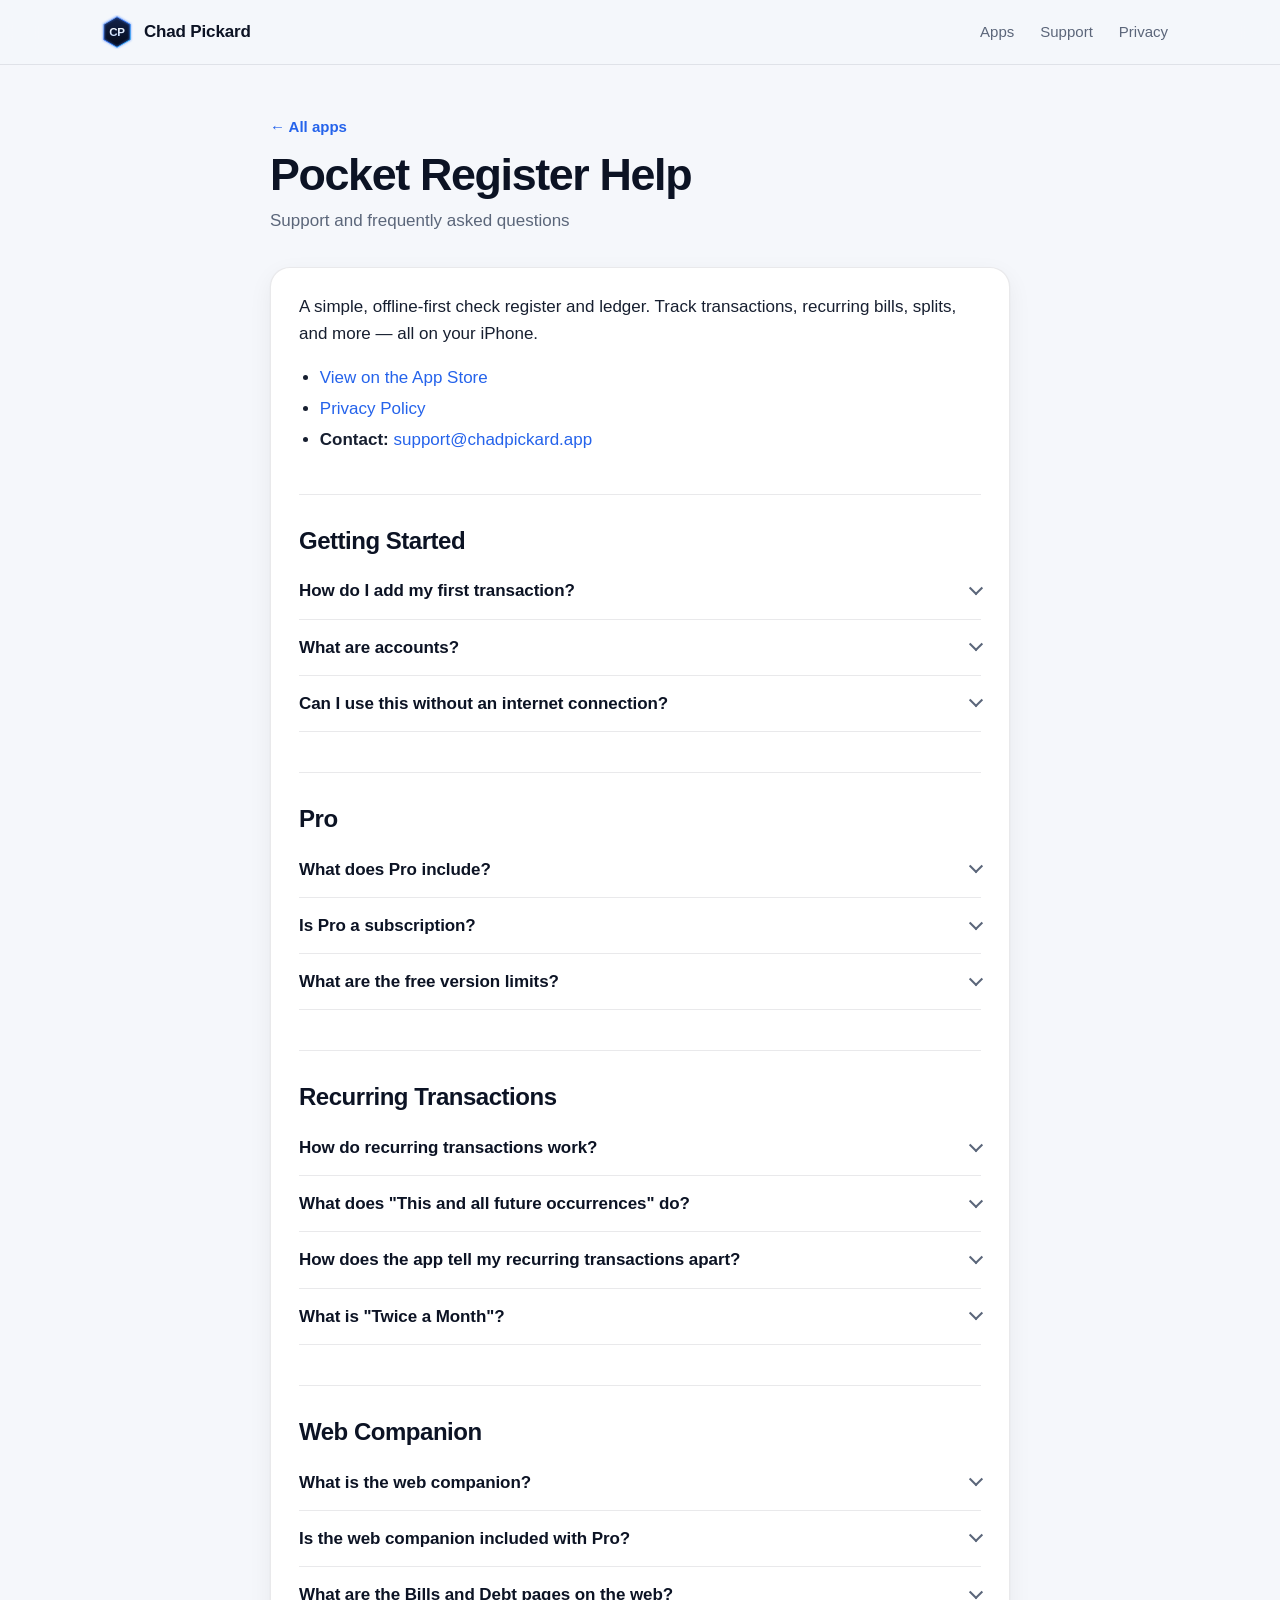
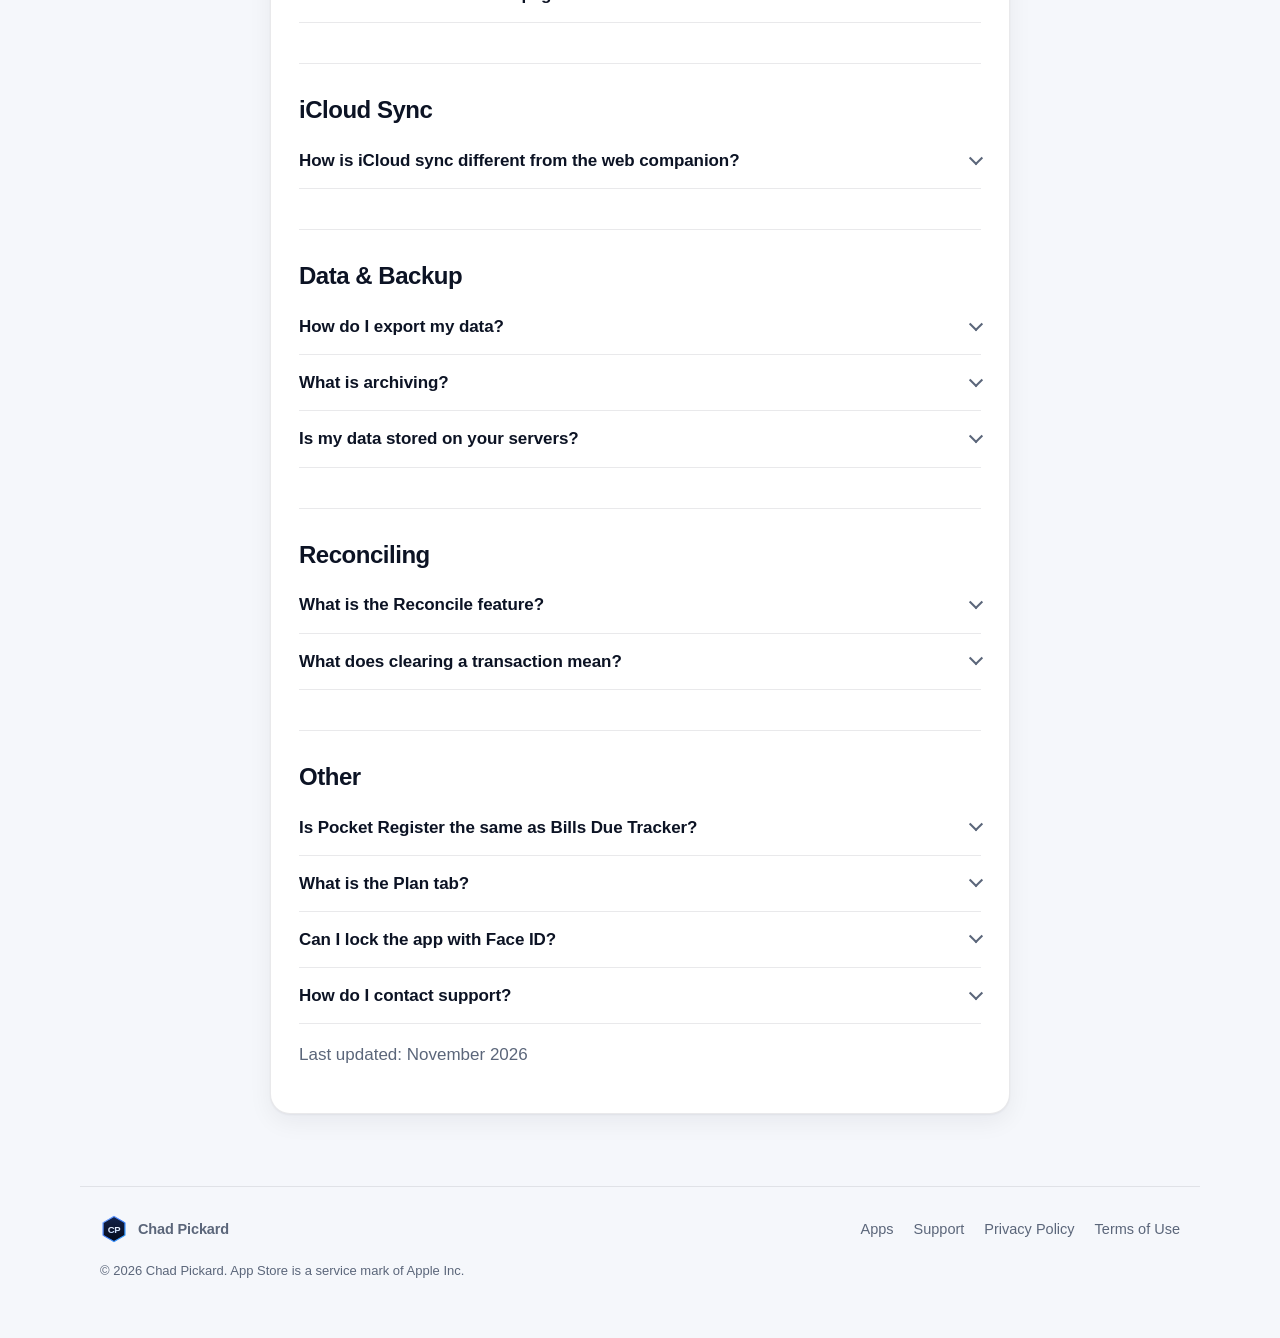
<file: support-pocket-register.html>
<!doctype html>
<html lang="en">
<head>
  <meta charset="utf-8">
  <meta name="viewport" content="width=device-width, initial-scale=1, viewport-fit=cover">
  <title>Pocket Register Help · Chad Pickard</title>
  <meta name="description" content="Pocket Register help and frequently asked questions.">
  <meta name="theme-color" content="#050a18">
  <link rel="icon" href="assets/logo.svg" type="image/svg+xml">
  <link rel="apple-touch-icon" href="assets/apple-touch-icon.png">
  <link rel="stylesheet" href="assets/site.css">
</head>
<body>

<header class="topbar">
  <div class="wrap topbar-in">
    <a class="brand" href="./"><img src="assets/logo.svg" alt=""><span>Chad Pickard</span></a>
    <nav class="nav" aria-label="Main">
      <a href="./#apps">Apps</a>
      <a href="./#support">Support</a>
      <a href="privacy-policy.html">Privacy</a>
    </nav>
  </div>
</header>

<main class="wrap doc">
  <div class="doc-head">
    <a class="back" href="./#pocket-register">&larr; All apps</a>
    <h1>Pocket Register Help</h1>
    <p>Support and frequently asked questions</p>
  </div>
  <div class="prose">
<p>A simple, offline-first check register and ledger. Track transactions, recurring bills, splits, and more — all on your iPhone.</p>

<ul>
  <li><a href="https://apps.apple.com/app/id6749550108">View on the App Store</a></li>
  <li><a href="privacy-policy.html#pocket-register">Privacy Policy</a></li>
  <li><strong>Contact:</strong> <a href="mailto:support@chadpickard.app">support@chadpickard.app</a></li>
</ul>



<!-- ───────────── GETTING STARTED ───────────── -->
<h2>Getting Started</h2>

<details>
  <summary>How do I add my first transaction?</summary>
  <p>Tap the <strong>+</strong> button in the top-right corner of the Register tab. If you haven't created an account yet, the app will walk you through creating one first. Pick deposit or withdrawal, enter an amount, and tap Save.</p>
</details>

<details>
  <summary>What are accounts?</summary>
  <p>Accounts let you keep separate registers — for example, one for Checking and one for Savings. Each account has its own running balance. You can switch between them using the carousel at the top of the Register, or choose "All Accounts" to see everything together.</p>
</details>

<details>
  <summary>Can I use this without an internet connection?</summary>
  <p>Yes. Pocket Register is offline-first. All your data is stored on your device. iCloud sync and the web companion are optional — the app works perfectly fine without either.</p>
</details>

<!-- ───────────── PRO ───────────── -->
<h2>Pro</h2>

<details>
  <summary>What does Pro include?</summary>
  <p>Pro is a one-time purchase that unlocks:</p>
  <ul>
    <li>Unlimited transactions and accounts</li>
    <li>iCloud sync across your devices</li>
    <li>Family Sharing (up to 5 people)</li>
    <li>Custom themes</li>
    <li>Ad removal</li>
    <li>Unlimited splits per transaction</li>
    <li>Unlimited Quick Fill templates</li>
    <li>Advanced CSV export (profiles, presets, Excel/YNAB formats)</li>
    <li>Lock Screen widgets</li>
    <li>Recurring transactions</li>
    <li>Void check feature</li>
  </ul>
</details>

<details>
  <summary>Is Pro a subscription?</summary>
  <p>No. Pro is a one-time purchase — you pay once and keep it forever. There are no recurring charges for the iPhone app.</p>
</details>

<details>
  <summary>What are the free version limits?</summary>
  <p>The free version supports up to 300 transactions, limited splits (2 per transaction), and up to 3 Quick Fill templates. Ads are shown in the free version. Upgrading to Pro removes all limits and ads.</p>
</details>

<!-- ───────────── RECURRING TRANSACTIONS ───────────── -->
<h2>Recurring Transactions</h2>

<details>
  <summary>How do recurring transactions work?</summary>
  <p>When you create a recurring transaction (daily, weekly, biweekly, twice a month, monthly, or yearly), the app automatically generates new instances as each date arrives. The original entry acts as the "anchor" — its amount is used as the template for future occurrences.</p>
</details>

<details>
  <summary>What does "This and all future occurrences" do?</summary>
  <p>When you edit a recurring transaction's amount and save, you'll be asked whether the change applies to just that one instance or to that instance and all future ones. Choosing "this and all future" updates every occurrence from that date forward, plus the anchor, so the recurring generator uses the new amount going forward.</p>
</details>

<details>
  <summary>How does the app tell my recurring transactions apart?</summary>
  <p>Each recurring series is identified by its <strong>payee</strong>, <strong>memo</strong>, <strong>account</strong>, and <strong>frequency</strong>. As long as those are different, your recurring transactions are treated as separate series and won't interfere with each other.</p>
</details>

<details>
  <summary>What is "Twice a Month"?</summary>
  <p>The semimonthly option lets you set two days per month — for example, the 1st and 15th. The app generates an occurrence on each of those days every month.</p>
</details>

<!-- ───────────── WEB COMPANION ───────────── -->
<h2>Web Companion</h2>

<details>
  <summary>What is the web companion?</summary>
  <p>The web companion at <a href="https://pocketregister.app">pocketregister.app</a> lets you view and edit your register from a desktop browser. It syncs with your iPhone over a secure connection. It also offers planning features like a Payday Plan, Bills page, and Debt payoff projections.</p>
</details>

<details>
  <summary>Is the web companion included with Pro?</summary>
  <p>The Pro purchase covers the iPhone app. The web companion has its own free trial and subscription — they're separate. You don't need the web companion to use Pro features on your phone, and you don't need Pro to try the web companion.</p>
</details>

<details>
  <summary>What are the Bills and Debt pages on the web?</summary>
  <p>These pull from your Pocket Register recurring transactions. If you tag a recurring transaction as a "Bill" or "Debt" in the recurring editor on your phone, it shows up on the corresponding web page. These are <strong>not</strong> connected to the standalone Bills Due Tracker app — that's a separate app.</p>
</details>

<!-- ───────────── ICLOUD SYNC ───────────── -->
<h2>iCloud Sync</h2>

<details>
  <summary>How is iCloud sync different from the web companion?</summary>
  <p><strong>iCloud sync</strong> keeps your data in sync across multiple Apple devices (e.g. iPhone and iPad) using Apple's iCloud. It's included with Pro and requires no sign-in beyond your Apple ID.</p>
  <p><strong>Web companion sync</strong> sends your data to pocketregister.app so you can access it from a desktop browser. It requires signing in with Apple on the web.</p>
  <p>They're independent — you can use one, both, or neither.</p>
</details>

<!-- ───────────── DATA & BACKUP ───────────── -->
<h2>Data & Backup</h2>

<details>
  <summary>How do I export my data?</summary>
  <p>Go to Settings &gt; Data &amp; Backup &gt; Export, Backup, &amp; Clear. You can export a standard CSV, or with Pro, use Advanced CSV with custom profiles, split columns, and Excel/YNAB-friendly formats.</p>
</details>

<details>
  <summary>What is archiving?</summary>
  <p>Archiving moves older, reconciled transactions out of your active register to keep it fast. Your balance doesn't change — the archived total is preserved. You can find this under Settings &gt; Data &amp; Backup &gt; Archive Older Entries.</p>
</details>

<details>
  <summary>Is my data stored on your servers?</summary>
  <p>By default, no. All data lives on your device. If you enable iCloud sync, it goes through Apple's iCloud. If you connect the web companion, your data syncs to pocketregister.app. No data is collected or sold for advertising purposes.</p>
</details>

<!-- ───────────── RECONCILE ───────────── -->
<h2>Reconciling</h2>

<details>
  <summary>What is the Reconcile feature?</summary>
  <p>Reconcile helps you match your register against a bank statement. Enable it in Settings &gt; Reconcile. You'll see Cleared/Uncleared summary pills under your balance, and a Reconcile button that walks you through comparing your register to your statement total.</p>
</details>

<details>
  <summary>What does clearing a transaction mean?</summary>
  <p>Marking a transaction as "cleared" means your bank has posted it. It's a way to track which transactions have actually gone through versus which are still pending.</p>
</details>

<!-- ───────────── OTHER ───────────── -->
<h2>Other</h2>

<details>
  <summary>Is Pocket Register the same as Bills Due Tracker?</summary>
  <p>No. They're separate apps by the same developer. Pocket Register is a check register/ledger for tracking transactions and balances. Bills Due Tracker is a standalone app for tracking bill due dates and reminders. They don't share data, but they work well together.</p>
</details>

<details>
  <summary>What is the Plan tab?</summary>
  <p>The Plan tab shows a forward-looking projection of your balance based on your recurring transactions. It includes upcoming bills, debts, and a "safe to spend" estimate. It appears automatically once you add a recurring transaction, or you can show/hide it manually in Settings &gt; Planning.</p>
</details>

<details>
  <summary>Can I lock the app with Face ID?</summary>
  <p>Yes. Go to Settings &gt; Privacy and turn on "Require Face ID to open." The app will ask for Face ID, Touch ID, or your device passcode each time you open it.</p>
</details>

<details>
  <summary>How do I contact support?</summary>
  <p>Email <a href="mailto:support@chadpickard.app">support@chadpickard.app</a> — happy to help with anything.</p>
</details>


<p class="muted">Last updated: November 2026</p>
  </div>
</main>

<footer class="footer">
  <div class="wrap footer-in">
    <a class="brand" href="./"><img src="assets/logo.svg" alt=""><span>Chad Pickard</span></a>
    <nav aria-label="Footer">
      <a href="./#apps">Apps</a>
      <a href="./#support">Support</a>
      <a href="privacy-policy.html">Privacy Policy</a>
      <a href="terms.html">Terms of Use</a>
    </nav>
    <p class="fine">© <span id="year">2026</span> Chad Pickard. App Store is a service mark of Apple Inc.</p>
  </div>
</footer>

<script src="assets/site.js"></script>
</body>
</html>
</file>
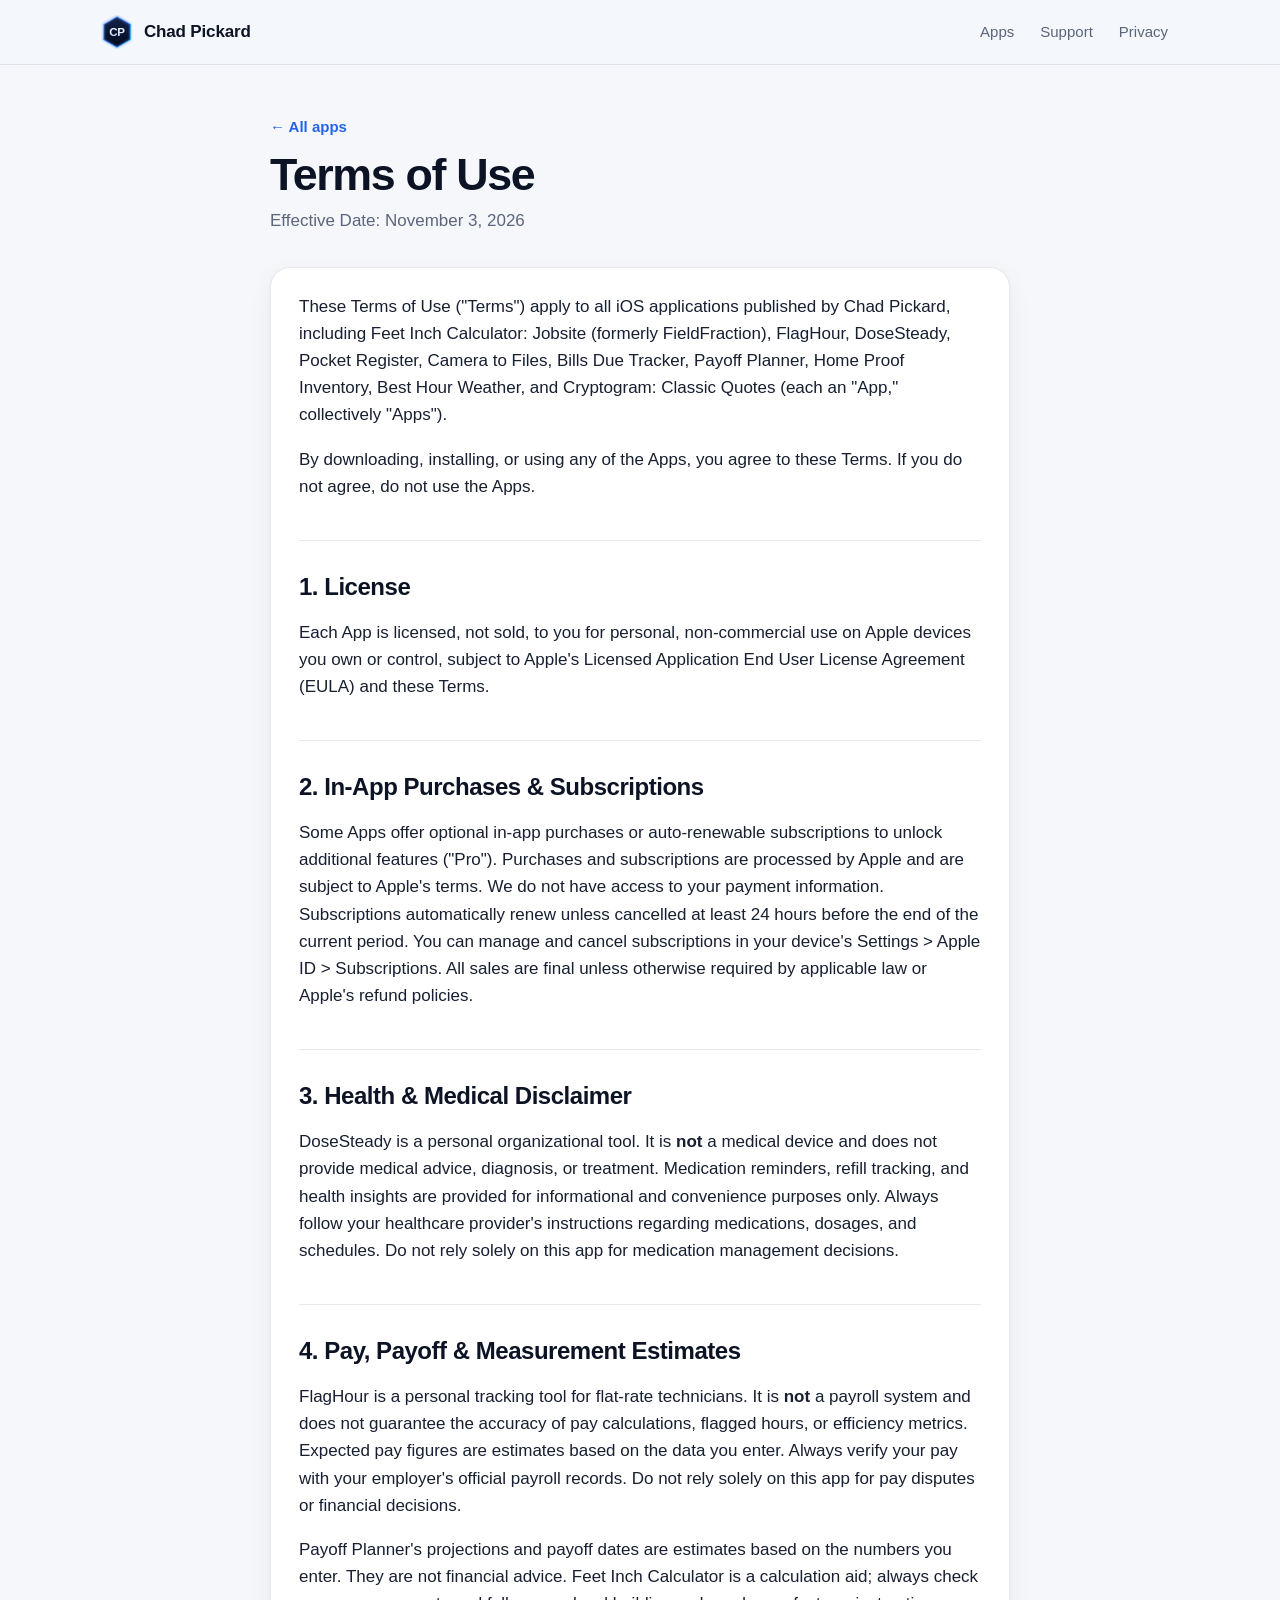
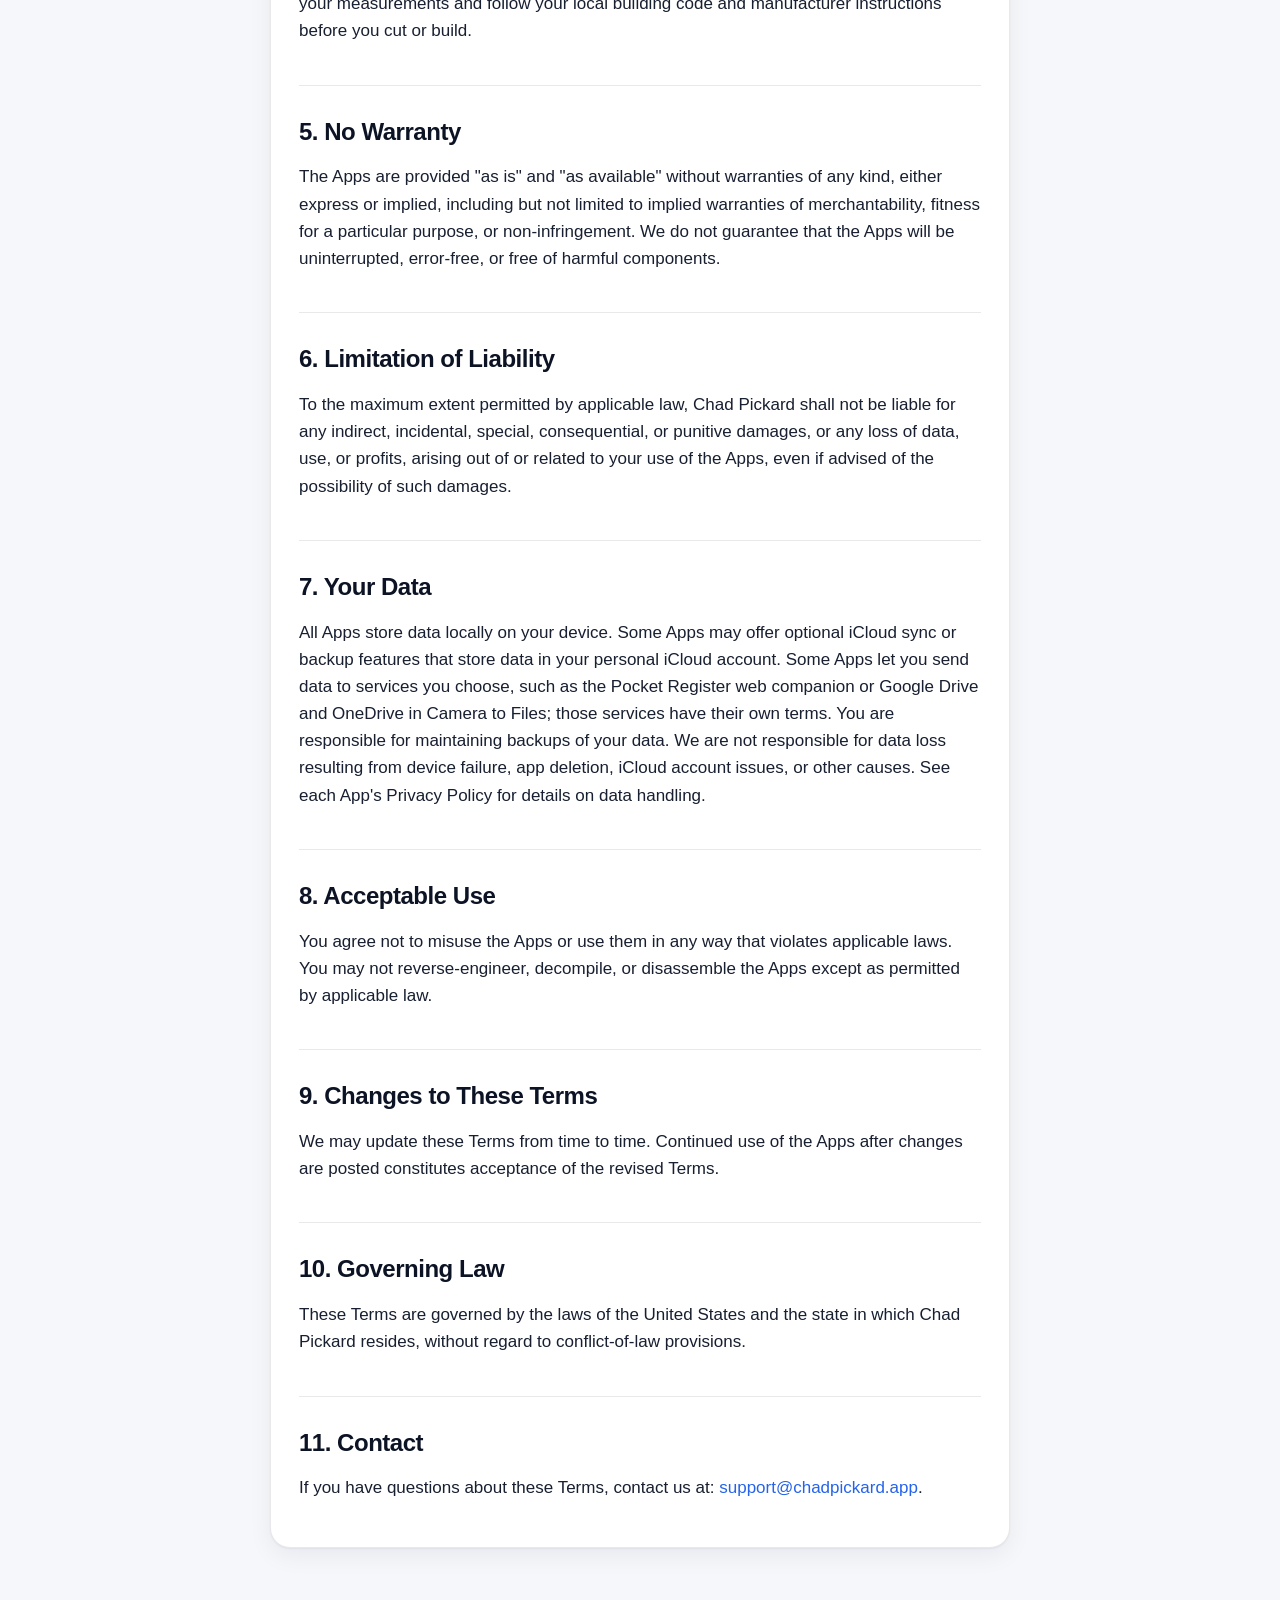
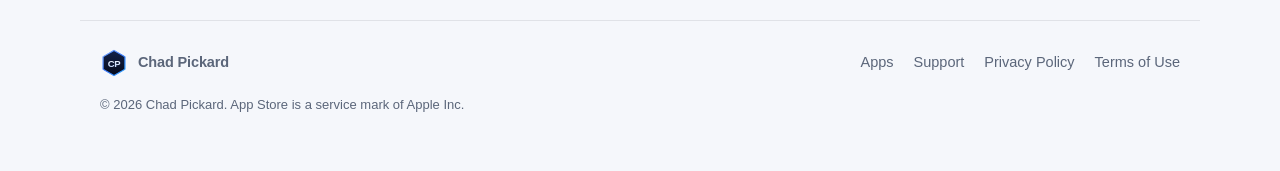
<file: terms.html>
<!doctype html>
<html lang="en">
<head>
  <meta charset="utf-8">
  <meta name="viewport" content="width=device-width, initial-scale=1, viewport-fit=cover">
  <title>Terms of Use · Chad Pickard</title>
  <meta name="description" content="Terms of use for Chad Pickard's iPhone apps.">
  <meta name="theme-color" content="#050a18">
  <link rel="icon" href="assets/logo.svg" type="image/svg+xml">
  <link rel="apple-touch-icon" href="assets/apple-touch-icon.png">
  <link rel="stylesheet" href="assets/site.css">
</head>
<body>

<header class="topbar">
  <div class="wrap topbar-in">
    <a class="brand" href="./"><img src="assets/logo.svg" alt=""><span>Chad Pickard</span></a>
    <nav class="nav" aria-label="Main">
      <a href="./#apps">Apps</a>
      <a href="./#support">Support</a>
      <a href="privacy-policy.html">Privacy</a>
    </nav>
  </div>
</header>

<main class="wrap doc">
  <div class="doc-head">
    <a class="back" href="./">&larr; All apps</a>
    <h1>Terms of Use</h1>
    <p>Effective Date: November 3, 2026</p>
  </div>
  <div class="prose">
  <p>These Terms of Use ("Terms") apply to all iOS applications published by Chad Pickard, including Feet Inch Calculator: Jobsite (formerly FieldFraction), FlagHour, DoseSteady, Pocket Register, Camera to Files, Bills Due Tracker, Payoff Planner, Home Proof Inventory, Best Hour Weather, and Cryptogram: Classic Quotes (each an "App," collectively "Apps").</p>

  <p>By downloading, installing, or using any of the Apps, you agree to these Terms. If you do not agree, do not use the Apps.</p>

  

  <h2>1. License</h2>
  <p>Each App is licensed, not sold, to you for personal, non-commercial use on Apple devices you own or control, subject to Apple's Licensed Application End User License Agreement (EULA) and these Terms.</p>

  <h2>2. In-App Purchases &amp; Subscriptions</h2>
  <p>Some Apps offer optional in-app purchases or auto-renewable subscriptions to unlock additional features ("Pro"). Purchases and subscriptions are processed by Apple and are subject to Apple's terms. We do not have access to your payment information. Subscriptions automatically renew unless cancelled at least 24 hours before the end of the current period. You can manage and cancel subscriptions in your device's Settings &gt; Apple ID &gt; Subscriptions. All sales are final unless otherwise required by applicable law or Apple's refund policies.</p>

  <h2>3. Health &amp; Medical Disclaimer</h2>
  <p>DoseSteady is a personal organizational tool. It is <strong>not</strong> a medical device and does not provide medical advice, diagnosis, or treatment. Medication reminders, refill tracking, and health insights are provided for informational and convenience purposes only. Always follow your healthcare provider's instructions regarding medications, dosages, and schedules. Do not rely solely on this app for medication management decisions.</p>

  <h2>4. Pay, Payoff &amp; Measurement Estimates</h2>
  <p>FlagHour is a personal tracking tool for flat-rate technicians. It is <strong>not</strong> a payroll system and does not guarantee the accuracy of pay calculations, flagged hours, or efficiency metrics. Expected pay figures are estimates based on the data you enter. Always verify your pay with your employer's official payroll records. Do not rely solely on this app for pay disputes or financial decisions.</p>
  <p>Payoff Planner's projections and payoff dates are estimates based on the numbers you enter. They are not financial advice. Feet Inch Calculator is a calculation aid; always check your measurements and follow your local building code and manufacturer instructions before you cut or build.</p>

  <h2>5. No Warranty</h2>
  <p>The Apps are provided "as is" and "as available" without warranties of any kind, either express or implied, including but not limited to implied warranties of merchantability, fitness for a particular purpose, or non-infringement. We do not guarantee that the Apps will be uninterrupted, error-free, or free of harmful components.</p>

  <h2>6. Limitation of Liability</h2>
  <p>To the maximum extent permitted by applicable law, Chad Pickard shall not be liable for any indirect, incidental, special, consequential, or punitive damages, or any loss of data, use, or profits, arising out of or related to your use of the Apps, even if advised of the possibility of such damages.</p>

  <h2>7. Your Data</h2>
  <p>All Apps store data locally on your device. Some Apps may offer optional iCloud sync or backup features that store data in your personal iCloud account. Some Apps let you send data to services you choose, such as the Pocket Register web companion or Google Drive and OneDrive in Camera to Files; those services have their own terms. You are responsible for maintaining backups of your data. We are not responsible for data loss resulting from device failure, app deletion, iCloud account issues, or other causes. See each App's Privacy Policy for details on data handling.</p>

  <h2>8. Acceptable Use</h2>
  <p>You agree not to misuse the Apps or use them in any way that violates applicable laws. You may not reverse-engineer, decompile, or disassemble the Apps except as permitted by applicable law.</p>

  <h2>9. Changes to These Terms</h2>
  <p>We may update these Terms from time to time. Continued use of the Apps after changes are posted constitutes acceptance of the revised Terms.</p>

  <h2>10. Governing Law</h2>
  <p>These Terms are governed by the laws of the United States and the state in which Chad Pickard resides, without regard to conflict-of-law provisions.</p>

  <h2>11. Contact</h2>
  <p>If you have questions about these Terms, contact us at:
     <a href="mailto:support@chadpickard.app">support@chadpickard.app</a>.</p>
  </div>
</main>

<footer class="footer">
  <div class="wrap footer-in">
    <a class="brand" href="./"><img src="assets/logo.svg" alt=""><span>Chad Pickard</span></a>
    <nav aria-label="Footer">
      <a href="./#apps">Apps</a>
      <a href="./#support">Support</a>
      <a href="privacy-policy.html">Privacy Policy</a>
      <a href="terms.html">Terms of Use</a>
    </nav>
    <p class="fine">© <span id="year">2026</span> Chad Pickard. App Store is a service mark of Apple Inc.</p>
  </div>
</footer>

<script src="assets/site.js"></script>
</body>
</html>
</file>
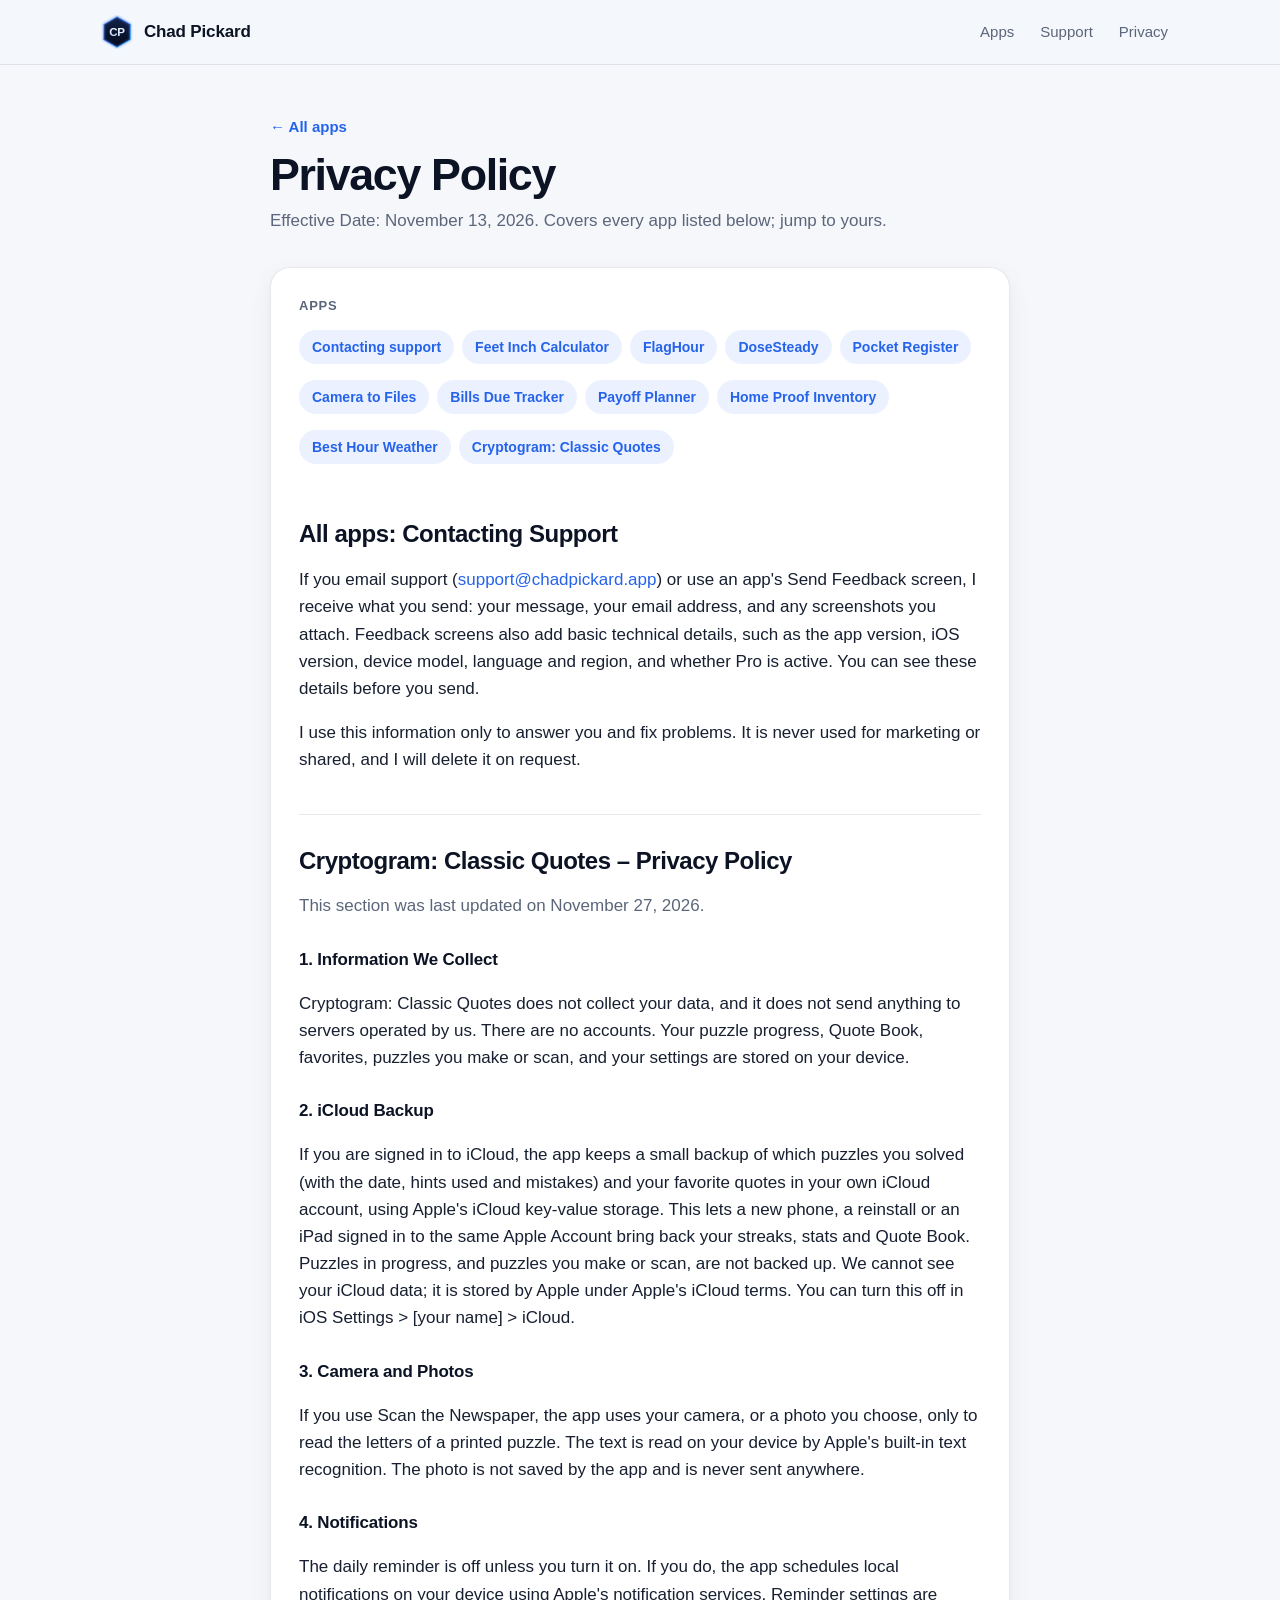
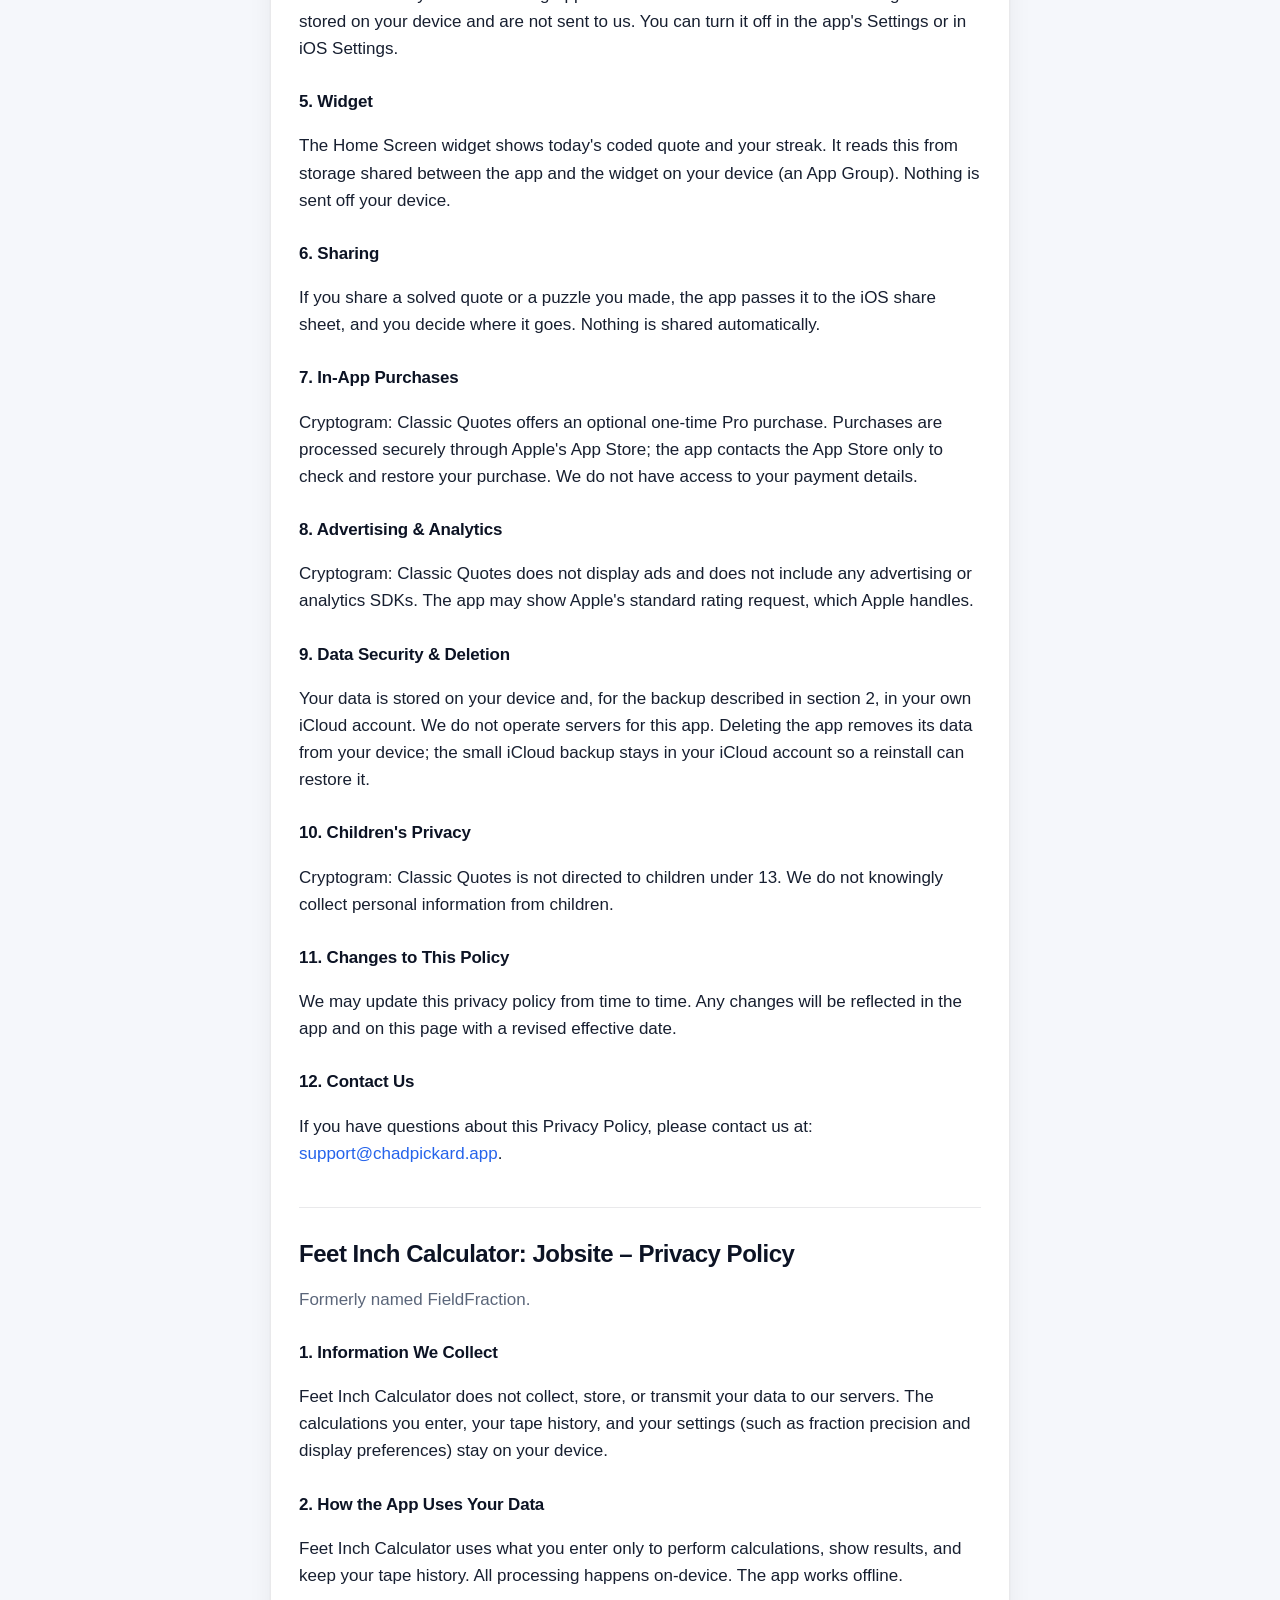
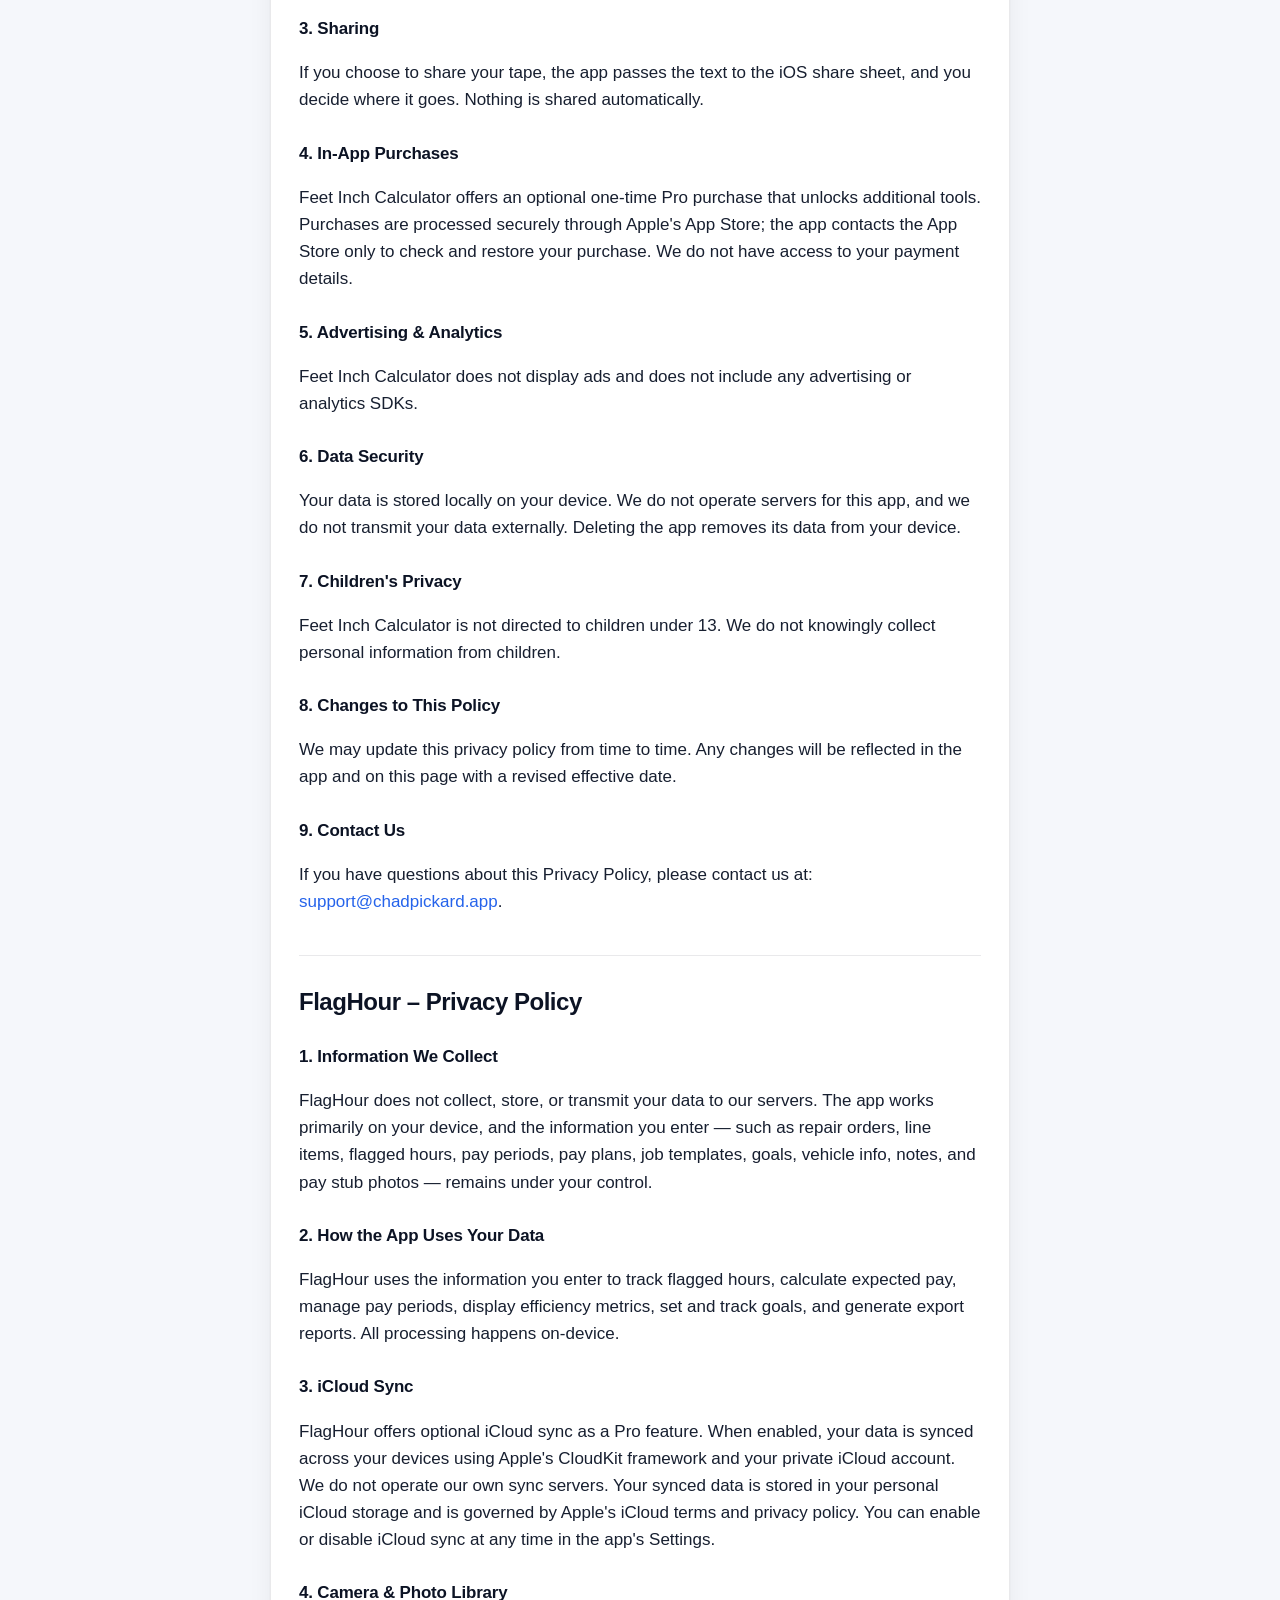
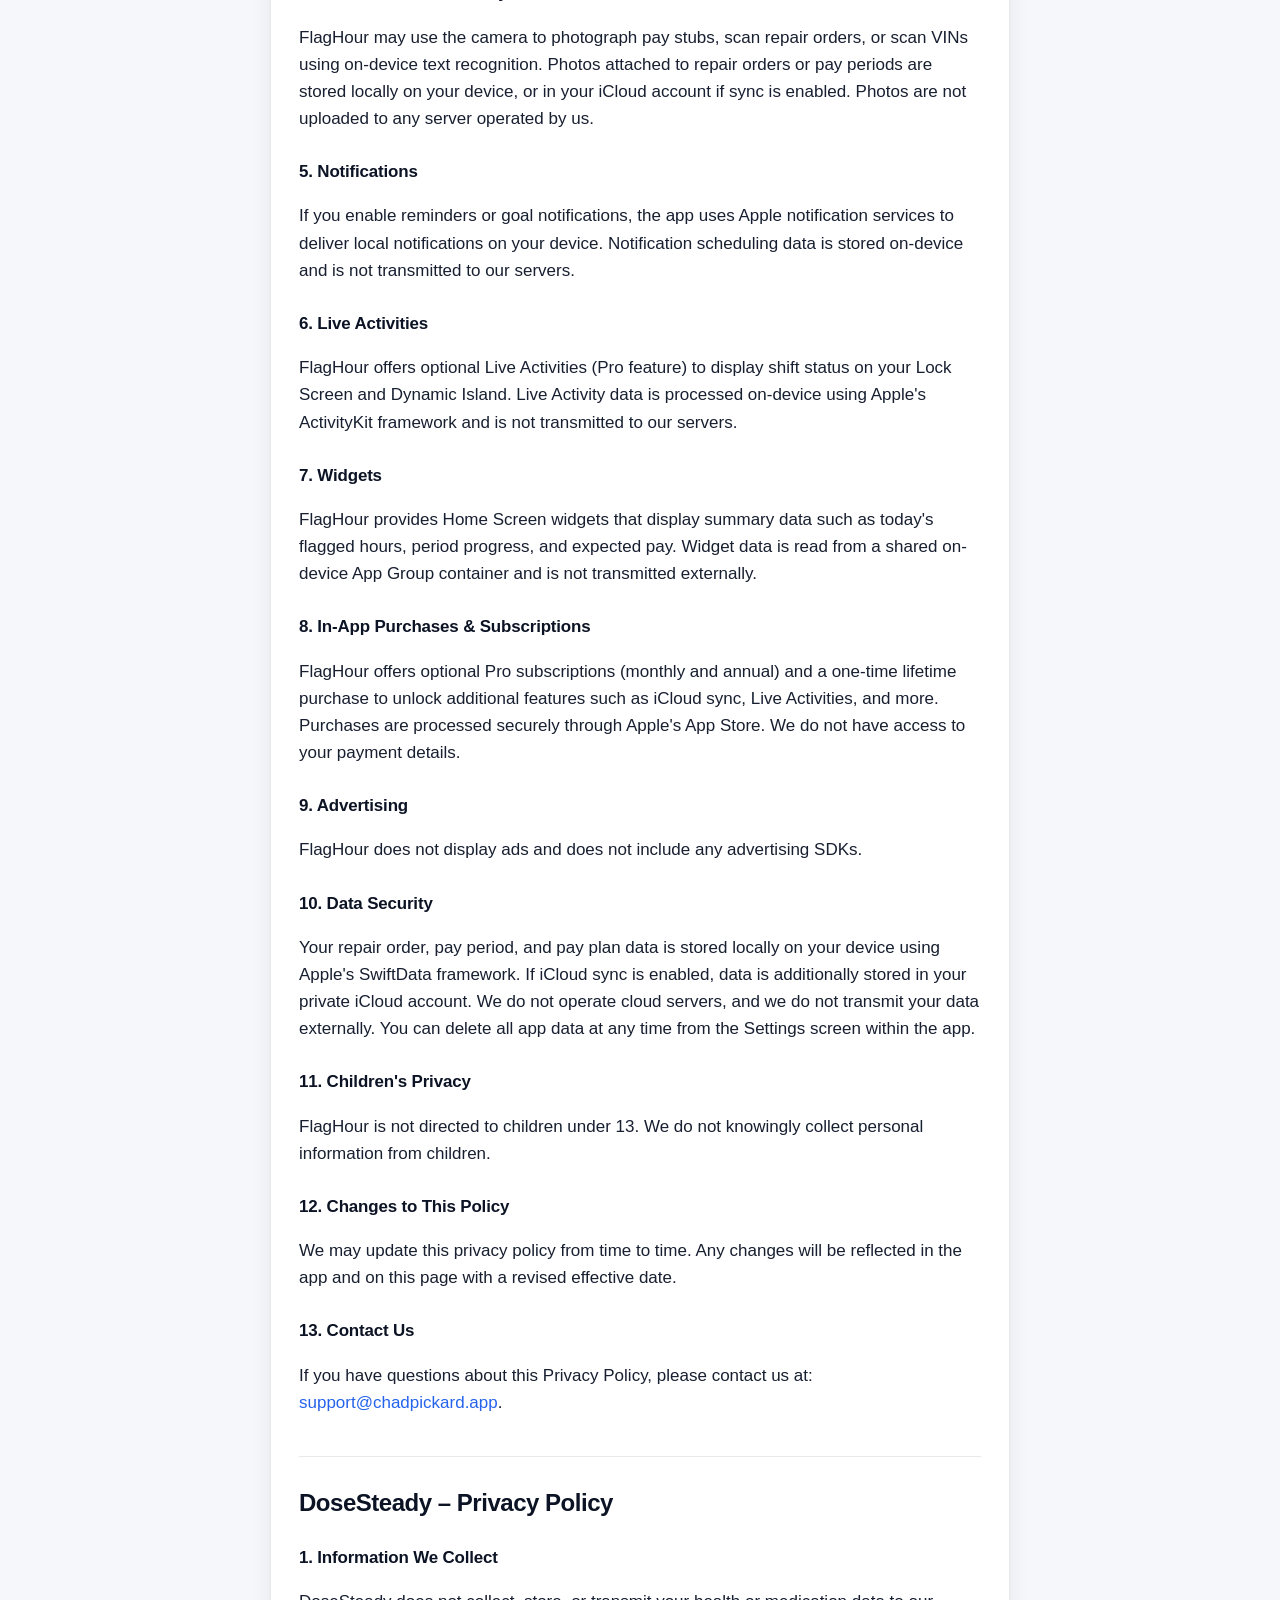
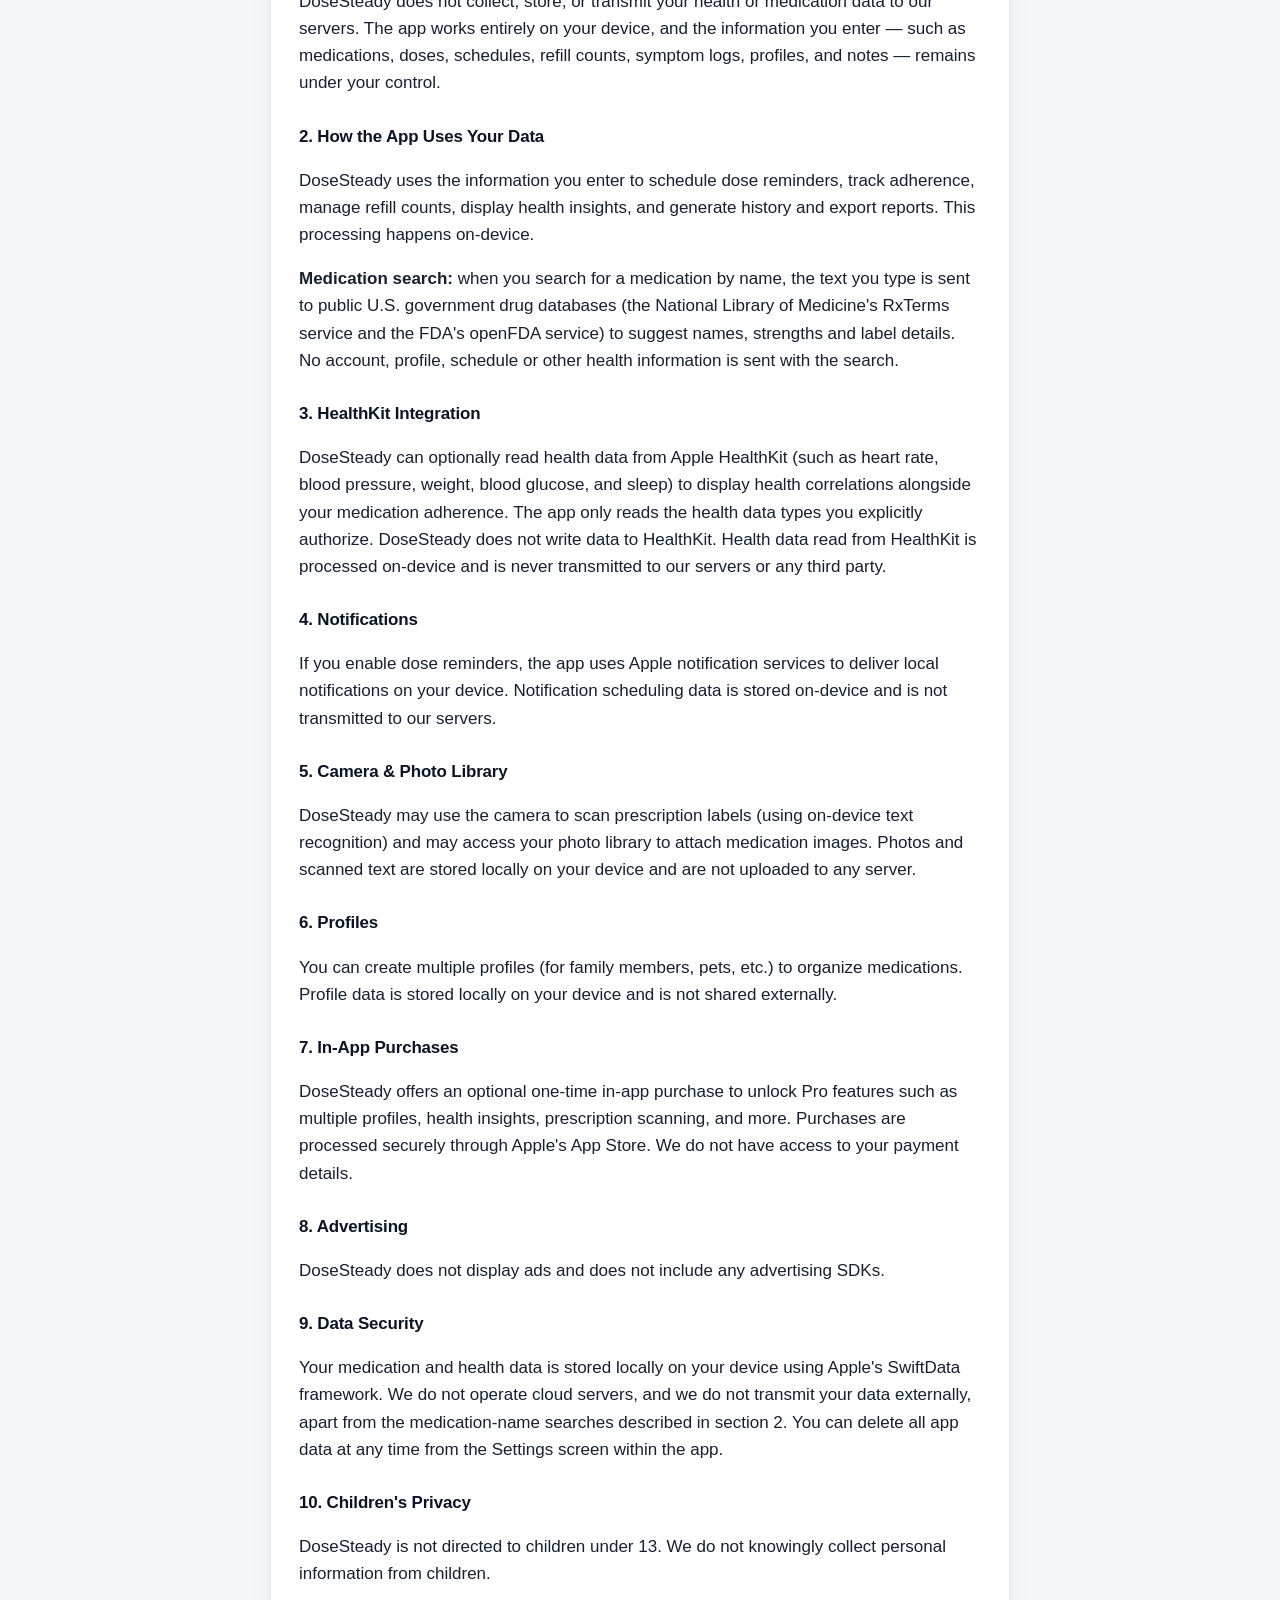
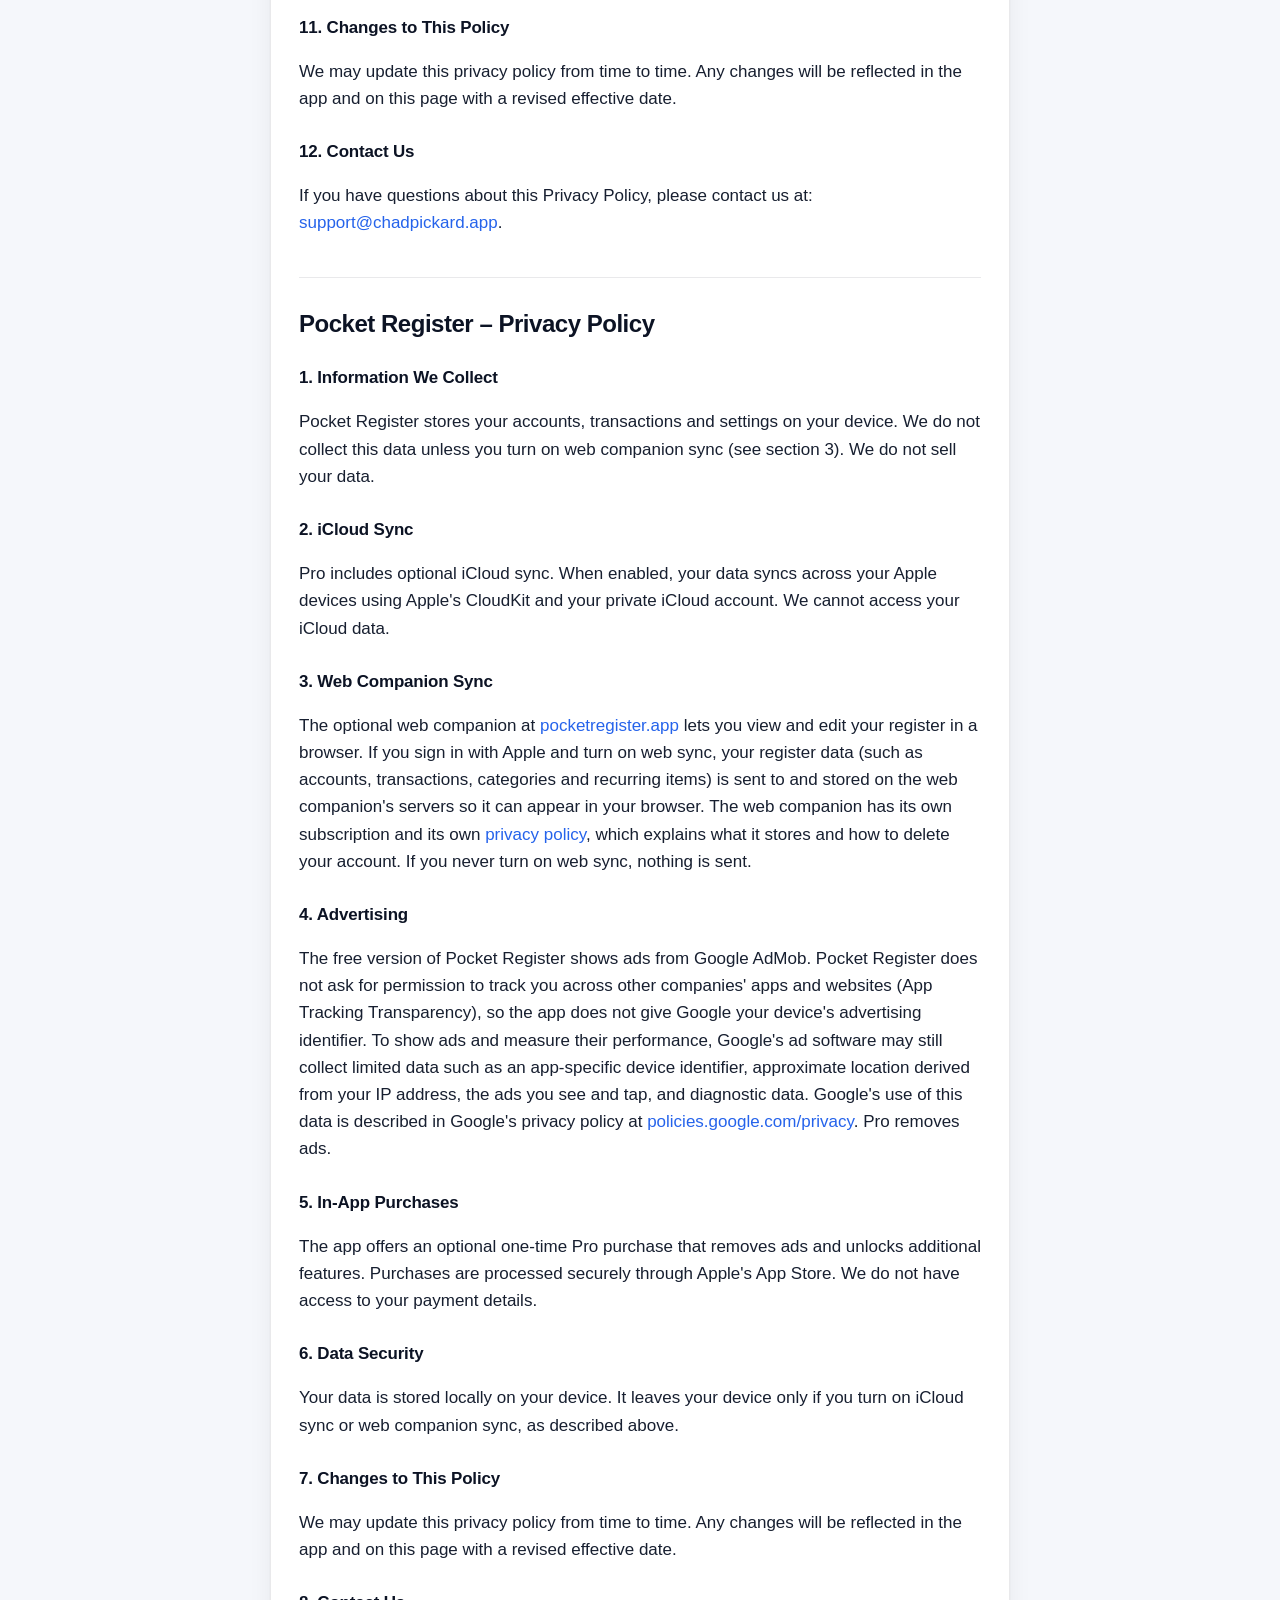
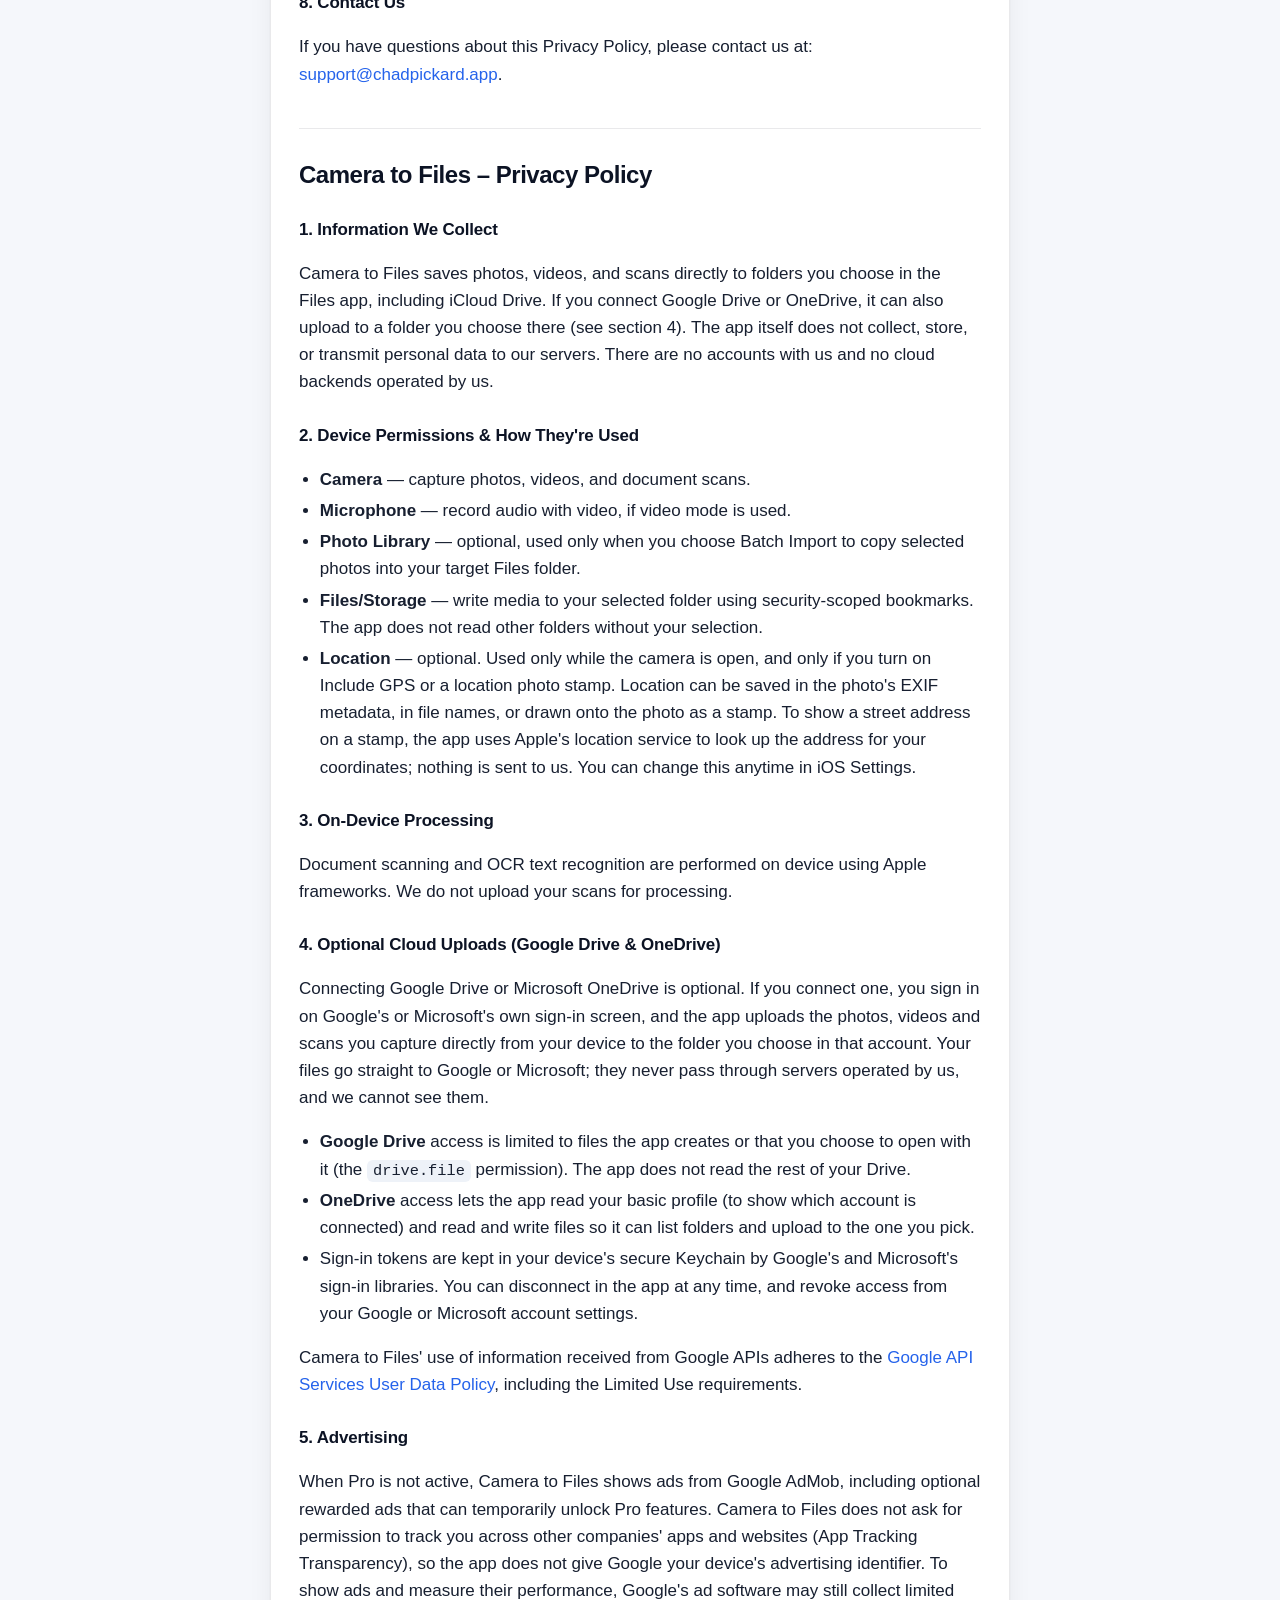
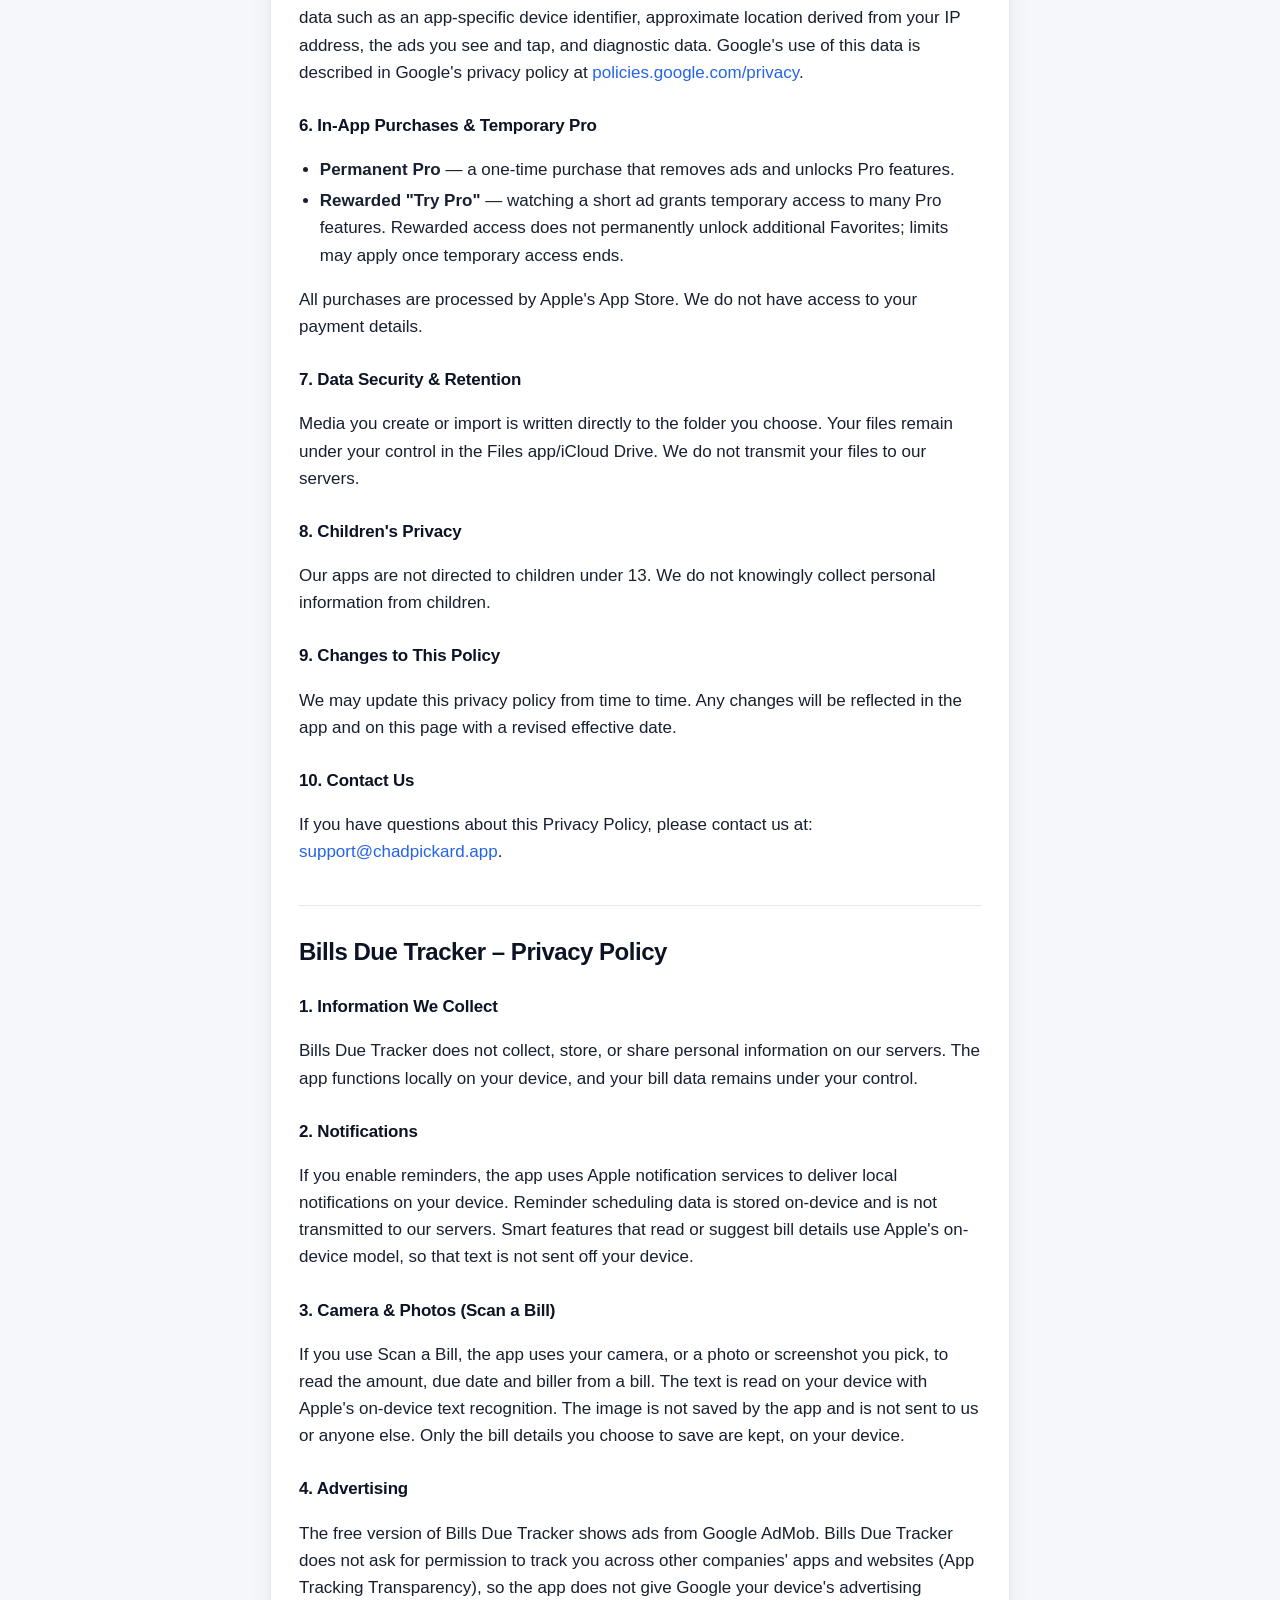
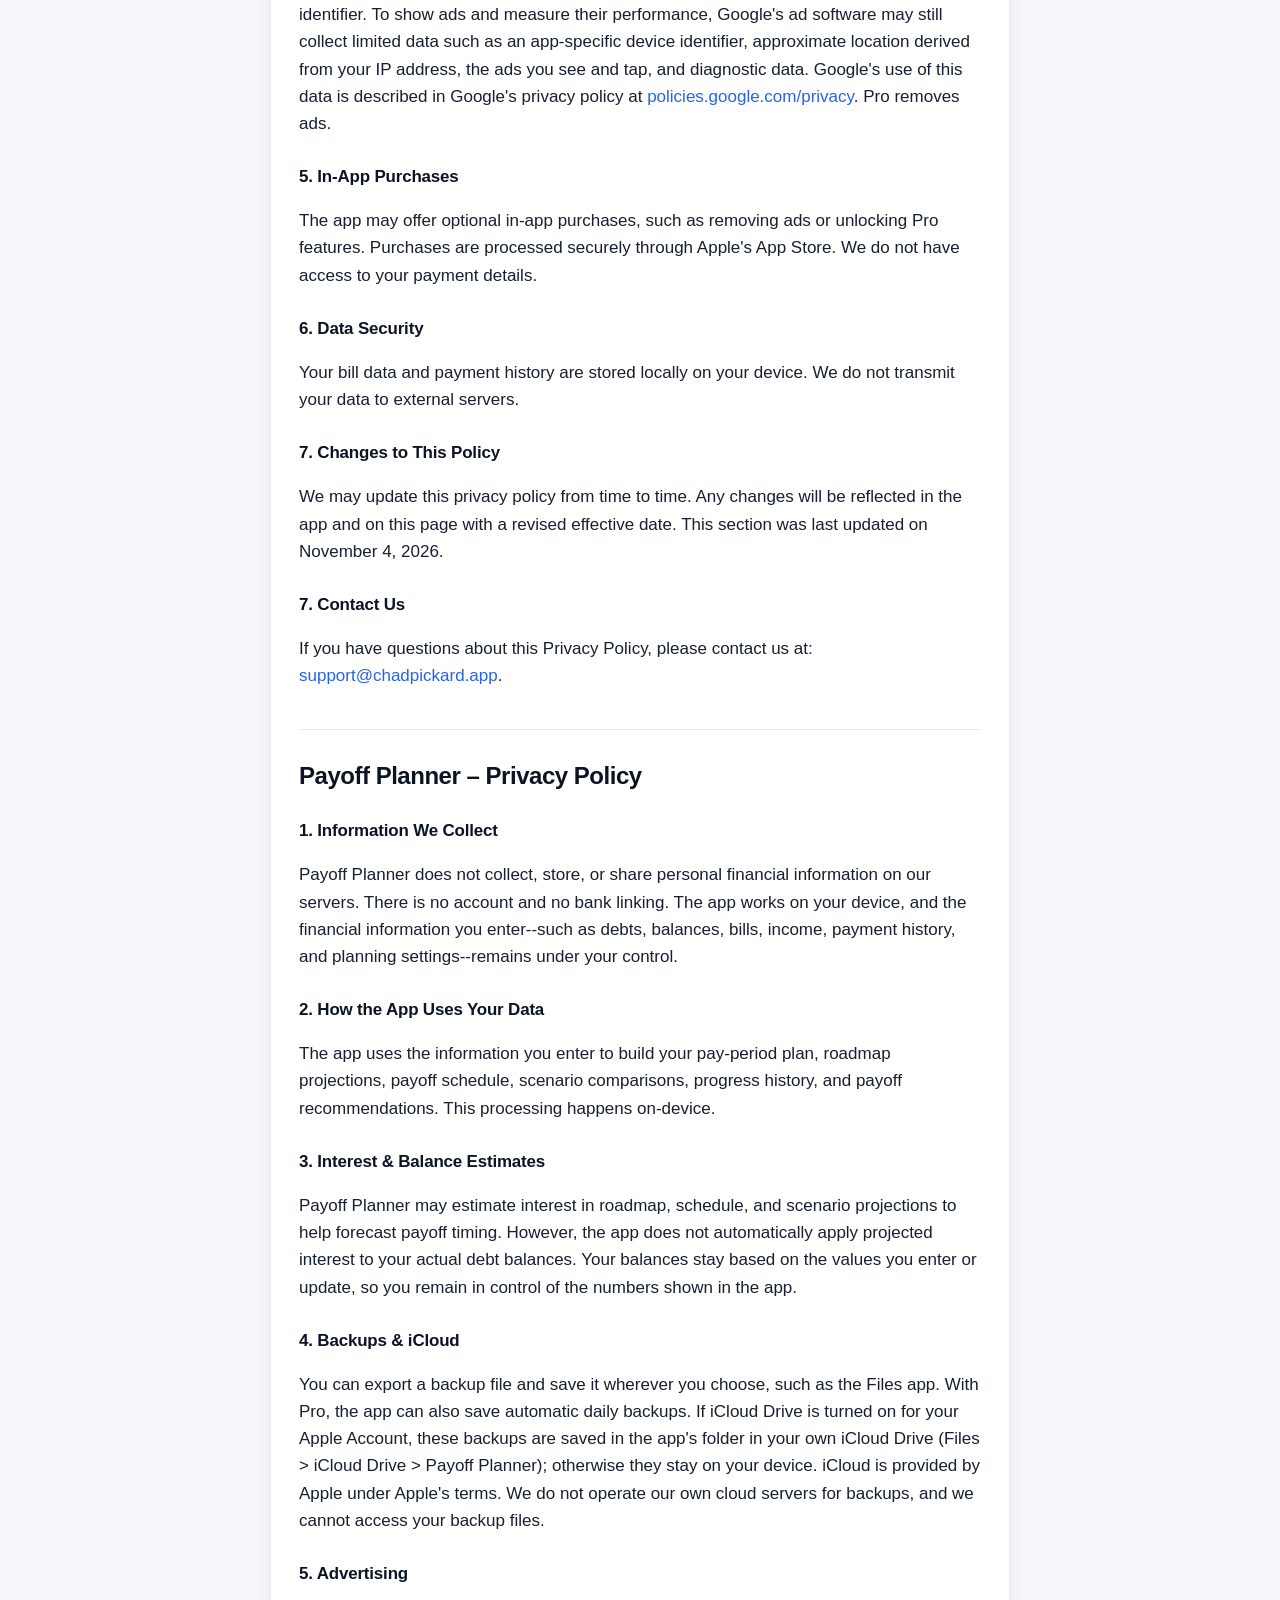
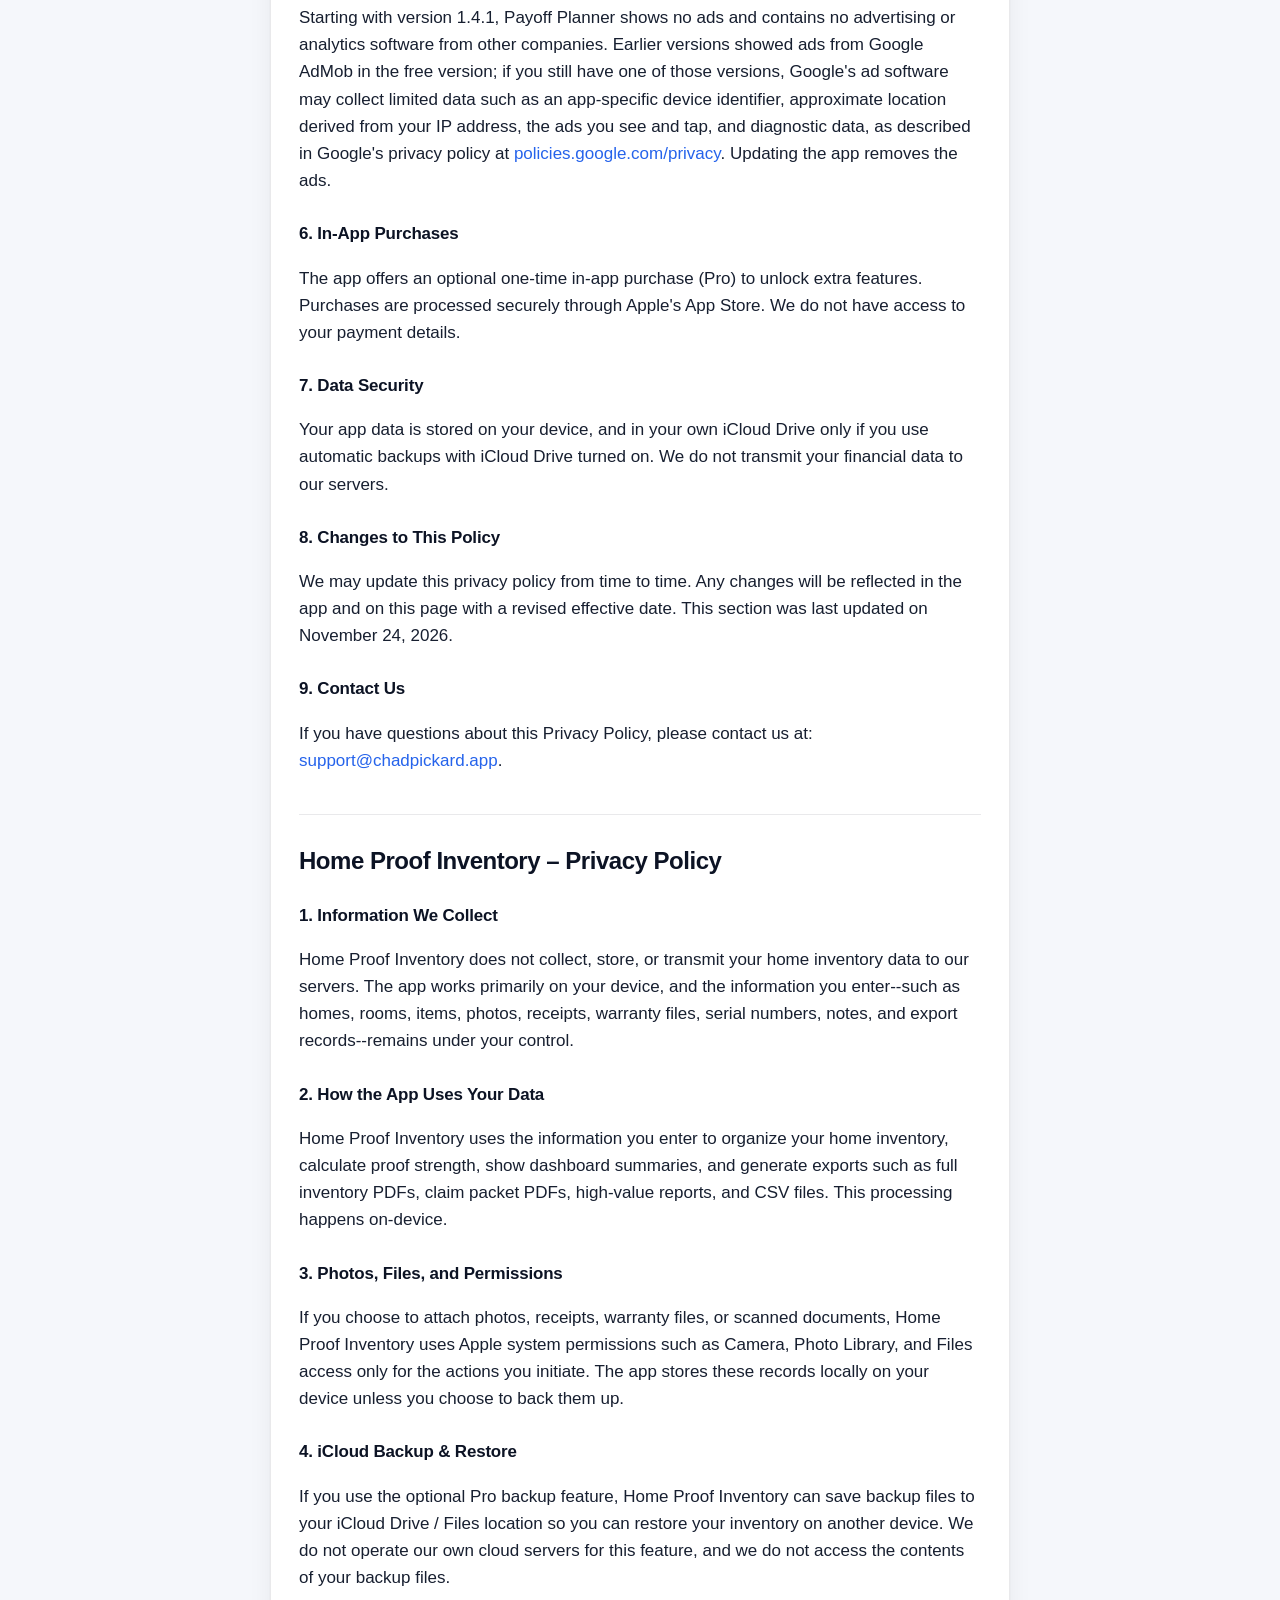
<file: ConsenusWeather/privacy.html>
<!doctype html>
<html lang="en">
<head>
  <meta charset="utf-8">
  <meta name="viewport" content="width=device-width, initial-scale=1">
  <title>Best Hour Weather Privacy Policy</title>
  <meta http-equiv="refresh" content="0; url=../privacy-policy.html#best-hour-weather">
  <link rel="canonical" href="https://chadpickard.app/privacy-policy.html#best-hour-weather">
  <script>location.replace('../privacy-policy.html#best-hour-weather')</script>
  <style>body{margin:0;padding:24px 16px;font:17px/1.5 -apple-system,BlinkMacSystemFont,"Segoe UI",Roboto,sans-serif;background:#f5f7fb;color:#0c1324}a{color:#2563eb}@media(prefers-color-scheme:dark){body{background:#060a15;color:#e8edf6}a{color:#6b9bff}}</style>
</head>
<body>
  <p>The Best Hour Weather privacy policy has moved to <a href="../privacy-policy.html#best-hour-weather">chadpickard.app/privacy-policy.html</a>.</p>
</body>
</html>
</file>
<file: assets/site.css>
/* Shared styles for chadpickard.app (served from GitHub Pages). */

:root {
  --bg: #f5f7fb;
  --surface: #ffffff;
  --surface-2: #eef2f8;
  --text: #0c1324;
  --muted: #5b667a;
  --line: rgba(12, 19, 36, .09);
  --accent: #2563eb;
  --accent-2: #0ea5e9;
  --accent-soft: rgba(37, 99, 235, .09);
  --ink: #050a18;
  --shadow: 0 1px 2px rgba(12, 19, 36, .05), 0 8px 24px rgba(12, 19, 36, .06);
  --shadow-lg: 0 2px 6px rgba(12, 19, 36, .06), 0 20px 44px rgba(12, 19, 36, .12);
  --radius: 20px;
  --max: 1120px;
  color-scheme: light dark;
}

@media (prefers-color-scheme: dark) {
  :root {
    --bg: #060a15;
    --surface: #0d1426;
    --surface-2: #131c33;
    --text: #e8edf6;
    --muted: #97a2b7;
    --line: rgba(255, 255, 255, .08);
    --accent: #6b9bff;
    --accent-2: #38bdf8;
    --accent-soft: rgba(107, 155, 255, .13);
    --shadow: 0 1px 2px rgba(0, 0, 0, .4), 0 8px 24px rgba(0, 0, 0, .3);
    --shadow-lg: 0 2px 6px rgba(0, 0, 0, .45), 0 20px 44px rgba(0, 0, 0, .45);
  }
}

*, *::before, *::after { box-sizing: border-box; }

html { -webkit-text-size-adjust: 100%; scroll-behavior: smooth; }
@media (prefers-reduced-motion: reduce) { html { scroll-behavior: auto; } }

body {
  margin: 0;
  background: var(--bg);
  color: var(--text);
  font: 400 17px/1.6 -apple-system, BlinkMacSystemFont, "SF Pro Text", "Segoe UI", Roboto, "Helvetica Neue", Arial, sans-serif;
  -webkit-font-smoothing: antialiased;
  text-rendering: optimizeLegibility;
}

img { max-width: 100%; display: block; }
a { color: var(--accent); text-decoration: none; }
a:hover { text-decoration: underline; text-underline-offset: 3px; }
:focus-visible { outline: 3px solid var(--accent-2); outline-offset: 3px; border-radius: 6px; }
[id] { scroll-margin-top: 84px; }

.wrap { max-width: var(--max); margin: 0 auto; padding: 0 20px; }
@media (max-width: 600px) { .wrap { padding: 0 16px; } }

.sr-only { position: absolute; width: 1px; height: 1px; overflow: hidden; clip: rect(0 0 0 0); white-space: nowrap; }

/* ---------- Top bar ---------- */

.topbar {
  position: sticky; top: 0; z-index: 20;
  background: color-mix(in srgb, var(--bg) 82%, transparent);
  -webkit-backdrop-filter: saturate(180%) blur(16px);
  backdrop-filter: saturate(180%) blur(16px);
  border-bottom: 1px solid var(--line);
}
.topbar-in { display: flex; align-items: center; justify-content: space-between; height: 64px; gap: 16px; }
.brand { display: inline-flex; align-items: center; gap: 10px; color: inherit; font-weight: 700; letter-spacing: -.01em; }
.brand:hover { text-decoration: none; }
.brand img { width: 34px; height: 34px; }
.brand span { white-space: nowrap; }
.nav { display: flex; gap: 2px; }
.nav a { color: var(--muted); font-size: 15px; font-weight: 500; padding: 8px 12px; border-radius: 999px; }
.nav a:hover { color: var(--text); background: var(--accent-soft); text-decoration: none; }
@media (max-width: 420px) { .nav a { padding: 8px 8px; font-size: 14px; } .brand { gap: 8px; } .brand img { width: 30px; height: 30px; } .brand span { font-size: 16px; } }

.topbar--dark { position: absolute; left: 0; right: 0; background: transparent; border-bottom-color: transparent; -webkit-backdrop-filter: none; backdrop-filter: none; }
.topbar--dark .brand { color: #fff; }
.topbar--dark .nav a { color: rgba(233, 238, 251, .72); }
.topbar--dark .nav a:hover { color: #fff; background: rgba(255, 255, 255, .08); }

/* ---------- Hero ---------- */

.hero {
  position: relative; overflow: hidden; isolation: isolate;
  color: #e9eefb;
  background:
    radial-gradient(900px 520px at 50% -12%, rgba(47, 107, 255, .48), transparent 62%),
    radial-gradient(520px 380px at 88% 38%, rgba(25, 195, 255, .16), transparent 64%),
    radial-gradient(520px 380px at 8% 70%, rgba(80, 70, 255, .14), transparent 64%),
    var(--ink);
  padding: 120px 0 88px;
  text-align: center;
}
.hero::before {
  content: ""; position: absolute; inset: 0; z-index: -1;
  background-image: radial-gradient(rgba(255, 255, 255, .16) 1px, transparent 1.2px);
  background-size: 22px 22px;
  -webkit-mask-image: radial-gradient(ellipse 70% 60% at 50% 20%, #000 20%, transparent 75%);
  mask-image: radial-gradient(ellipse 70% 60% at 50% 20%, #000 20%, transparent 75%);
}
.hero::after {
  content: ""; position: absolute; left: 0; right: 0; bottom: 0; height: 1px; z-index: -1;
  background: linear-gradient(90deg, transparent, rgba(107, 155, 255, .55), transparent);
}
.hero-logo {
  width: 112px; height: 112px; margin: 0 auto 28px;
  filter: drop-shadow(0 0 26px rgba(59, 123, 255, .55)) drop-shadow(0 0 60px rgba(34, 196, 255, .2));
  animation: float 7s ease-in-out infinite;
}
@keyframes float { 50% { transform: translateY(-6px); } }
@media (prefers-reduced-motion: reduce) { .hero-logo { animation: none; } }

.eyebrow {
  display: inline-flex; align-items: center; gap: 8px;
  font-size: 13px; font-weight: 600; letter-spacing: .06em; text-transform: uppercase;
  color: var(--accent);
}
.hero .eyebrow {
  color: #b9d3ff; padding: 6px 14px; border-radius: 999px;
  background: rgba(255, 255, 255, .06); border: 1px solid rgba(255, 255, 255, .12);
}
.hero h1 {
  margin: 20px auto 0; max-width: 16ch;
  font-size: clamp(2.3rem, 6.4vw, 4rem); line-height: 1.05; letter-spacing: -.035em; font-weight: 800;
  color: #fff;
}
.grad {
  background: linear-gradient(92deg, #9cc4ff 0%, #5b8dff 45%, #3ad0ff 100%);
  -webkit-background-clip: text; background-clip: text; color: transparent;
}
.hero-sub { margin: 22px auto 0; max-width: 34em; font-size: clamp(1.02rem, 2.2vw, 1.2rem); color: rgba(233, 238, 251, .76); }
.hero-ctas { display: flex; gap: 12px; justify-content: center; flex-wrap: wrap; margin-top: 34px; }

.pills { display: flex; flex-wrap: wrap; justify-content: center; gap: 10px 22px; margin: 40px auto 0; padding: 0; list-style: none; font-size: 15px; color: rgba(233, 238, 251, .8); }
.pills li { display: inline-flex; align-items: center; gap: 8px; }
.pills svg { width: 18px; height: 18px; color: #3ad0ff; flex: none; }

/* ---------- Buttons ---------- */

.btn {
  display: inline-flex; align-items: center; justify-content: center; gap: 8px;
  height: 50px; padding: 0 24px; border-radius: 999px;
  font-size: 16px; font-weight: 600; letter-spacing: -.005em;
  transition: transform .15s ease, box-shadow .2s ease, background-color .2s ease;
}
.btn:hover { text-decoration: none; transform: translateY(-1px); }
.btn:active { transform: translateY(0); }
.btn-primary { color: #fff; background: linear-gradient(180deg, #4b86ff, #2563eb); box-shadow: 0 8px 24px rgba(37, 99, 235, .45), inset 0 1px 0 rgba(255, 255, 255, .25); }
.btn-primary:hover { box-shadow: 0 12px 30px rgba(37, 99, 235, .55), inset 0 1px 0 rgba(255, 255, 255, .25); }
.btn-ghost { color: #fff; background: rgba(255, 255, 255, .08); border: 1px solid rgba(255, 255, 255, .16); }
.btn-ghost:hover { background: rgba(255, 255, 255, .13); }
.btn svg { width: 18px; height: 18px; }

/* ---------- Sections ---------- */

.section { padding: 88px 0; }
.section + .section { padding-top: 0; }
.section-head { max-width: 640px; margin-bottom: 36px; }
.section-head h2 { margin: 10px 0 0; font-size: clamp(1.8rem, 4.2vw, 2.6rem); line-height: 1.12; letter-spacing: -.03em; font-weight: 800; }
.section-head p { margin: 14px 0 0; color: var(--muted); font-size: 1.06rem; }
@media (max-width: 600px) { .section { padding: 64px 0; } }

/* ---------- App cards ---------- */

.apps { display: grid; gap: 18px; grid-template-columns: repeat(auto-fill, minmax(300px, 1fr)); }
@media (max-width: 360px) { .apps { grid-template-columns: 1fr; } }

.app-card {
  position: relative; display: flex; flex-direction: column;
  background: var(--surface); border: 1px solid var(--line); border-radius: var(--radius);
  padding: 22px; box-shadow: var(--shadow);
  transition: transform .2s ease, box-shadow .25s ease, border-color .25s ease;
}
.app-card:hover { transform: translateY(-3px); box-shadow: var(--shadow-lg); border-color: color-mix(in srgb, var(--accent) 30%, var(--line)); }
.app-top { display: flex; align-items: center; gap: 16px; }
.app-icon { width: 68px; height: 68px; border-radius: 22.5%; flex: none; box-shadow: 0 4px 14px rgba(12, 19, 36, .18), 0 0 0 .5px rgba(12, 19, 36, .1); }
.app-card h3 { margin: 0; font-size: 1.16rem; line-height: 1.25; letter-spacing: -.015em; }
.app-cat { margin: 3px 0 0; font-size: 14px; color: var(--muted); }
.app-desc { margin: 16px 0 20px; color: var(--muted); font-size: 15.5px; line-height: 1.55; flex: 1; }
.app-actions { display: flex; align-items: center; justify-content: space-between; gap: 12px; }
.store {
  display: inline-flex; align-items: center; gap: 6px; height: 38px; padding: 0 16px; border-radius: 999px;
  background: var(--text); color: var(--bg); font-size: 14px; font-weight: 600;
  transition: opacity .15s ease;
}
.store:hover { text-decoration: none; opacity: .86; }
.store svg { width: 14px; height: 14px; }
.more { font-size: 14.5px; font-weight: 600; }
.soon { display: inline-flex; align-items: center; height: 38px; padding: 0 14px; border-radius: 999px; font-size: 14px; font-weight: 600; color: var(--accent); background: var(--accent-soft); }
.badge-new { position: absolute; top: 18px; right: 18px; font-size: 12px; font-weight: 700; letter-spacing: .04em; text-transform: uppercase; color: var(--accent); background: var(--accent-soft); padding: 4px 10px; border-radius: 999px; }

/* ---------- Values ---------- */

.values { display: grid; gap: 18px; grid-template-columns: repeat(auto-fit, minmax(240px, 1fr)); }
.value { padding: 26px; border-radius: var(--radius); background: var(--surface); border: 1px solid var(--line); }
.value-icon { width: 44px; height: 44px; border-radius: 12px; display: grid; place-items: center; color: var(--accent); background: var(--accent-soft); }
.value-icon svg { width: 22px; height: 22px; }
.value h3 { margin: 18px 0 6px; font-size: 1.1rem; letter-spacing: -.01em; }
.value p { margin: 0; color: var(--muted); font-size: 15.5px; }

/* ---------- FAQ and help (details) ---------- */

.stack { background: var(--surface); border: 1px solid var(--line); border-radius: var(--radius); box-shadow: var(--shadow); overflow: hidden; }
.stack > details + details { border-top: 1px solid var(--line); }
.stack summary, .prose summary {
  list-style: none; cursor: pointer; display: flex; align-items: center; gap: 14px;
  padding: 18px 22px; font-weight: 600; letter-spacing: -.005em;
}
.stack summary::-webkit-details-marker, .prose summary::-webkit-details-marker { display: none; }
.stack summary::after, .prose summary::after {
  content: ""; margin-left: auto; flex: none; width: 10px; height: 10px;
  border-right: 2px solid var(--muted); border-bottom: 2px solid var(--muted);
  transform: rotate(45deg) translate(-2px, -2px); transition: transform .2s ease;
}
details[open] > summary::after { transform: rotate(-135deg) translate(-2px, -2px); }
.stack summary:hover { background: var(--accent-soft); }
.stack summary img { width: 40px; height: 40px; border-radius: 22.5%; flex: none; box-shadow: 0 0 0 .5px rgba(12, 19, 36, .12); }
.stack summary small { display: block; font-weight: 400; font-size: 14px; color: var(--muted); }
.detail-body { padding: 0 22px 22px; color: var(--text); }
.detail-body > :first-child { margin-top: 0; }
.detail-body p, .detail-body li { font-size: 16px; }
.detail-body .muted { color: var(--muted); }
.link-row { display: flex; flex-wrap: wrap; gap: 8px; margin: 14px 0 6px; padding: 0; list-style: none; }
.link-row a { display: inline-flex; align-items: center; height: 36px; padding: 0 14px; border-radius: 999px; font-size: 14.5px; font-weight: 600; background: var(--accent-soft); }
.link-row a:hover { text-decoration: none; filter: brightness(1.08); }
.data-note { margin-top: 14px; padding: 14px 16px; border-radius: 14px; background: var(--surface-2); font-size: 15px !important; color: var(--muted); }
.data-note strong { color: var(--text); }
.faq-sub { margin: 18px 0 6px; font-size: 15px; font-weight: 700; }
.help-title { margin: 48px 0 16px; font-size: 1.25rem; letter-spacing: -.015em; }

/* ---------- Contact ---------- */

.contact {
  position: relative; overflow: hidden; isolation: isolate;
  border-radius: 28px; padding: 48px 28px; text-align: center; color: #e9eefb;
  background: radial-gradient(600px 300px at 50% 0%, rgba(47, 107, 255, .45), transparent 70%), var(--ink);
}
.contact h2 { margin: 0; font-size: clamp(1.7rem, 4vw, 2.3rem); letter-spacing: -.03em; color: #fff; }
.contact p { max-width: 32em; margin: 12px auto 26px; color: rgba(233, 238, 251, .76); }
.contact .addr { display: block; margin-top: 16px; font-size: 15px; color: rgba(233, 238, 251, .6); }
.contact .note { display: block; max-width: 30em; margin: 10px auto 0; font-size: 14px; color: rgba(233, 238, 251, .6); }

/* ---------- Footer ---------- */

.footer { padding: 40px 0 56px; color: var(--muted); font-size: 14.5px; }
.footer-in { display: flex; flex-wrap: wrap; align-items: center; justify-content: space-between; gap: 18px; border-top: 1px solid var(--line); padding-top: 28px; }
.footer .brand img { width: 28px; height: 28px; }
.footer nav { display: flex; flex-wrap: wrap; gap: 6px 20px; }
.footer nav a { color: var(--muted); }
.footer nav a:hover { color: var(--text); }
.fine { width: 100%; margin: 0; font-size: 13px; }

/* ---------- Document pages (privacy, terms, guides) ---------- */

.doc { max-width: 780px; padding-top: 48px; padding-bottom: 32px; }
.doc-head h1 { margin: 10px 0 8px; font-size: clamp(2rem, 5vw, 2.8rem); line-height: 1.1; letter-spacing: -.03em; font-weight: 800; }
.doc-head p { margin: 0; color: var(--muted); }
.back { display: inline-flex; align-items: center; gap: 6px; font-size: 15px; font-weight: 600; }

.prose { margin-top: 32px; padding: 8px 28px 28px; background: var(--surface); border: 1px solid var(--line); border-radius: var(--radius); box-shadow: var(--shadow); }
@media (max-width: 600px) { .prose { padding: 4px 18px 20px; } }
.prose h2 { margin: 40px 0 8px; padding-top: 32px; border-top: 1px solid var(--line); font-size: 1.5rem; line-height: 1.2; letter-spacing: -.02em; }
.prose h2:first-child, .prose .doc-nav + h2, .prose .rule + h2 { border-top: 0; padding-top: 12px; }
.prose h3 { margin: 26px 0 6px; font-size: 1.06rem; letter-spacing: -.01em; }
.prose p, .prose li { color: color-mix(in srgb, var(--text) 86%, var(--muted)); }
.prose ul { padding-left: 1.3rem; }
.prose li { margin: 4px 0; }
.prose code { font-size: .9em; padding: 2px 6px; border-radius: 6px; background: var(--surface-2); }
.prose .rule { display: none; }
.prose .muted { color: var(--muted); }
.prose details { border-bottom: 1px solid var(--line); }
.prose summary { padding: 14px 0; }
.prose details > :not(summary) { margin-top: 0; }
.prose details > p:last-child { padding-bottom: 12px; }

.doc-nav { margin: 20px 0 8px; }
.doc-nav strong { display: block; margin-bottom: 10px; font-size: 13px; letter-spacing: .06em; text-transform: uppercase; color: var(--muted); }
.doc-nav ul { display: flex; flex-wrap: wrap; gap: 8px; margin: 0; padding: 0; list-style: none; }
.doc-nav a { display: inline-flex; height: 34px; align-items: center; padding: 0 13px; border-radius: 999px; background: var(--accent-soft); font-size: 14px; font-weight: 600; }
.doc-nav a:hover { text-decoration: none; filter: brightness(1.08); }

/* ---------- Reveal on scroll ---------- */

.js .reveal { opacity: 0; transform: translateY(16px); transition: opacity .6s ease, transform .6s cubic-bezier(.2, .7, .2, 1); transition-delay: calc(var(--d, 0) * 70ms); }
.js .reveal.in { opacity: 1; transform: none; }
@media (prefers-reduced-motion: reduce) { .js .reveal { opacity: 1; transform: none; transition: none; } }
</file>
